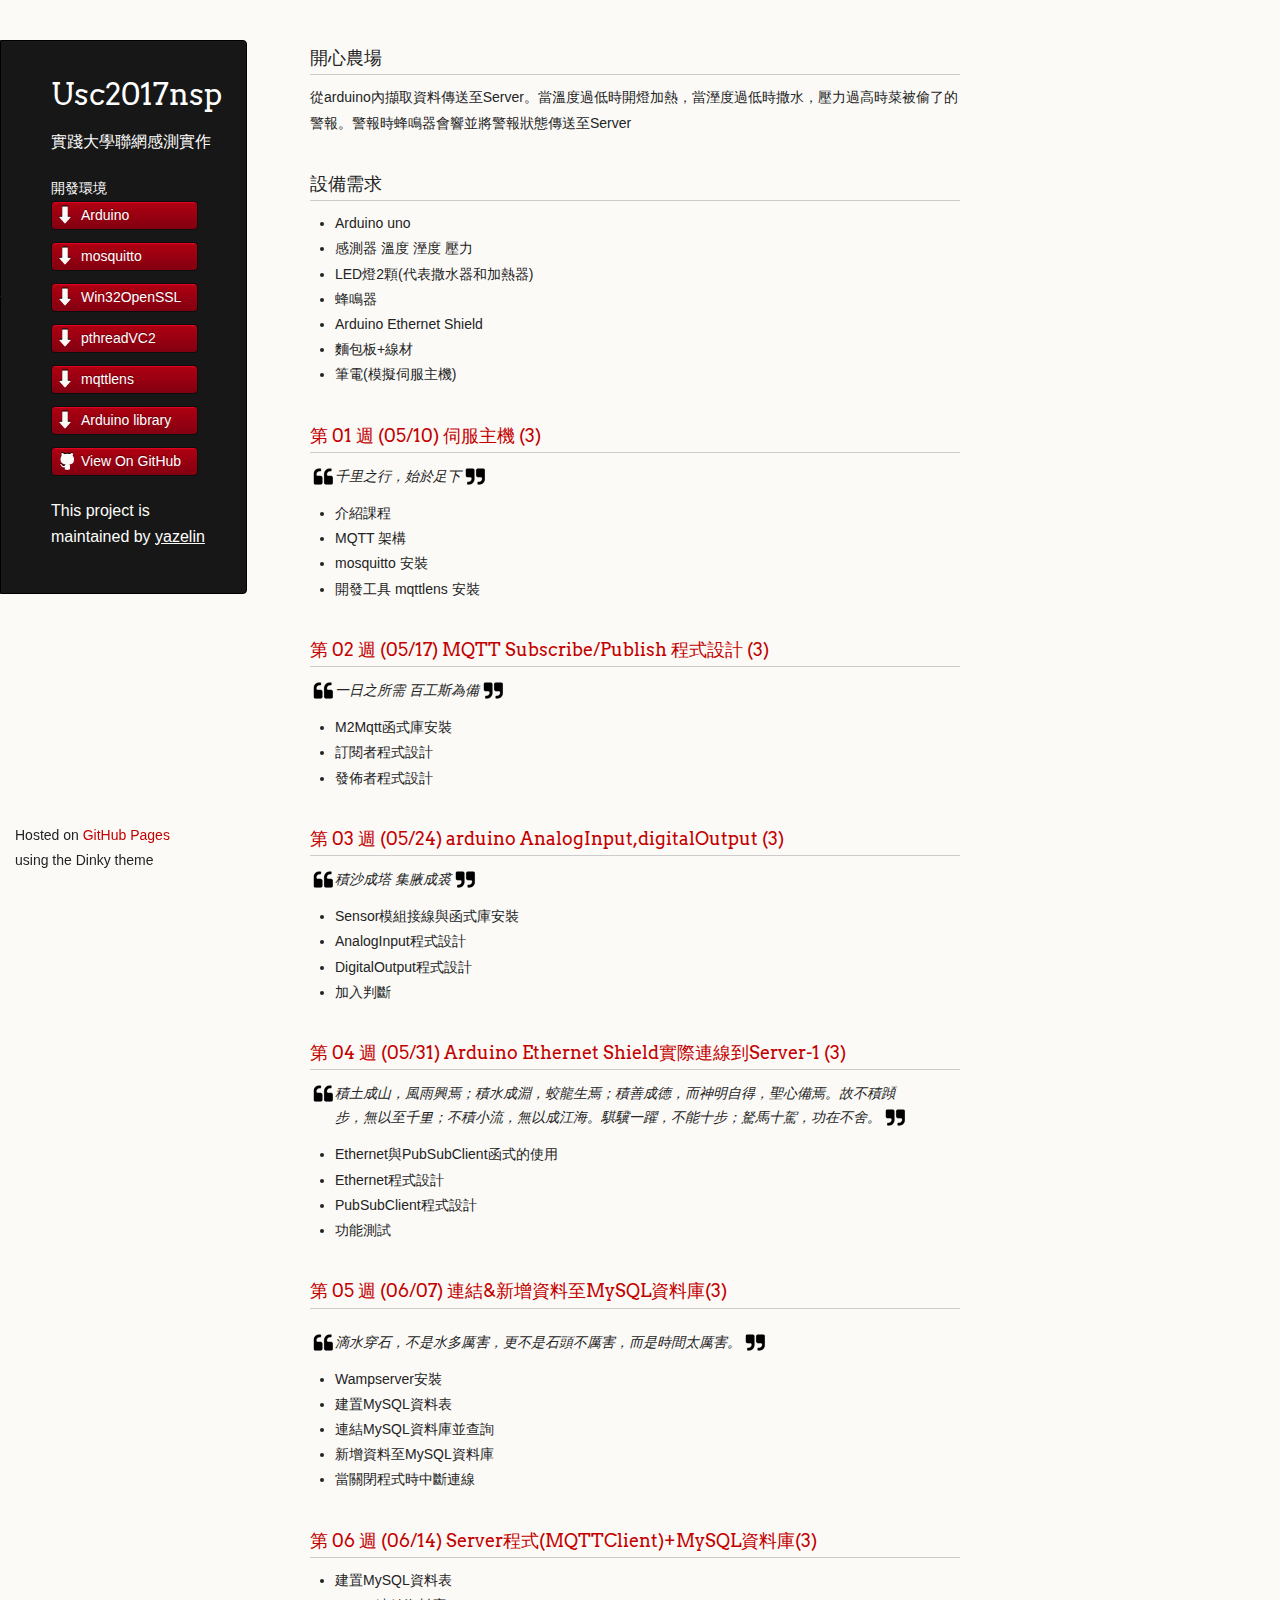
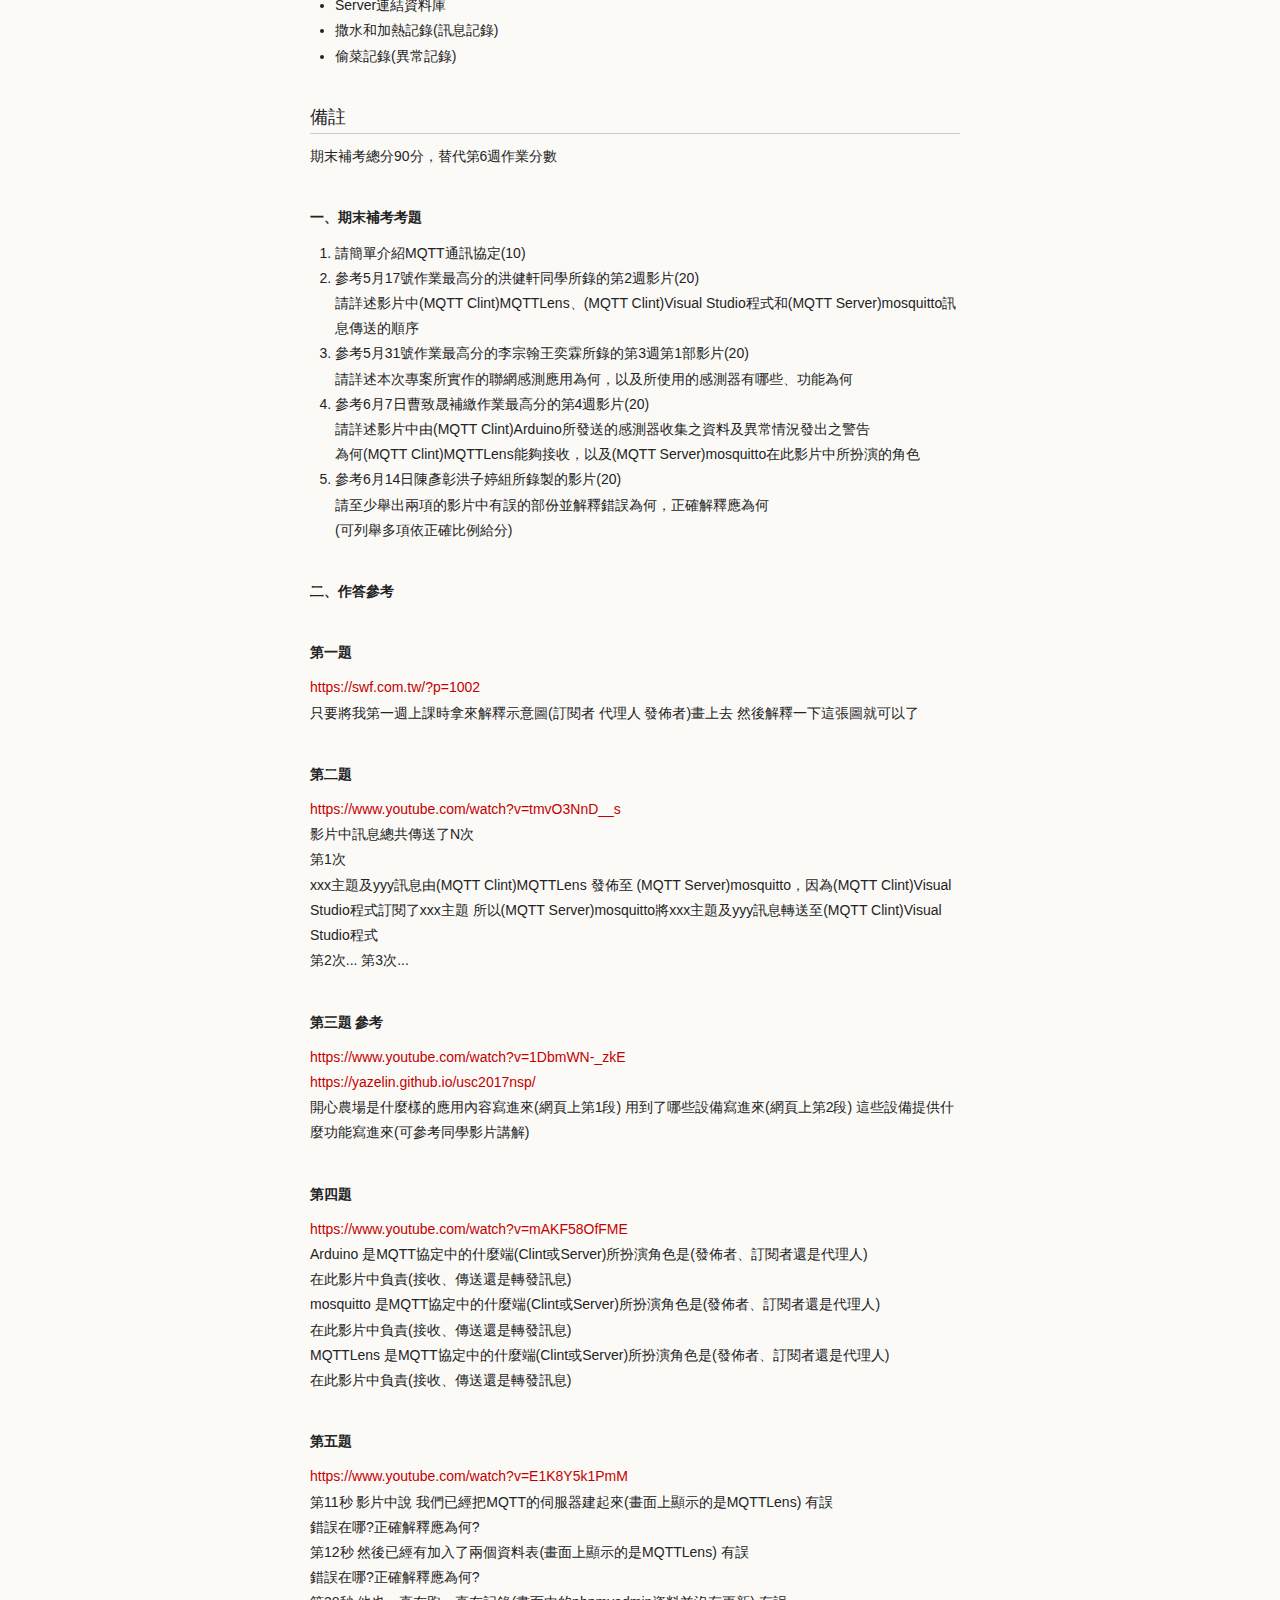
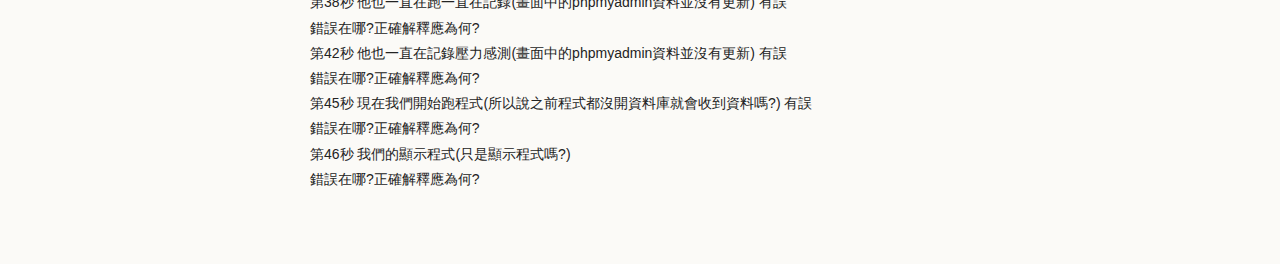
<file: index.html>
<!doctype html>
<html>
	<head>
		<meta charset="utf-8">
		<meta http-equiv="X-UA-Compatible" content="chrome=1">
		<title>Usc2017nsp by yazelin</title>

		<link rel="stylesheet" href="stylesheets/styles.css">
		<link rel="stylesheet" href="stylesheets/github-light.css">
		<link rel="stylesheet" href="stylesheets/usc2017nsp.css">
		<script src="javascripts/scale.fix.js"></script>
		<meta name="viewport" content="width=device-width, initial-scale=1, user-scalable=no">
		<!--[if lt IE 9]>
		<script src="//html5shiv.googlecode.com/svn/trunk/html5.js"></script>
		<![endif]-->
	</head>
	<body>
		<div class="wrapper">
			<header>
				<h1 class="header">Usc2017nsp</h1>
				<p class="header">實踐大學聯網感測實作</p>

				開發環境
				<ul>
					<li class="download"><a class="buttons" href="https://www.arduino.cc/en/main/software">Arduino</a></li>
					<li class="download"><a class="buttons" href="https://mosquitto.org/download/">mosquitto</a></li>
					<li class="download"><a class="buttons" href="http://slproweb.com/download/Win32OpenSSL_Light-1_0_2k.exe">Win32OpenSSL</a></li>
					<li class="download"><a class="buttons" href="ftp://sources.redhat.com/pub/pthreads-win32/dll-latest/dll/x86/pthreadVC2.dll">pthreadVC2</a></li>
					<li class="download"><a class="buttons" href="https://chrome.google.com/webstore/detail/mqttlens/hemojaaeigabkbcookmlgmdigohjobjm?hl=zh-TW">mqttlens</a></li>
					<li class="download"><a class="buttons" href="./share/library.zip">Arduino library</a></li>
					
					<li><a class="buttons github" href="https://github.com/yazelin/usc2017nsp">View On GitHub</a></li>
				</ul>

				<p class="header">This project is maintained by <a class="header name" href="https://github.com/yazelin">yazelin</a></p>
				
			</header>
			<section>
			
				<h3>開心農場</h3>
					<p>從arduino內擷取資料傳送至Server。當溫度過低時開燈加熱，當溼度過低時撒水，壓力過高時菜被偷了的警報。警報時蜂鳴器會響並將警報狀態傳送至Server</p>
				<h3>設備需求</h3>
				<ul>
					<li>Arduino uno</li>
					<li>感測器 溫度 溼度 壓力</li>
					<li>LED燈2顆(代表撒水器和加熱器)</li>
					<li>蜂鳴器</li>
					<li>Arduino Ethernet Shield</li>
					<li>麵包板+線材</li>
					<li>筆電(模擬伺服主機)</li>
				</ul>
					
				<h3><a href="./week1.html">第 01 週 (05/10) 伺服主機 (3)</a></h3>
					<blockquote class="blockquote">
					千里之行，始於足下
					</blockquote>
				<ul>
					<li>介紹課程</li>
					<li>MQTT 架構</li>
					<li>mosquitto 安裝</li>
					<li>開發工具 mqttlens 安裝</li>
				</ul>
				<h3><a href="./week2.html">第 02 週 (05/17) MQTT Subscribe/Publish 程式設計 (3)</a></h3>
				<blockquote class="blockquote">
					一日之所需 百工斯為備
				</blockquote>
				<ul>
					<li>M2Mqtt函式庫安裝</li>
					<li>訂閱者程式設計</li>
					<li>發佈者程式設計</li>
				</ul>
				<h3><a href="./week3.html">第 03 週 (05/24) arduino AnalogInput,digitalOutput (3)</a></h3>
				<blockquote class="blockquote">
					積沙成塔 集腋成裘
				</blockquote>
				<ul>
					<li>Sensor模組接線與函式庫安裝</li>
					<li>AnalogInput程式設計</li>
					<li>DigitalOutput程式設計</li>
					<li>加入判斷</li>
				</ul>
				<h3><a href="./week4.html">第 04 週 (05/31) Arduino Ethernet Shield實際連線到Server-1 (3)</a></h3>
				<blockquote class="blockquote">
					積土成山，風雨興焉；積水成淵，蛟龍生焉；積善成德，而神明自得，聖心備焉。故不積蹞步，無以至千里；不積小流，無以成江海。騏驥一躍，不能十步；駑馬十駕，功在不舍。
				</blockquote>
				<ul>
					<li>Ethernet與PubSubClient函式的使用</li>
					<li>Ethernet程式設計</li>
					<li>PubSubClient程式設計</li>
					<li>功能測試</li>
				</ul>
				<h3><a href="./week5.html">第 05 週 (06/07) 連結&新增資料至MySQL資料庫(3) </a></h3>
				<p>
				<blockquote class="blockquote">
					滴水穿石，不是水多厲害，更不是石頭不厲害，而是時間太厲害。
				</blockquote>				
				<ul>
					<li>Wampserver安裝</li>
					<li>建置MySQL資料表</li>
					<li>連結MySQL資料庫並查詢</li>
					<li>新增資料至MySQL資料庫</li>
					<li>當關閉程式時中斷連線</li>
				</ul>
				<h3><a href="./week6.html">第 06 週 (06/14) Server程式(MQTTClient)+MySQL資料庫(3)</a></h3>				
				<ul>
					<li>建置MySQL資料表 </li>
					<li>Server連結資料庫 </li>
					<li>撒水和加熱記錄(訊息記錄)</li>
					<li>偷菜記錄(異常記錄)</li>
				</ul>
				<h3>備註</h3>
				<p>期末補考總分90分，替代第6週作業分數
					<h4>一、期末補考考題</h4>
					<ol>
						<li>請簡單介紹MQTT通訊協定(10)</li>
						<li>參考5月17號作業最高分的洪健軒同學所錄的第2週影片(20)<br/>
							
							請詳述影片中(MQTT Clint)MQTTLens、(MQTT Clint)Visual Studio程式和(MQTT Server)mosquitto訊息傳送的順序</li>
						<li>參考5月31號作業最高分的李宗翰王奕霖所錄的第3週第1部影片(20)<br/>
							
							請詳述本次專案所實作的聯網感測應用為何，以及所使用的感測器有哪些、功能為何</li>
						<li>參考6月7日曹致晟補繳作業最高分的第4週影片(20)<br/>
							
							請詳述影片中由(MQTT Clint)Arduino所發送的感測器收集之資料及異常情況發出之警告<br/>
							為何(MQTT Clint)MQTTLens能夠接收，以及(MQTT Server)mosquitto在此影片中所扮演的角色</li>
						<li>參考6月14日陳彥彰洪子婷組所錄製的影片(20)<br/>
							
							請至少舉出兩項的影片中有誤的部份並解釋錯誤為何，正確解釋應為何<br/>
							(可列舉多項依正確比例給分)</li>
					</ol>
					<h4>二、作答參考</h4>
					<p>
						<h5>第一題</h5>
						<a href="https://swf.com.tw/?p=1002">https://swf.com.tw/?p=1002</a><br/>
						只要將我第一週上課時拿來解釋示意圖(訂閱者 代理人 發佈者)畫上去
						然後解釋一下這張圖就可以了
						

						<h5>第二題</h5>
						<a href="https://www.youtube.com/watch?v=tmvO3NnD__s">https://www.youtube.com/watch?v=tmvO3NnD__s</a><br/>
						影片中訊息總共傳送了N次<br/>
						第1次<br/>
						xxx主題及yyy訊息由(MQTT Clint)MQTTLens 發佈至 (MQTT Server)mosquitto，因為(MQTT Clint)Visual Studio程式訂閱了xxx主題 所以(MQTT Server)mosquitto將xxx主題及yyy訊息轉送至(MQTT Clint)Visual Studio程式<br/>
						第2次...
						第3次...

						<h5>第三題 參考</h5>
						<a href="https://www.youtube.com/watch?v=1DbmWN-_zkE">https://www.youtube.com/watch?v=1DbmWN-_zkE</a><br/>
						<a href="https://yazelin.github.io/usc2017nsp/">https://yazelin.github.io/usc2017nsp/</a><br/>
						開心農場是什麼樣的應用內容寫進來(網頁上第1段)
						用到了哪些設備寫進來(網頁上第2段)
						這些設備提供什麼功能寫進來(可參考同學影片講解)


						<h5>第四題</h5>
						<a href="https://www.youtube.com/watch?v=mAKF58OfFME">https://www.youtube.com/watch?v=mAKF58OfFME</a><br/>
						Arduino 是MQTT協定中的什麼端(Clint或Server)所扮演角色是(發佈者、訂閱者還是代理人)<br/>
						在此影片中負責(接收、傳送還是轉發訊息)<br/>
						mosquitto 是MQTT協定中的什麼端(Clint或Server)所扮演角色是(發佈者、訂閱者還是代理人)<br/>
						在此影片中負責(接收、傳送還是轉發訊息)<br/>
						MQTTLens 是MQTT協定中的什麼端(Clint或Server)所扮演角色是(發佈者、訂閱者還是代理人)<br/>
						在此影片中負責(接收、傳送還是轉發訊息)<br/>


						<h5>第五題</h5>
						<a href="https://www.youtube.com/watch?v=E1K8Y5k1PmM">https://www.youtube.com/watch?v=E1K8Y5k1PmM</a><br/>
						第11秒 影片中說 我們已經把MQTT的伺服器建起來(畫面上顯示的是MQTTLens) 有誤<br/>
						錯誤在哪?正確解釋應為何?<br/>
						第12秒 然後已經有加入了兩個資料表(畫面上顯示的是MQTTLens) 有誤<br/>
						錯誤在哪?正確解釋應為何?<br/>
						第38秒 他也一直在跑一直在記錄(畫面中的phpmyadmin資料並沒有更新) 有誤<br/>
						錯誤在哪?正確解釋應為何?<br/>
						第42秒 他也一直在記錄壓力感測(畫面中的phpmyadmin資料並沒有更新) 有誤<br/>
						錯誤在哪?正確解釋應為何?<br/>
						第45秒 現在我們開始跑程式(所以說之前程式都沒開資料庫就會收到資料嗎?) 有誤<br/>
						錯誤在哪?正確解釋應為何?<br/>
						第46秒 我們的顯示程式(只是顯示程式嗎?)<br/>
						錯誤在哪?正確解釋應為何?
					</p>
				</p>
				
			</section>
			<footer>
				<p><small>Hosted on <a href="https://pages.github.com">GitHub Pages</a> using the Dinky theme</small></ul>
			</footer>
		</div>
		<!--[if !IE]><script>fixScale(document);</script><![endif]-->
			
	</body>
</html>
</file>
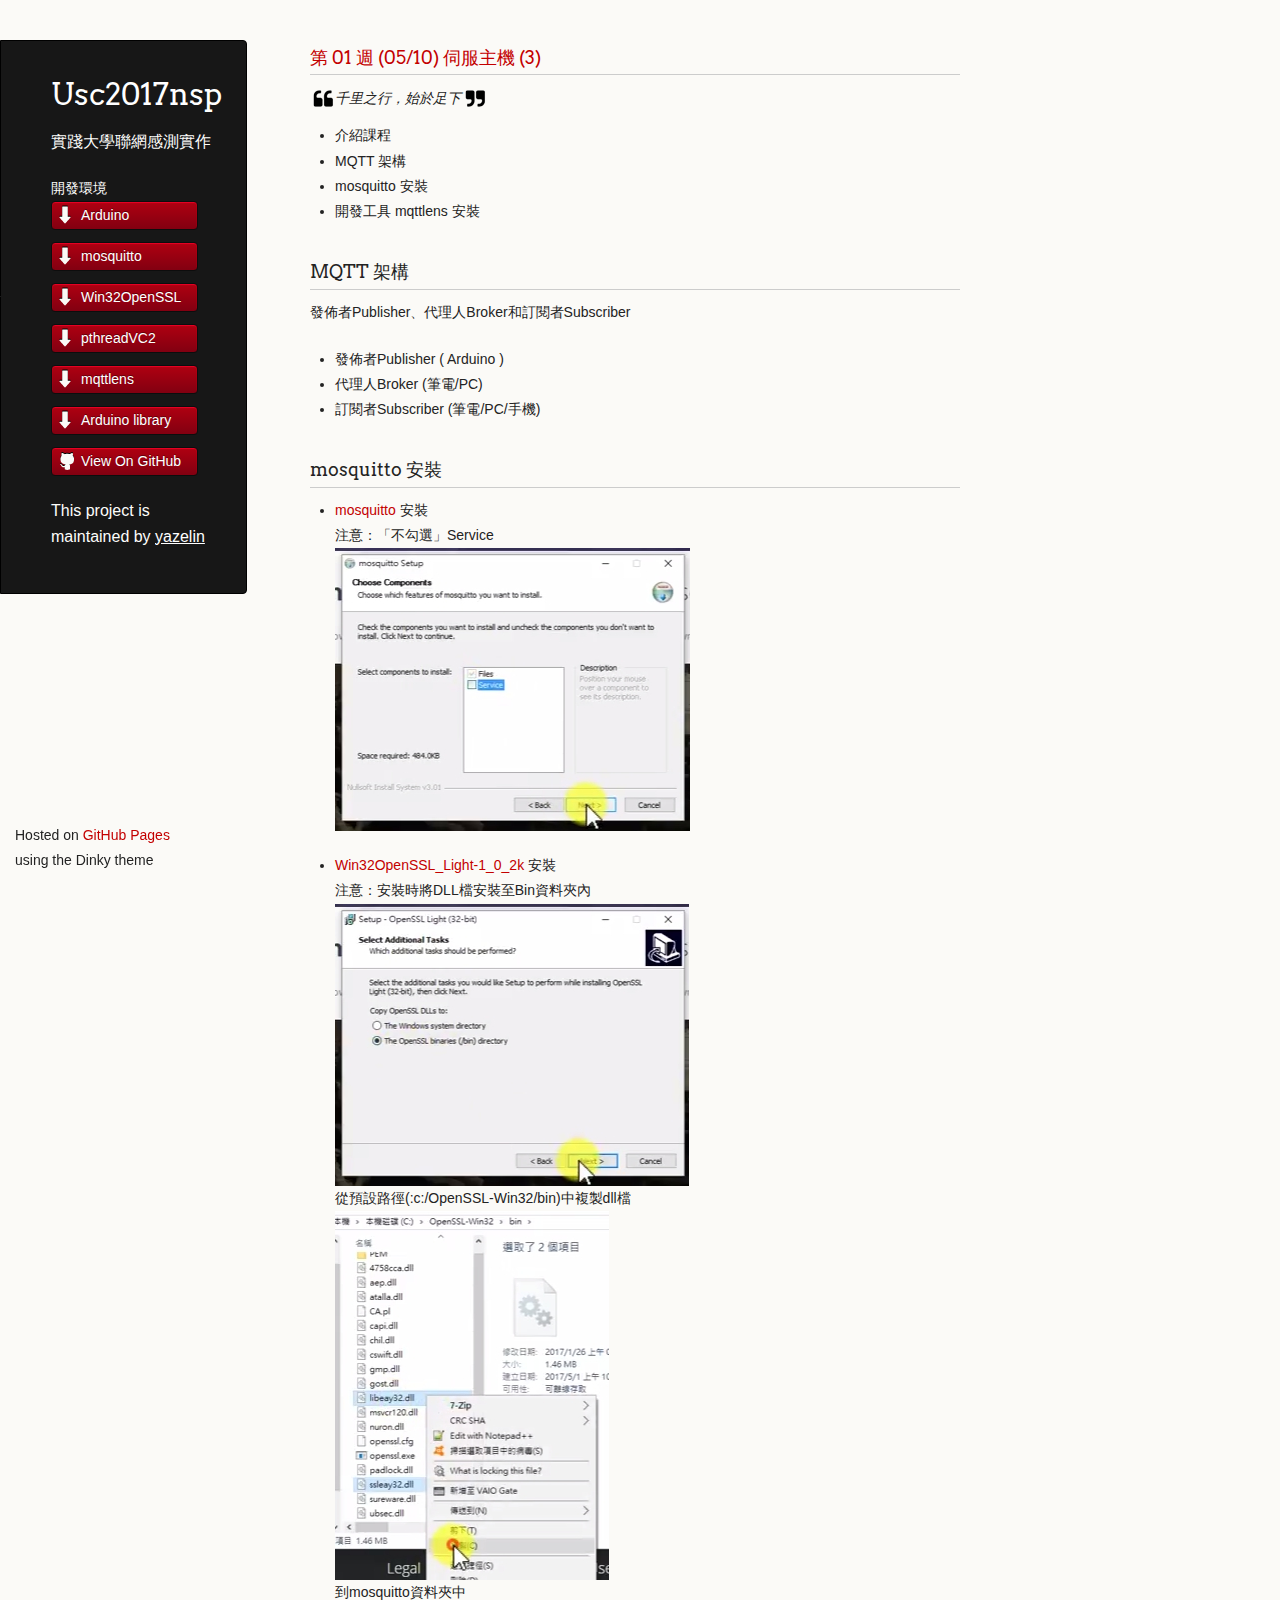
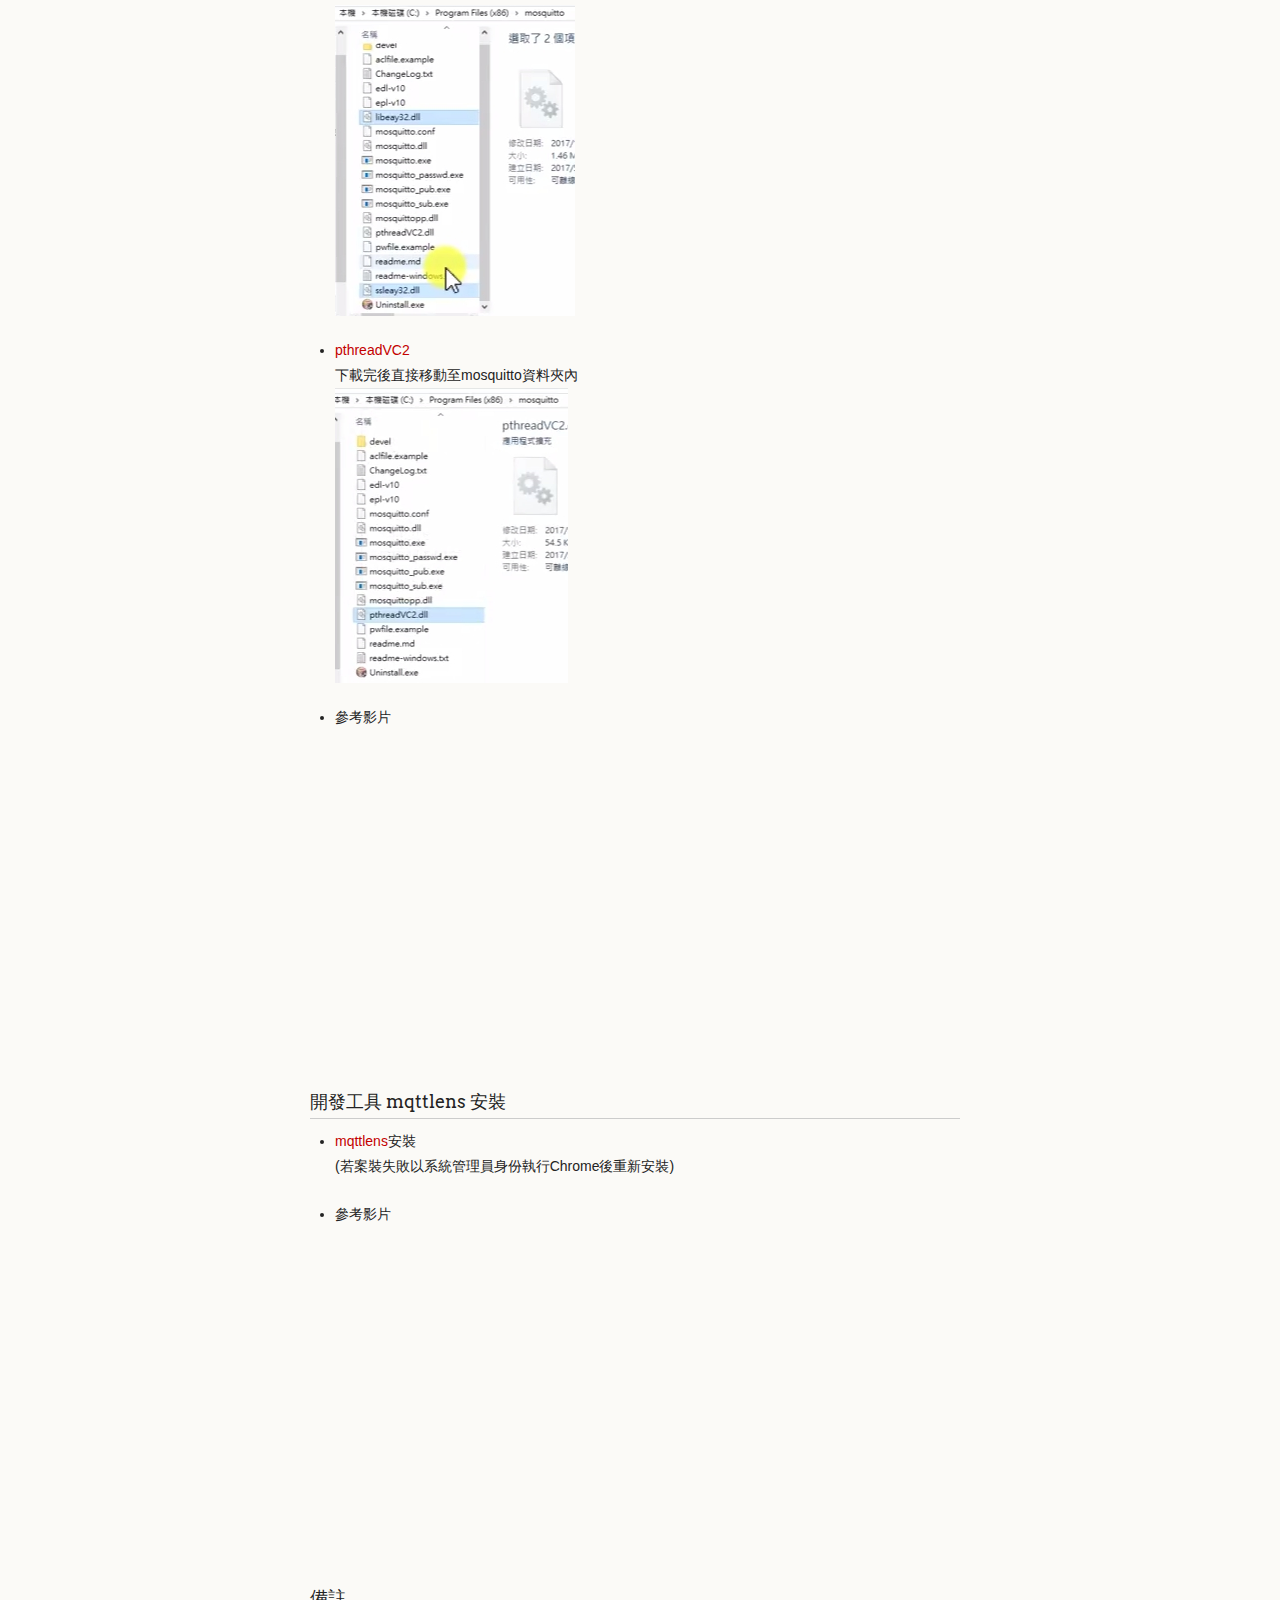
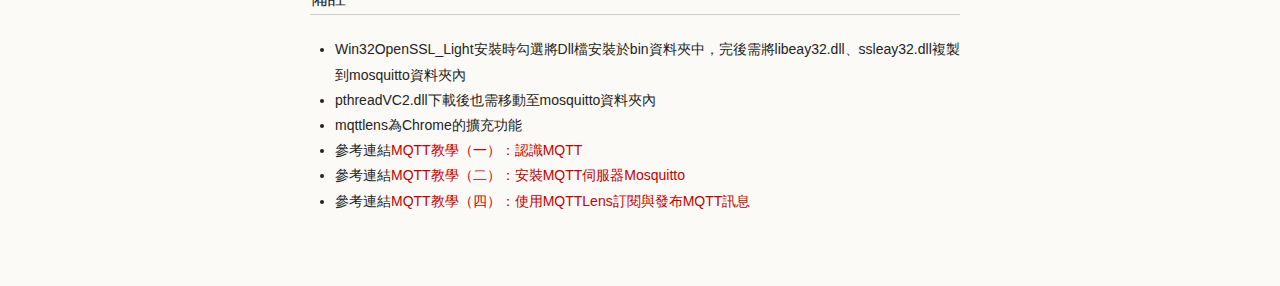
<file: week1.html>
<!doctype html>
<html>
	<head>
		<meta charset="utf-8">
		<meta http-equiv="X-UA-Compatible" content="chrome=1">
		<title>Usc2017nsp by yazelin</title>

		<link rel="stylesheet" href="stylesheets/styles.css">
		<link rel="stylesheet" href="stylesheets/github-light.css">
		<link rel="stylesheet" href="stylesheets/usc2017nsp.css">
		<script src="javascripts/scale.fix.js"></script>
		<meta name="viewport" content="width=device-width, initial-scale=1, user-scalable=no">
		<!--[if lt IE 9]>
		<script src="//html5shiv.googlecode.com/svn/trunk/html5.js"></script>
		<![endif]-->
	</head>
	<body>
		<div class="wrapper">
			<header>
				<h1 class="header"><a href="./index.html">Usc2017nsp</a></h1>
				<p class="header">實踐大學聯網感測實作</p>

				開發環境
				<ul>
					<li class="download"><a class="buttons" href="https://www.arduino.cc/en/main/software">Arduino</a></li>
					<li class="download"><a class="buttons" href="https://mosquitto.org/download/">mosquitto</a></li>
					<li class="download"><a class="buttons" href="http://slproweb.com/download/Win32OpenSSL_Light-1_0_2k.exe">Win32OpenSSL</a></li>
					<li class="download"><a class="buttons" href="ftp://sources.redhat.com/pub/pthreads-win32/dll-latest/dll/x86/pthreadVC2.dll">pthreadVC2</a></li>
					<li class="download"><a class="buttons" href="https://chrome.google.com/webstore/detail/mqttlens/hemojaaeigabkbcookmlgmdigohjobjm?hl=zh-TW">mqttlens</a></li>
					<li class="download"><a class="buttons" href="./share/library.zip">Arduino library</a></li>
					
					<li><a class="buttons github" href="https://github.com/yazelin/usc2017nsp">View On GitHub</a></li>
				</ul>

				<p class="header">This project is maintained by <a class="header name" href="https://github.com/yazelin">yazelin</a></p>
				
			</header>
			<section>
				<h3><a href="./week1.html">第 01 週 (05/10) 伺服主機 (3)</a></h3>
					<blockquote class="blockquote">
					千里之行，始於足下
					</blockquote>
				<ul>
					<li>介紹課程</li>
					<li>MQTT 架構</li>
					<li>mosquitto 安裝</li>
					<li>開發工具 mqttlens 安裝</li>
				</ul>
				
				<h3>MQTT 架構</h3>
				<p>發佈者Publisher、代理人Broker和訂閱者Subscriber</p>
				<ul>
					<li>發佈者Publisher ( Arduino )</li>
					<li>代理人Broker (筆電/PC) </li>
					<li>訂閱者Subscriber (筆電/PC/手機) </li>
				</ul>
				
				<h3>mosquitto 安裝</h3>
					<ul>
						<li><a href="https://mosquitto.org/download/">mosquitto</a> 安裝
						<p>注意：「不勾選」Service<br/><img src="./images/DisableService.jpg"></p></li>
						<li><a href="http://slproweb.com/download/Win32OpenSSL_Light-1_0_2k.exe">Win32OpenSSL_Light-1_0_2k</a> 安裝
						<p>注意：安裝時將DLL檔安裝至Bin資料夾內<br/><img src="./images/DLLtoBinFolder.jpg"><br/>
						從預設路徑(:c:/OpenSSL-Win32/bin)中複製dll檔<br/><img src="./images/copyOpenSSL-1.jpg"><br/>
						到mosquitto資料夾中<br/><img src="./images/copyOpenSSL-2.jpg"></p></li>
						<li><a href="ftp://sources.redhat.com/pub/pthreads-win32/dll-latest/dll/x86/pthreadVC2.dll">pthreadVC2</a>
						<p>下載完後直接移動至mosquitto資料夾內<br/><img src="./images/copyPThead.jpg"></p></li>
						<li>參考影片<br/>
						<iframe width="560" height="315" src="https://www.youtube.com/embed/QTpAAPk679Y" frameborder="0" allowfullscreen></iframe></li>
					</ul>
				
				<h3>開發工具 mqttlens 安裝</h3>				
					<ul>
						<li><a href="https://chrome.google.com/webstore/detail/mqttlens/hemojaaeigabkbcookmlgmdigohjobjm?hl=zh-TW">mqttlens</a>安裝
						<p>(若案裝失敗以系統管理員身份執行Chrome後重新安裝)</p></li>
						<li>參考影片<br/>
						<iframe width="560" height="315" src="https://www.youtube.com/embed/fVAQbiBO9jc" frameborder="0" allowfullscreen></iframe>
						</li>
					</ul>
				<h3>備註</h3>
				<p>
					<ul>
						<li>Win32OpenSSL_Light安裝時勾選將Dll檔安裝於bin資料夾中，完後需將libeay32.dll、ssleay32.dll複製到mosquitto資料夾內</li>
						<li>pthreadVC2.dll下載後也需移動至mosquitto資料夾內</li>
						<li>mqttlens為Chrome的擴充功能</li>
						<li>參考連結<a href="https://swf.com.tw/?p=1002">MQTT教學（一）：認識MQTT</a></li>
						<li>參考連結<a href="https://swf.com.tw/?p=1005">MQTT教學（二）：安裝MQTT伺服器Mosquitto</a></li>
						<li>參考連結<a href="https://swf.com.tw/?p=1009">MQTT教學（四）：使用MQTTLens訂閱與發布MQTT訊息</a></li>
					</ul>
				</p>
			</section>
			<footer>
				<p><small>Hosted on <a href="https://pages.github.com">GitHub Pages</a> using the Dinky theme</small></ul>
			</footer>
		</div>
		<!--[if !IE]><script>fixScale(document);</script><![endif]-->
			
	</body>
</html>
</file>
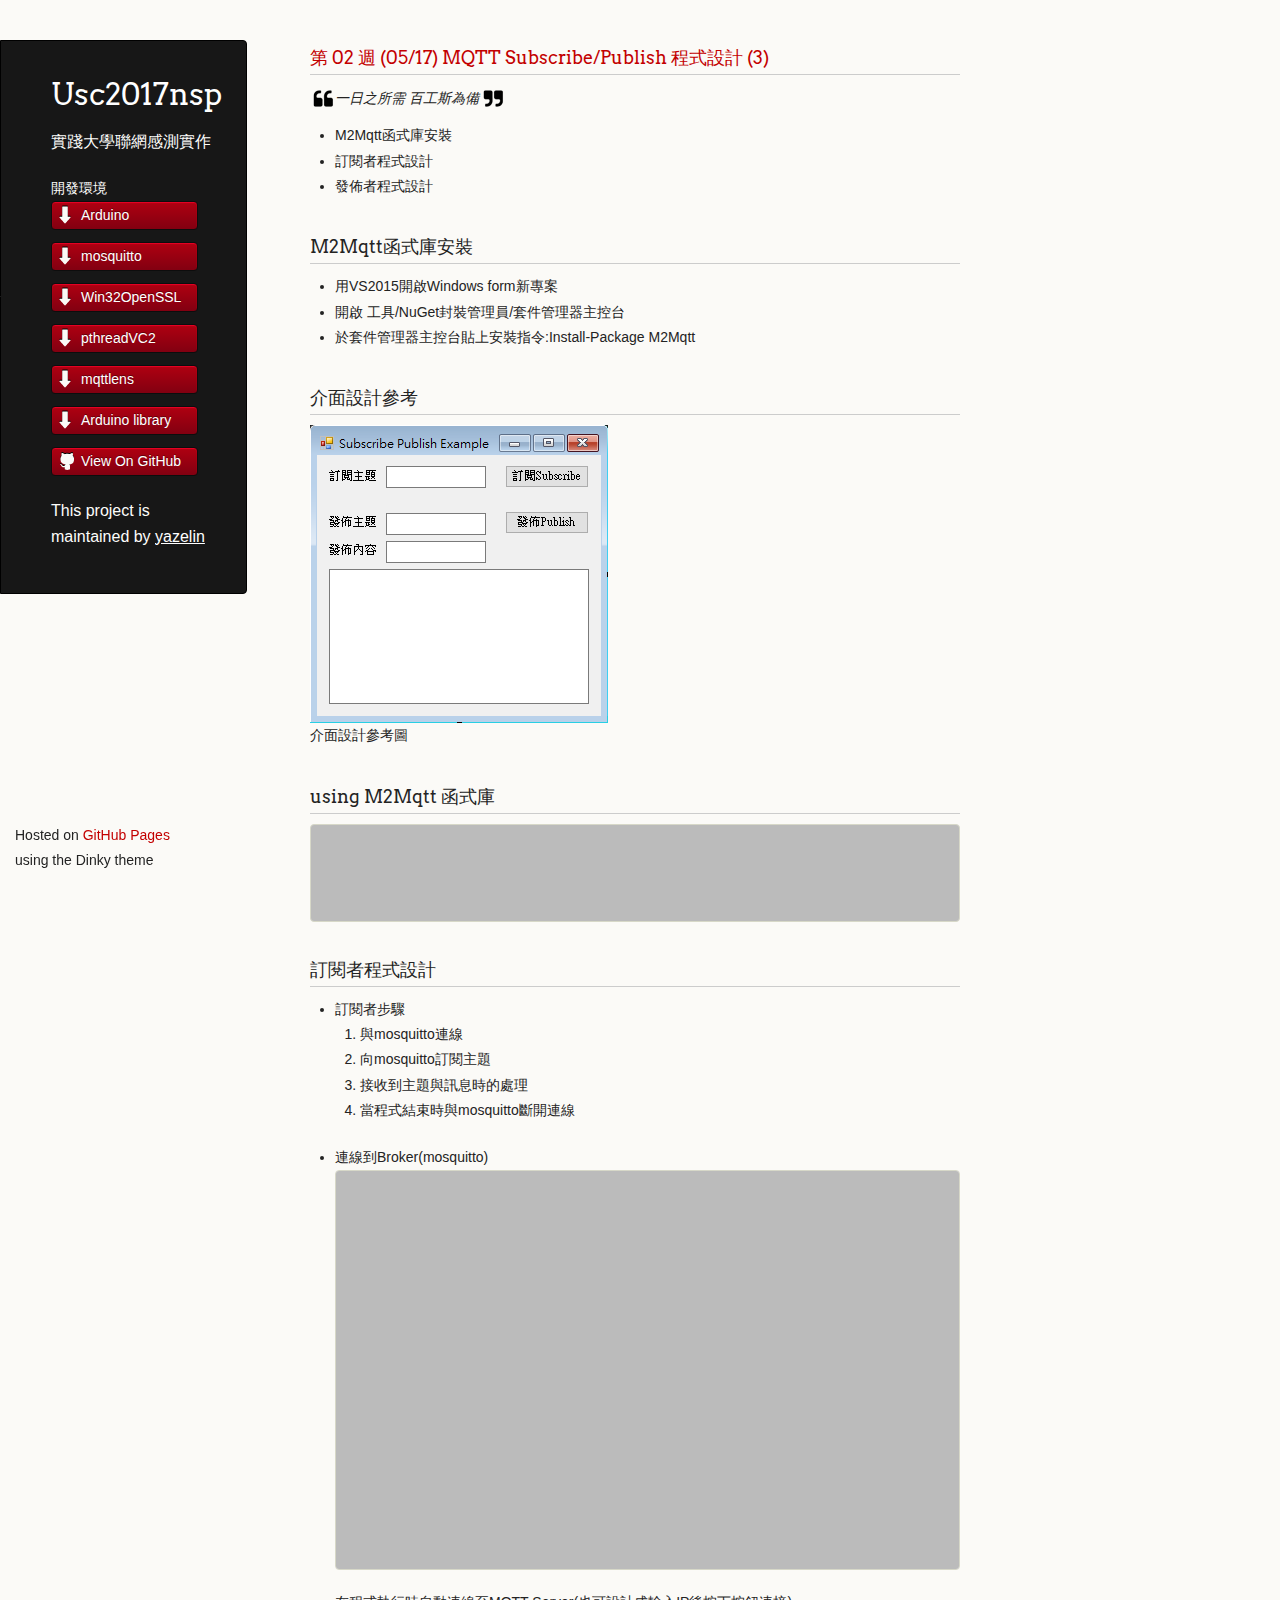
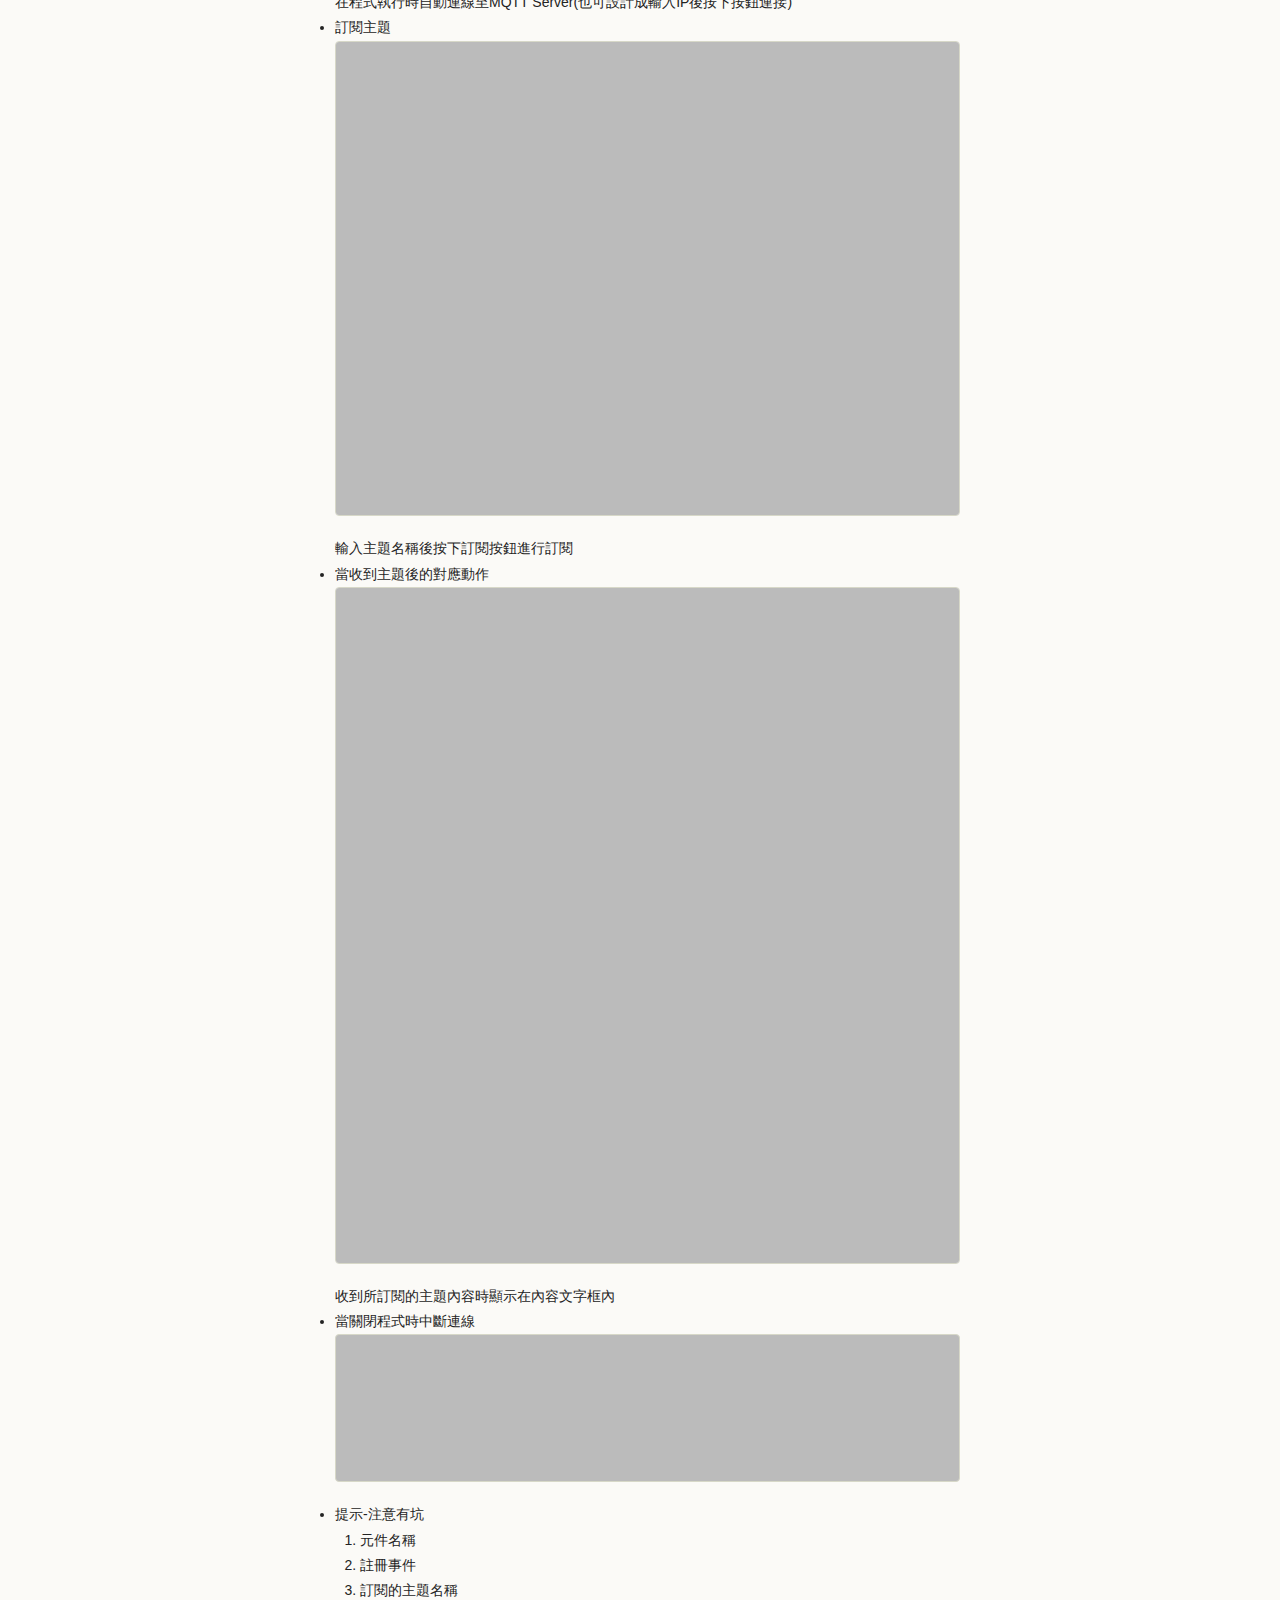
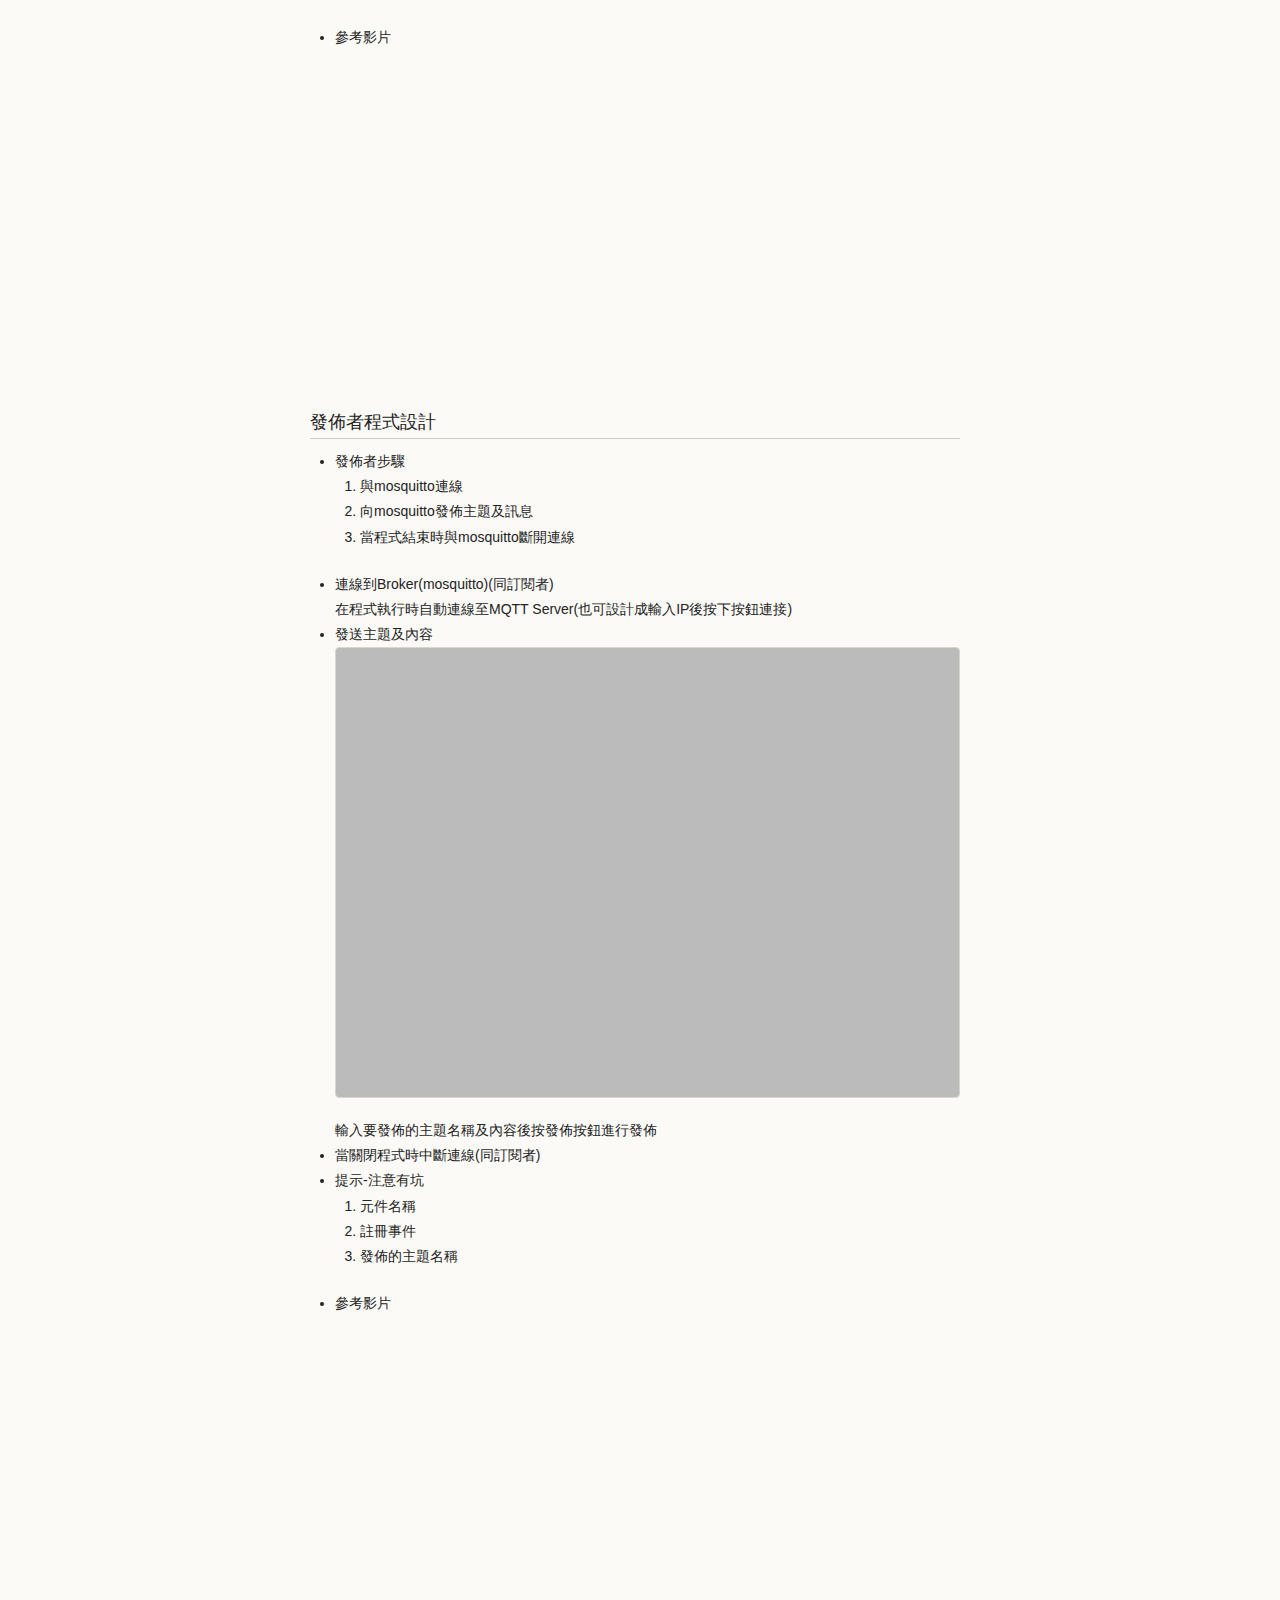
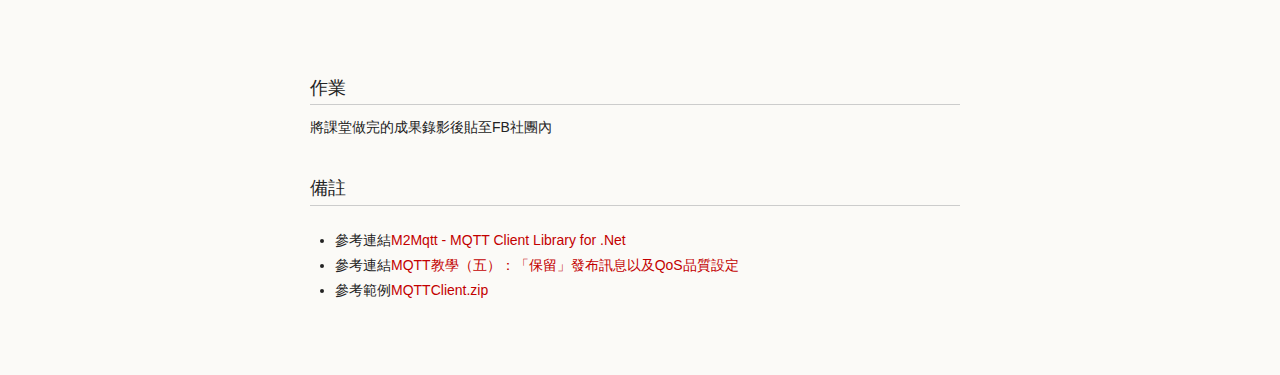
<file: week2.html>
<!doctype html>
<html>
	<head>
		<meta charset="utf-8">
		<meta http-equiv="X-UA-Compatible" content="chrome=1">
		<title>Usc2017nsp by yazelin</title>

		<link rel="stylesheet" href="stylesheets/styles.css">
		<link rel="stylesheet" href="stylesheets/github-light.css">
		<script src="javascripts/scale.fix.js"></script>
		
		<link rel="stylesheet" type="text/css" href="stylesheets/monokai.css" media="screen">
		<script src="javascripts/rainbow-custom.min.js"></script>
		<script src="javascripts/csharp.js"></script>

		<link rel="stylesheet" href="stylesheets/usc2017nsp.css">
		<meta name="viewport" content="width=device-width, initial-scale=1, user-scalable=no">
		<!--[if lt IE 9]>
		<script src="//html5shiv.googlecode.com/svn/trunk/html5.js"></script>
		<![endif]-->
	</head>
	<body>
		<div class="wrapper">
			<header>
				<h1 class="header"><a href="./index.html">Usc2017nsp</a></h1>
				<p class="header">實踐大學聯網感測實作</p>

				開發環境
				<ul>
					<li class="download"><a class="buttons" href="https://www.arduino.cc/en/main/software">Arduino</a></li>
					<li class="download"><a class="buttons" href="https://mosquitto.org/download/">mosquitto</a></li>
					<li class="download"><a class="buttons" href="http://slproweb.com/download/Win32OpenSSL_Light-1_0_2k.exe">Win32OpenSSL</a></li>
					<li class="download"><a class="buttons" href="ftp://sources.redhat.com/pub/pthreads-win32/dll-latest/dll/x86/pthreadVC2.dll">pthreadVC2</a></li>
					<li class="download"><a class="buttons" href="https://chrome.google.com/webstore/detail/mqttlens/hemojaaeigabkbcookmlgmdigohjobjm?hl=zh-TW">mqttlens</a></li>
					<li class="download"><a class="buttons" href="./share/library.zip">Arduino library</a></li>
					
					<li><a class="buttons github" href="https://github.com/yazelin/usc2017nsp">View On GitHub</a></li>
				</ul>

				<p class="header">This project is maintained by <a class="header name" href="https://github.com/yazelin">yazelin</a></p>
				
			</header>
			<section>
				<h3><a href="./week2.html">第 02 週 (05/17) MQTT Subscribe/Publish 程式設計 (3)</a></h3>
					<blockquote class="blockquote">
					一日之所需 百工斯為備
					</blockquote>				
				<ul>
					<li>M2Mqtt函式庫安裝</li>
					<li>訂閱者程式設計</li>
					<li>發佈者程式設計</li>
				</ul>
				
				<h3>M2Mqtt函式庫安裝</h3>
				<ul>
					<li>用VS2015開啟Windows form新專案</li>
					<li>開啟 工具/NuGet封裝管理員/套件管理器主控台</li>
					<li>於套件管理器主控台貼上安裝指令:Install-Package M2Mqtt</li>
				</ul>
				<h3>介面設計參考</h3>
				<p><img src="./images/formExample.png"><br/>
				介面設計參考圖</p>
				<h3>using M2Mqtt 函式庫</h3>
<pre><code data-language="csharp">// including the M2Mqtt Library
using uPLibrary.Networking.M2Mqtt;
using uPLibrary.Networking.M2Mqtt.Messages;</code></pre>
				<h3>訂閱者程式設計</h3>
				<ul>
					<li>訂閱者步驟
						<ol>
							<li>與mosquitto連線</li>
							<li>向mosquitto訂閱主題</li>
							<li>接收到主題與訊息時的處理</li>
							<li>當程式結束時與mosquitto斷開連線</li>
						</ol>
					</li>
					<li>連線到Broker(mosquitto)<br/>
<pre><code data-language="csharp">//在public partial class Form1 : Form { } 中加入下面3個宣告
delegate void SetTextCallback(string text);//用來更新UIText 的Callback

MqttClient client;//MqttClient
string clientId;//連線時所用的ClientID


//當視窗載入時觸發
private void Form1_Load(object sender, EventArgs e)
{
	client = new MqttClient("localhost");//MQTTServer在本機
	client.MqttMsgPublishReceived += client_MqttMsgPublishReceived;//當接收到訊息時處理函式
	clientId = Guid.NewGuid().ToString();//取得唯一碼
	client.Connect(clientId);//建立連線
}</code></pre>
					在程式執行時自動連線至MQTT Server(也可設計成輸入IP後按下按鈕連接)</li>
					<li>訂閱主題<br/>
<pre><code data-language="csharp">//按下訂閱按鈕時觸發
private void btnSubscribe_Click(object sender, EventArgs e)
{	//若有輸入訂閱主題
	if (txtTopicSubscribe.Text != "")
	{
		//自訂完整主題名稱
		string Topic = "IoT/" + txtTopicSubscribe.Text + "/test";

		//設定主題及傳送品質 0 ( 0, 1, 2 )
		client.Subscribe(new string[] { Topic }, new byte[] { 0 });   // we need arrays as parameters because we can subscribe to different topics with one call
		//清空接收文字框
		SetText("");
	}
	else
	{
		MessageBox.Show("必需輸入訂閱主題!");
	}
}</code></pre>
					輸入主題名稱後按下訂閱按鈕進行訂閱</li>
					<li>當收到主題後的對應動作<br/>
<pre><code data-language="csharp">// this code runs when a message was received
void client_MqttMsgPublishReceived(object sender, MqttMsgPublishEventArgs e)
{
	//收到的訊息內容以UTF8編碼
	string ReceivedMessage = Encoding.UTF8.GetString(e.Message);

	// we need this construction because the receiving code in the library and the UI with textbox run on different threads
	//將訊息寫進接收訊息框內，但因為MQTT接收的執行緒與UI執行緒不同，我們需要呼叫自訂的SetText函式做些處理
	SetText(ReceivedMessage);
}
//當不同執行緒在UI執行緒上需要更新數值時的處理
private void SetText(string text)
{
	// we need this construction because the receiving code in the library and the UI with textbox run on different threads
	if (this.RecText.InvokeRequired)
	{	//如果需要Invoke
		//設定CallBack,Invoke
		SetTextCallback d = new SetTextCallback(SetText);
		this.Invoke(d, new object[] { text });
	}
	else
	{
		//若不需要Invoke直接設定其值
		this.RecText.Text = text;
	}
}</code></pre>
					收到所訂閱的主題內容時顯示在內容文字框內</li>
					<li>當關閉程式時中斷連線
<pre><code data-language="csharp">//當視窗關閉時
private void Form1_FormClosing(object sender, FormClosingEventArgs e)
{
	client.Disconnect();//中斷連線
}</code></pre></li>
				<li>提示-注意有坑
					<ol>
						<li>元件名稱</li>
						<li>註冊事件</li>
						<li>訂閱的主題名稱</li>
					</ol>
				</li>
				<li>參考影片<br/>
				<iframe width="560" height="315" src="https://www.youtube.com/embed/b6ft5D7-XFw?list=PLYLTPJkULAAbEhyG4vmFtshd7Dat9NOBU" frameborder="0" allowfullscreen></iframe></li>
				</ul>
				<h3>發佈者程式設計</h3>	
				<ul>
					<li>發佈者步驟
						<ol>
							<li>與mosquitto連線</li>
							<li>向mosquitto發佈主題及訊息</li>
							<li>當程式結束時與mosquitto斷開連線</li>
						</ol>
					</li>
					<li>連線到Broker(mosquitto)(同訂閱者)<br/>
					在程式執行時自動連線至MQTT Server(也可設計成輸入IP後按下按鈕連接)</li>
					<li>發送主題及內容<br/>
<pre><code data-language="csharp">//按下發佈按鈕時觸發
private void btnPublish_Click(object sender, EventArgs e)
{
	//若有輸入發佈主題
	if (txtTopicPublish.Text != "")
	{
		//設定完整的發佈路徑
		string Topic = "IoT/" + txtTopicPublish.Text + "/test";

		//發佈主題、內容及設定傳送品質 QoS 0 ( 0, 1, 2 )
		client.Publish(Topic, Encoding.UTF8.GetBytes(txtPublish.Text), MqttMsgBase.QOS_LEVEL_AT_MOST_ONCE, true);
	}
	else
	{
		MessageBox.Show("必需輸入發佈主題!");
	}
}</code></pre>
					輸入要發佈的主題名稱及內容後按發佈按鈕進行發佈</li>
					<li>當關閉程式時中斷連線(同訂閱者)</li>
					<li>提示-注意有坑
						<ol>
							<li>元件名稱</li>
							<li>註冊事件</li>
							<li>發佈的主題名稱</li>
						</ol>
					</li>
					<li>參考影片<br/>
					<iframe width="560" height="315" src="https://www.youtube.com/embed/Smso7pxytow?list=PLYLTPJkULAAbEhyG4vmFtshd7Dat9NOBU" frameborder="0" allowfullscreen></iframe>
					</li>
				</ul>
				<h3>作業</h3>
				<p>將課堂做完的成果錄影後貼至FB社團內</p>
				<h3>備註</h3>
				<p>
					<ul>
						<li>參考連結<a href="https://www.nuget.org/packages/M2Mqtt/">M2Mqtt - MQTT Client Library for .Net</a></li>
						<li>參考連結<a href="https://swf.com.tw/?p=1015">MQTT教學（五）：「保留」發布訊息以及QoS品質設定</a></li>
						<li>參考範例<a href="./share/MQTTClient.zip">MQTTClient.zip</a></li>
					</ul>
				</p>
			</section>
			<footer>
				<p><small>Hosted on <a href="https://pages.github.com">GitHub Pages</a> using the Dinky theme</small></ul>
			</footer>
		</div>
		<!--[if !IE]><script>fixScale(document);</script><![endif]-->
			
	</body>
</html>
</file>
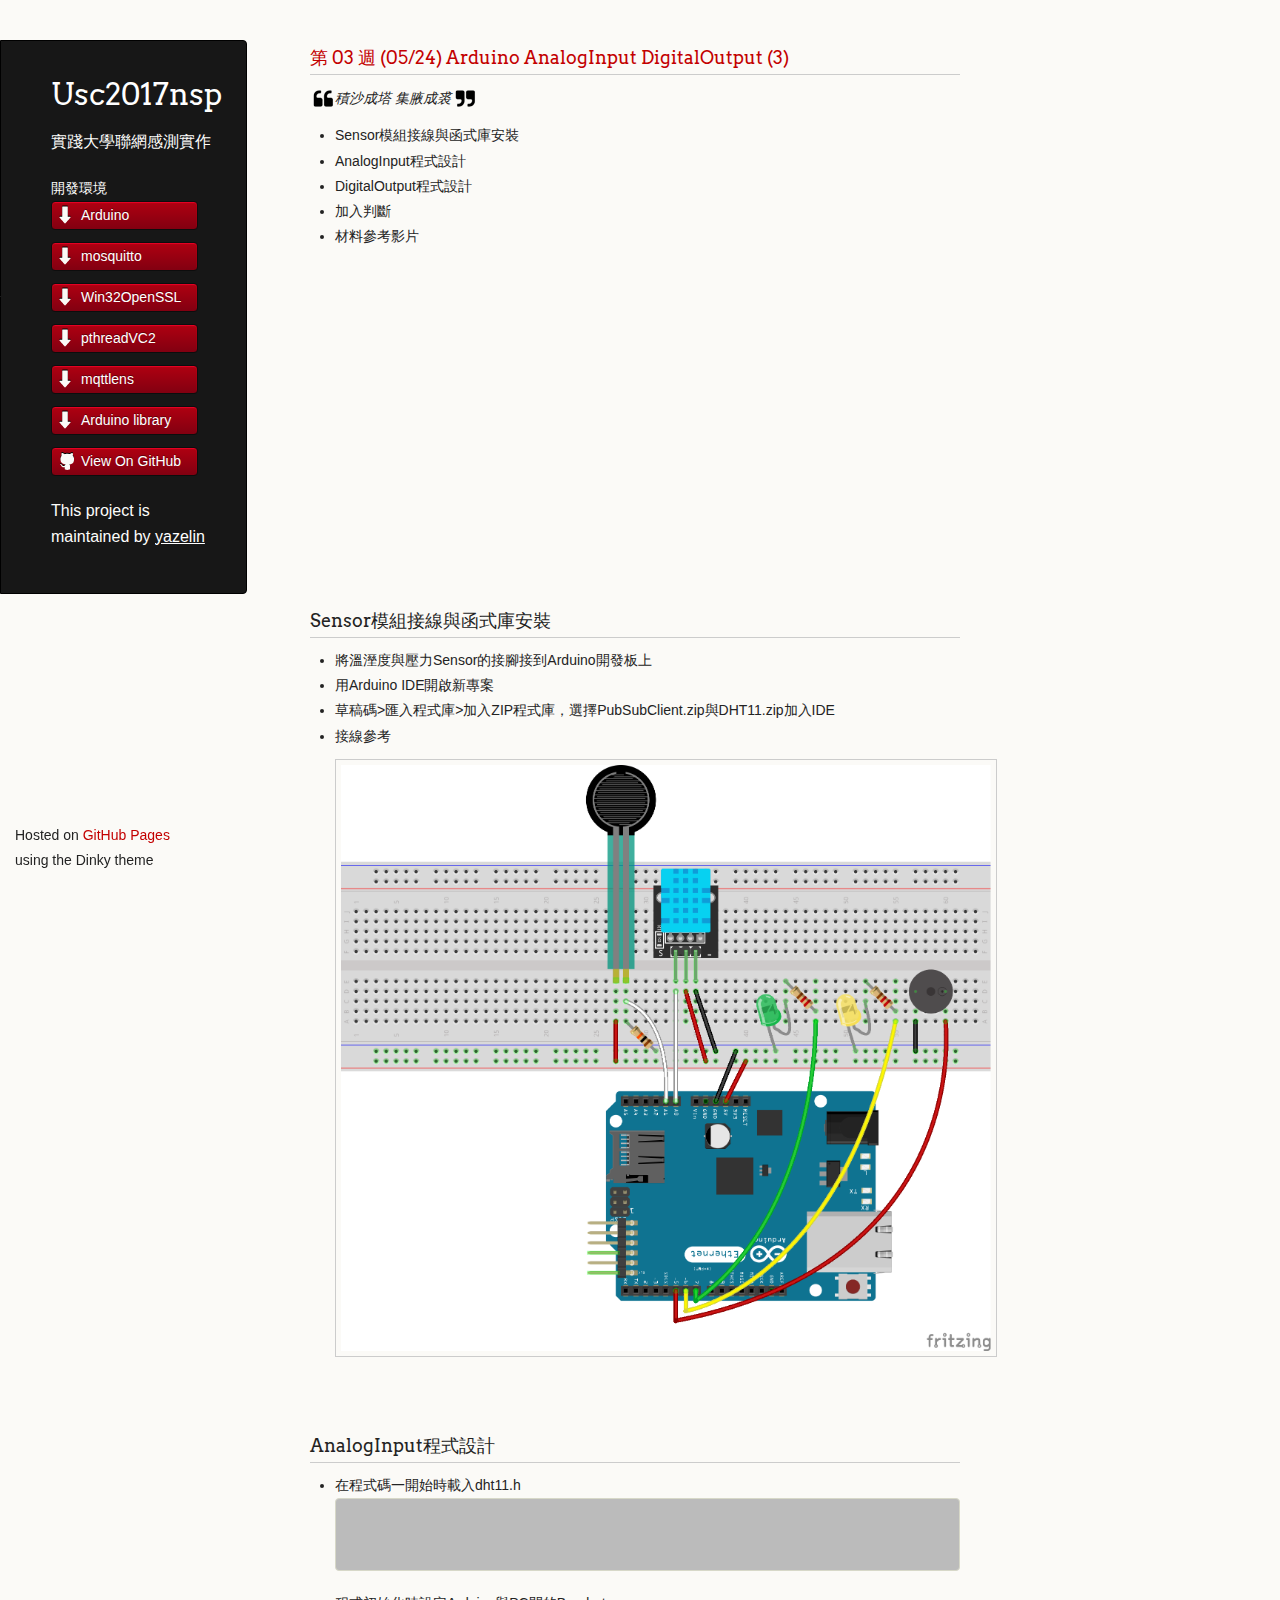
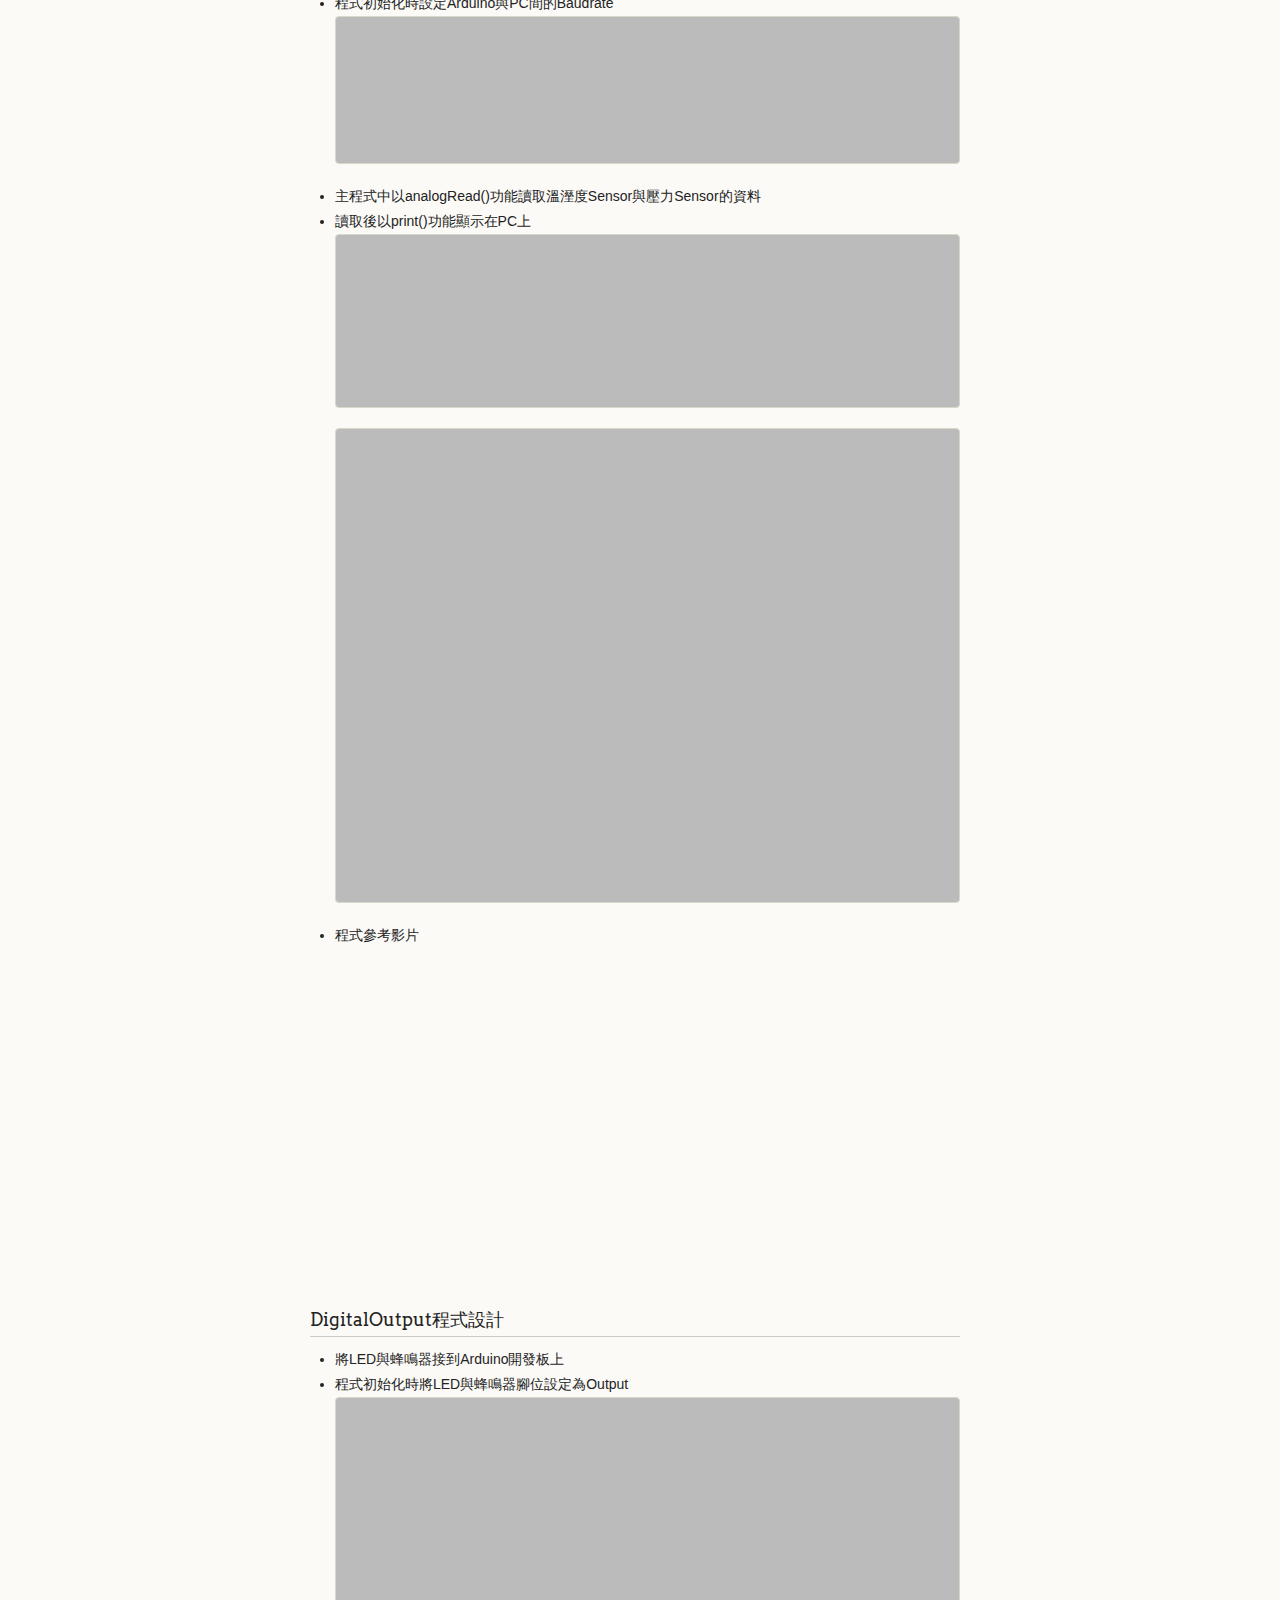
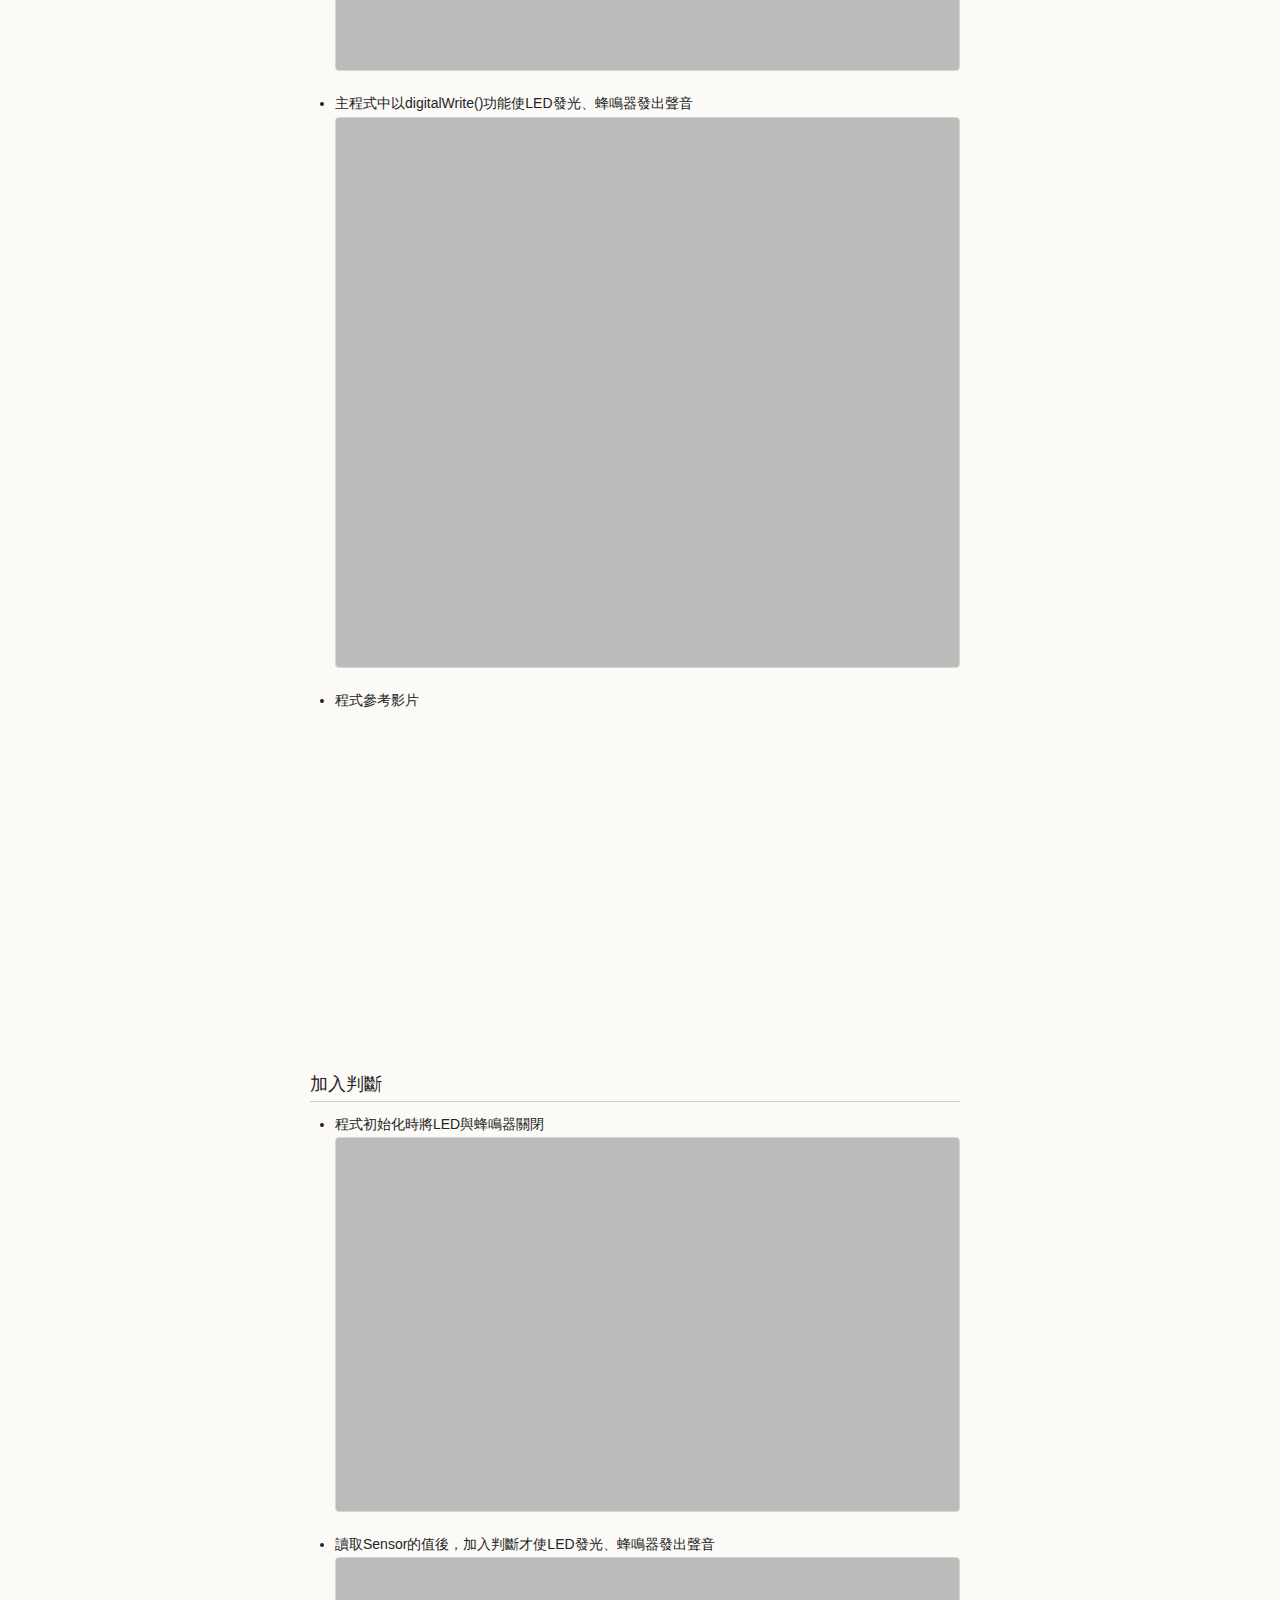
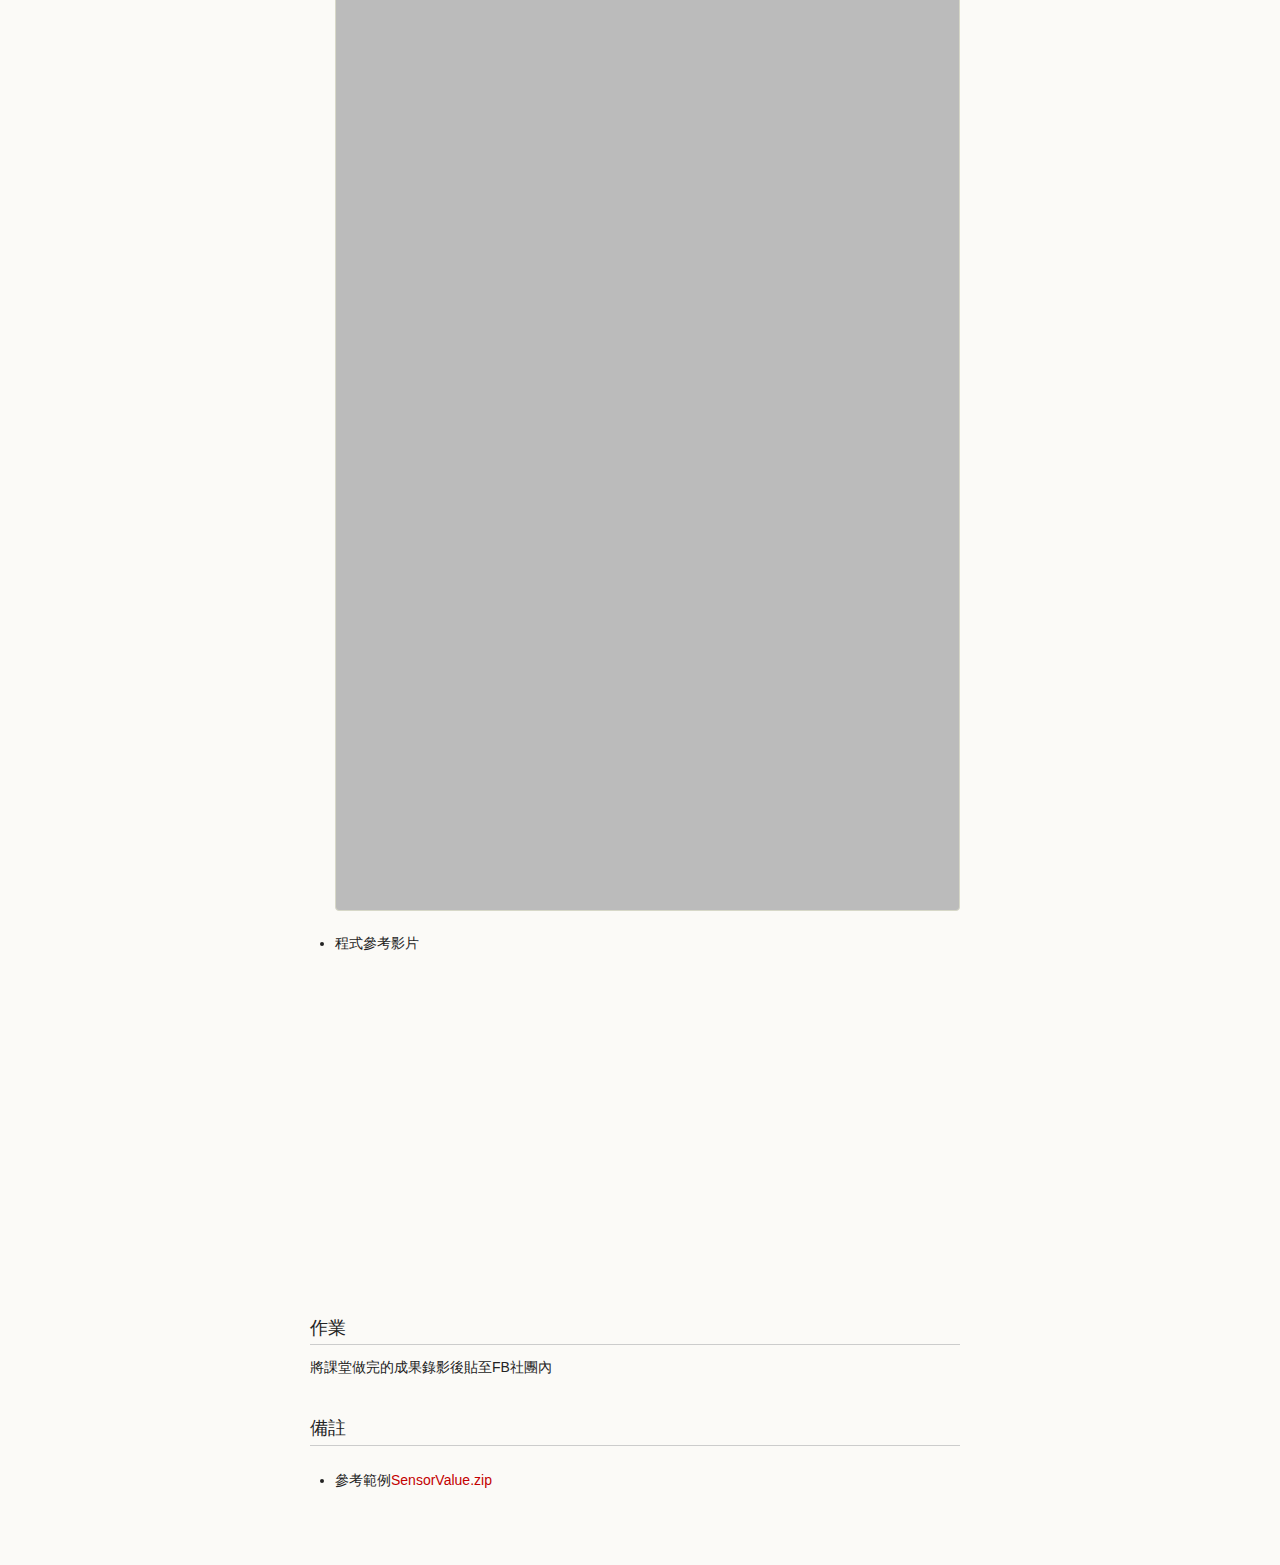
<file: week3.html>
<!doctype html>
<html>
	<head>
		<meta charset="utf-8">
		<meta http-equiv="X-UA-Compatible" content="chrome=1">
		<title>Usc2017nsp by yazelin</title>

		<link rel="stylesheet" href="stylesheets/styles.css">
		<link rel="stylesheet" href="stylesheets/github-light.css">
		<script src="javascripts/scale.fix.js"></script>
		
		<link rel="stylesheet" type="text/css" href="stylesheets/monokai.css" media="screen">
		<script src="javascripts/rainbow-custom.min.js"></script>
		<script src="javascripts/csharp.js"></script>

		<link rel="stylesheet" href="stylesheets/usc2017nsp.css">
		<meta name="viewport" content="width=device-width, initial-scale=1, user-scalable=no">
		<!--[if lt IE 9]>
		<script src="//html5shiv.googlecode.com/svn/trunk/html5.js"></script>
		<![endif]-->
	</head>
	<body>
		<div class="wrapper">
			<header>
				<h1 class="header"><a href="./index.html">Usc2017nsp</a></h1>
				<p class="header">實踐大學聯網感測實作</p>

				開發環境
				<ul>
					<li class="download"><a class="buttons" href="https://www.arduino.cc/en/main/software">Arduino</a></li>
					<li class="download"><a class="buttons" href="https://mosquitto.org/download/">mosquitto</a></li>
					<li class="download"><a class="buttons" href="http://slproweb.com/download/Win32OpenSSL_Light-1_0_2k.exe">Win32OpenSSL</a></li>
					<li class="download"><a class="buttons" href="ftp://sources.redhat.com/pub/pthreads-win32/dll-latest/dll/x86/pthreadVC2.dll">pthreadVC2</a></li>
					<li class="download"><a class="buttons" href="https://chrome.google.com/webstore/detail/mqttlens/hemojaaeigabkbcookmlgmdigohjobjm?hl=zh-TW">mqttlens</a></li>
					<li class="download"><a class="buttons" href="./share/library.zip">Arduino library</a></li>
					
					<li><a class="buttons github" href="https://github.com/yazelin/usc2017nsp">View On GitHub</a></li>
				</ul>

				<p class="header">This project is maintained by <a class="header name" href="https://github.com/yazelin">yazelin</a></p>
				
			</header>
			<section>
				<h3><a href="./week3.html">第 03 週 (05/24) Arduino AnalogInput DigitalOutput (3)</a></h3>
					<blockquote class="blockquote">
					積沙成塔 集腋成裘
					</blockquote>				
				<ul>
					<li>Sensor模組接線與函式庫安裝</li>
					<li>AnalogInput程式設計</li>
					<li>DigitalOutput程式設計</li>
					<li>加入判斷</li>
					<li>材料參考影片<br/>
					<iframe width="560" height="315" src="https://www.youtube.com/embed/vhENwXMp-mg?list=PLYLTPJkULAAbEhyG4vmFtshd7Dat9NOBU" frameborder="0" allowfullscreen></iframe>
					</li>
				</ul>
				
				<h3>Sensor模組接線與函式庫安裝</h3>
				<ul>
					<li>將溫溼度與壓力Sensor的接腳接到Arduino開發板上</li>
					<li>用Arduino IDE開啟新專案</li>
					<li>草稿碼>匯入程式庫>加入ZIP程式庫，選擇PubSubClient.zip與DHT11.zip加入IDE</li>
					
					<li>接線參考<br/>
					<img src="./images/usc_bb.png">
					</li>
				</ul>
				<h3>AnalogInput程式設計</h3>
				<ul>
					<li>在程式碼一開始時載入dht11.h</li>
					<pre><code data-language="csharp">// including the library
#include&lt;dht11.h&gt;</code></pre>
					<li>程式初始化時設定Arduino與PC間的Baudrate</li>
					<pre><code data-language="csharp">// initial
void setup(){
	//	Serial Baudrate
	Serial.begin(115200);
}</code></pre>
					<li>主程式中以analogRead()功能讀取溫溼度Sensor與壓力Sensor的資料</li>
					<li>讀取後以print()功能顯示在PC上</li>
					<pre><code data-language="csharp">// including the library
#include&lt;dht11.h&gt;

//	Module variable
dht11	DhtSensor;
int	PsSensor;</code></pre>
					<pre><code data-language="csharp">// main loop
void loop(){
	//	Read sensor data
	DhtSensor.read(A0);
	PsSensor = analogRead(A1);
	
	//  Show value
	Serial.print("Humidity : ");
	Serial.println(DhtSensor.humidity);
  
	Serial.print("Temperature : ");
	Serial.println(DhtSensor.temperature);
  
	Serial.print("Pressure : ");
	Serial.println(PsSensor);
	
	delay(1000);
}</code></pre>
				<li>程式參考影片<br/>
					<iframe width="560" height="315" src="https://www.youtube.com/embed/te3WkrTM5e8?list=PLYLTPJkULAAbEhyG4vmFtshd7Dat9NOBU" frameborder="0" allowfullscreen></iframe>
				</li>
				</ul>
				<h3>DigitalOutput程式設計</h3>	
				<ul>
					<li>將LED與蜂鳴器接到Arduino開發板上</li>
					<li>程式初始化時將LED與蜂鳴器腳位設定為Output</li>
					<pre><code data-language="csharp">// initial
void setup(){
	//	Serial Baudrate
	Serial.begin(115200);
	
	//	Setting I/O mode
	pinMode(5 ,OUTPUT);
	pinMode(6 ,OUTPUT);
	pinMode(7 ,OUTPUT);
}</code></pre>
					<li>主程式中以digitalWrite()功能使LED發光、蜂鳴器發出聲音</li>
					<pre><code data-language="csharp">// main loop
void loop(){
	//	Read sensor data
	DhtSensor.read(A0);
	PsSensor = analogRead(A1);
	
	//  Show value
	Serial.print("Humidity : ");
	Serial.println(DhtSensor.humidity);
  
	Serial.print("Temperature : ");
	Serial.println(DhtSensor.temperature);
  
	Serial.print("Pressure : ");
	Serial.println(PsSensor);
	
	//	Test output
	digitalWrite(5 ,HIGH);
	digitalWrite(6 ,HIGH);
	digitalWrite(7 ,HIGH);
}</code></pre>				
				<li>程式參考影片<br />
					<iframe width="560" height="315" src="https://www.youtube.com/embed/-ux57NJATu4?list=PLYLTPJkULAAbEhyG4vmFtshd7Dat9NOBU" frameborder="0" allowfullscreen></iframe>
				</li>
				
				</ul>
				<h3>加入判斷</h3>
				<ul>
					<li>程式初始化時將LED與蜂鳴器關閉</li>
					<pre><code data-language="csharp">// initial
void setup(){
	//	Serial Baudrate
	Serial.begin(115200);
	
	//	Setting I/O mode
	pinMode(5 ,OUTPUT);
	pinMode(6 ,OUTPUT);
	pinMode(7 ,OUTPUT);
	
	digitalWrite(5 ,LOW);
	digitalWrite(6 ,LOW);
	digitalWrite(7 ,LOW);
}</code></pre>

					<li>讀取Sensor的值後，加入判斷才使LED發光、蜂鳴器發出聲音</li>
					<pre><code data-language="csharp">// main loop
void loop(){
	//	Read sensor data
	DhtSensor.read(A0);
	PsSensor = analogRead(A1);
	
	//  Show value
	Serial.print("Humidity : ");
	Serial.println(DhtSensor.humidity);
  
	Serial.print("Temperature : ");
	Serial.println(DhtSensor.temperature);
  
	Serial.print("Pressure : ");
	Serial.println(PsSensor);
	
	//	Test output
	if(DhtSensor.humidity <= 30){
		digitalWrite(7 ,HIGH);
	}else{
		digitalWrite(7 ,LOW);	
	}
	
	if(DhtSensor.temperature <= 25){
		digitalWrite(6 ,HIGH);
	}else{
		digitalWrite(6 ,LOW);
	}

	if(PsSensor >= 10){
		digitalWrite(5 ,HIGH);
	}else{
		digitalWrite(5 ,LOW);
	}
	
	delay(1000);
}</code></pre>
				<li>程式參考影片<br />
					<iframe width="560" height="315" src="https://www.youtube.com/embed/G0Up8g7O8HM?list=PLYLTPJkULAAbEhyG4vmFtshd7Dat9NOBU" frameborder="0" allowfullscreen></iframe>
				</li>
				</ul>
				<h3>作業</h3>
				<p>將課堂做完的成果錄影後貼至FB社團內</p>
				<h3>備註</h3>
				<p>
					<ul>
						<li>參考範例<a href="./share/SensorValue.zip">SensorValue.zip</a></li>
					</ul>
				</p>
			</section>
			<footer>
				<p><small>Hosted on <a href="https://pages.github.com">GitHub Pages</a> using the Dinky theme</small></ul>
			</footer>
		</div>
		<!--[if !IE]><script>fixScale(document);</script><![endif]-->
			
	</body>
</html>
</file>
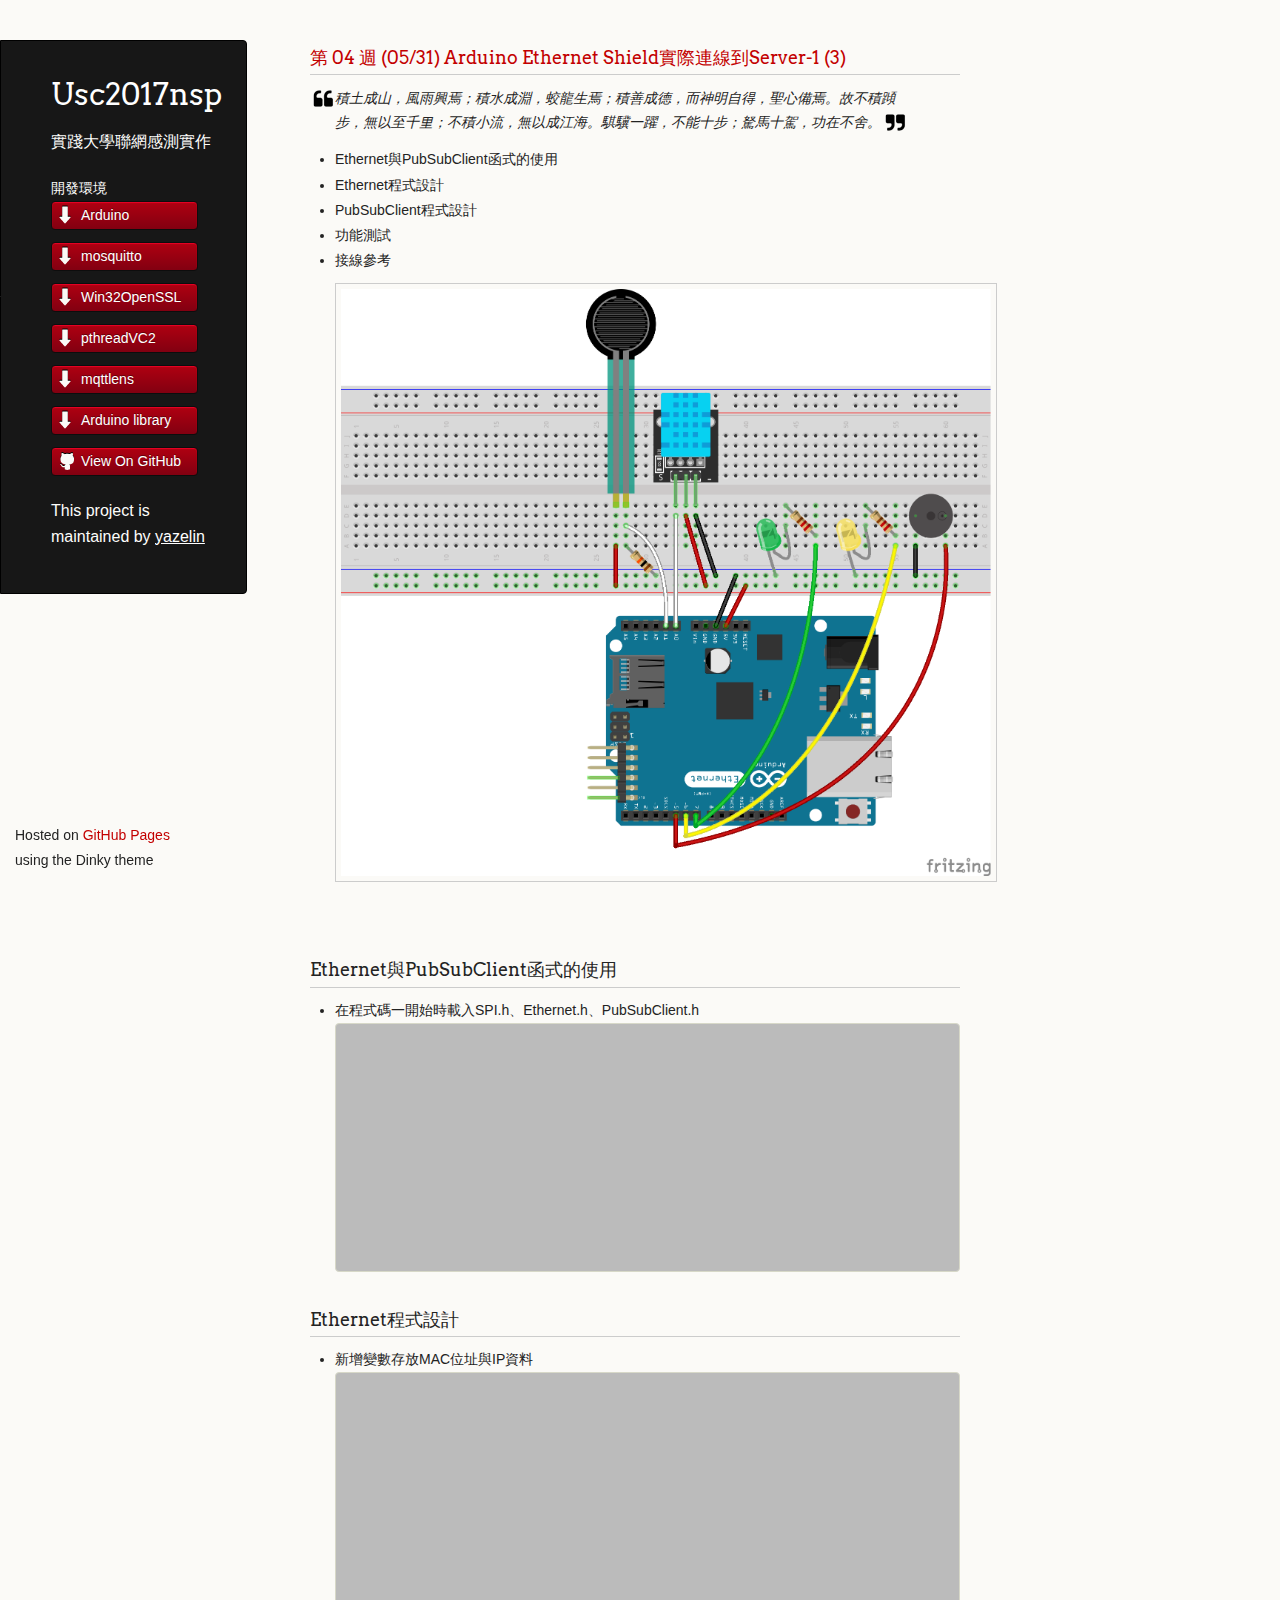
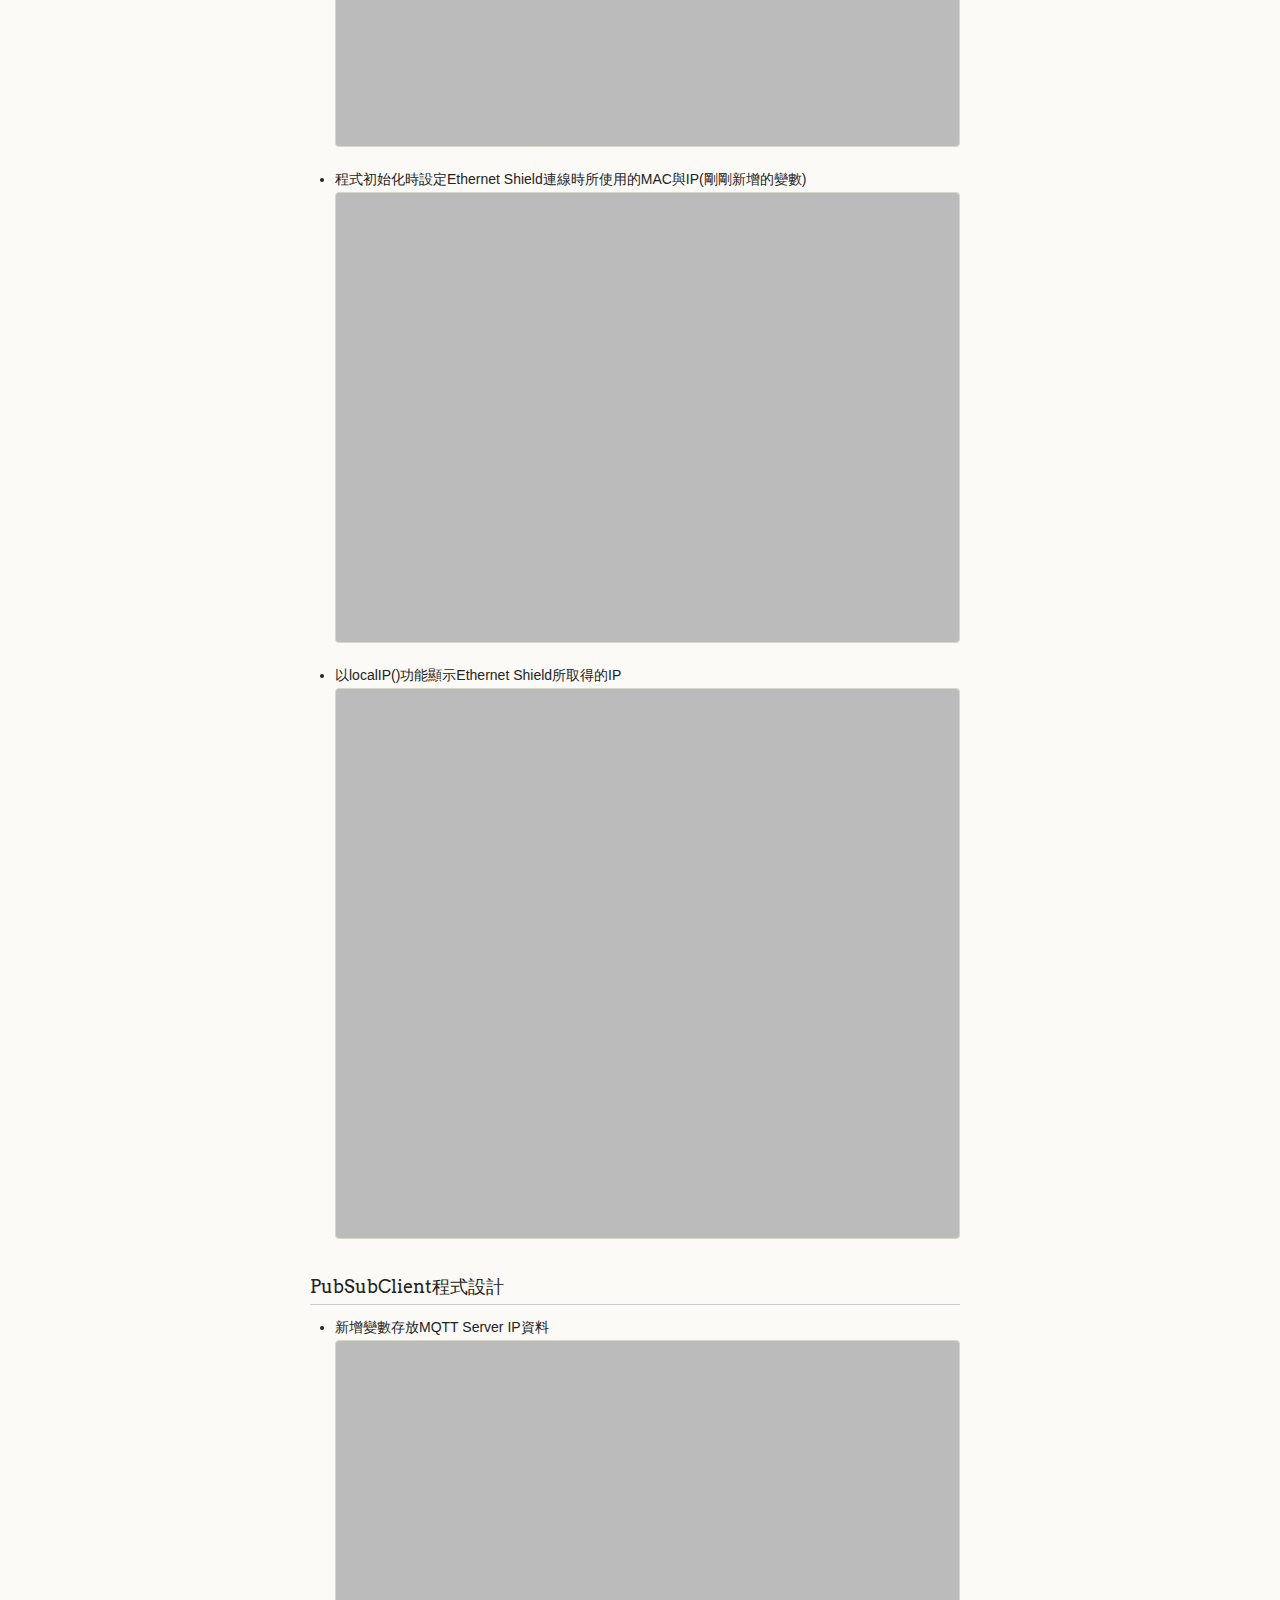
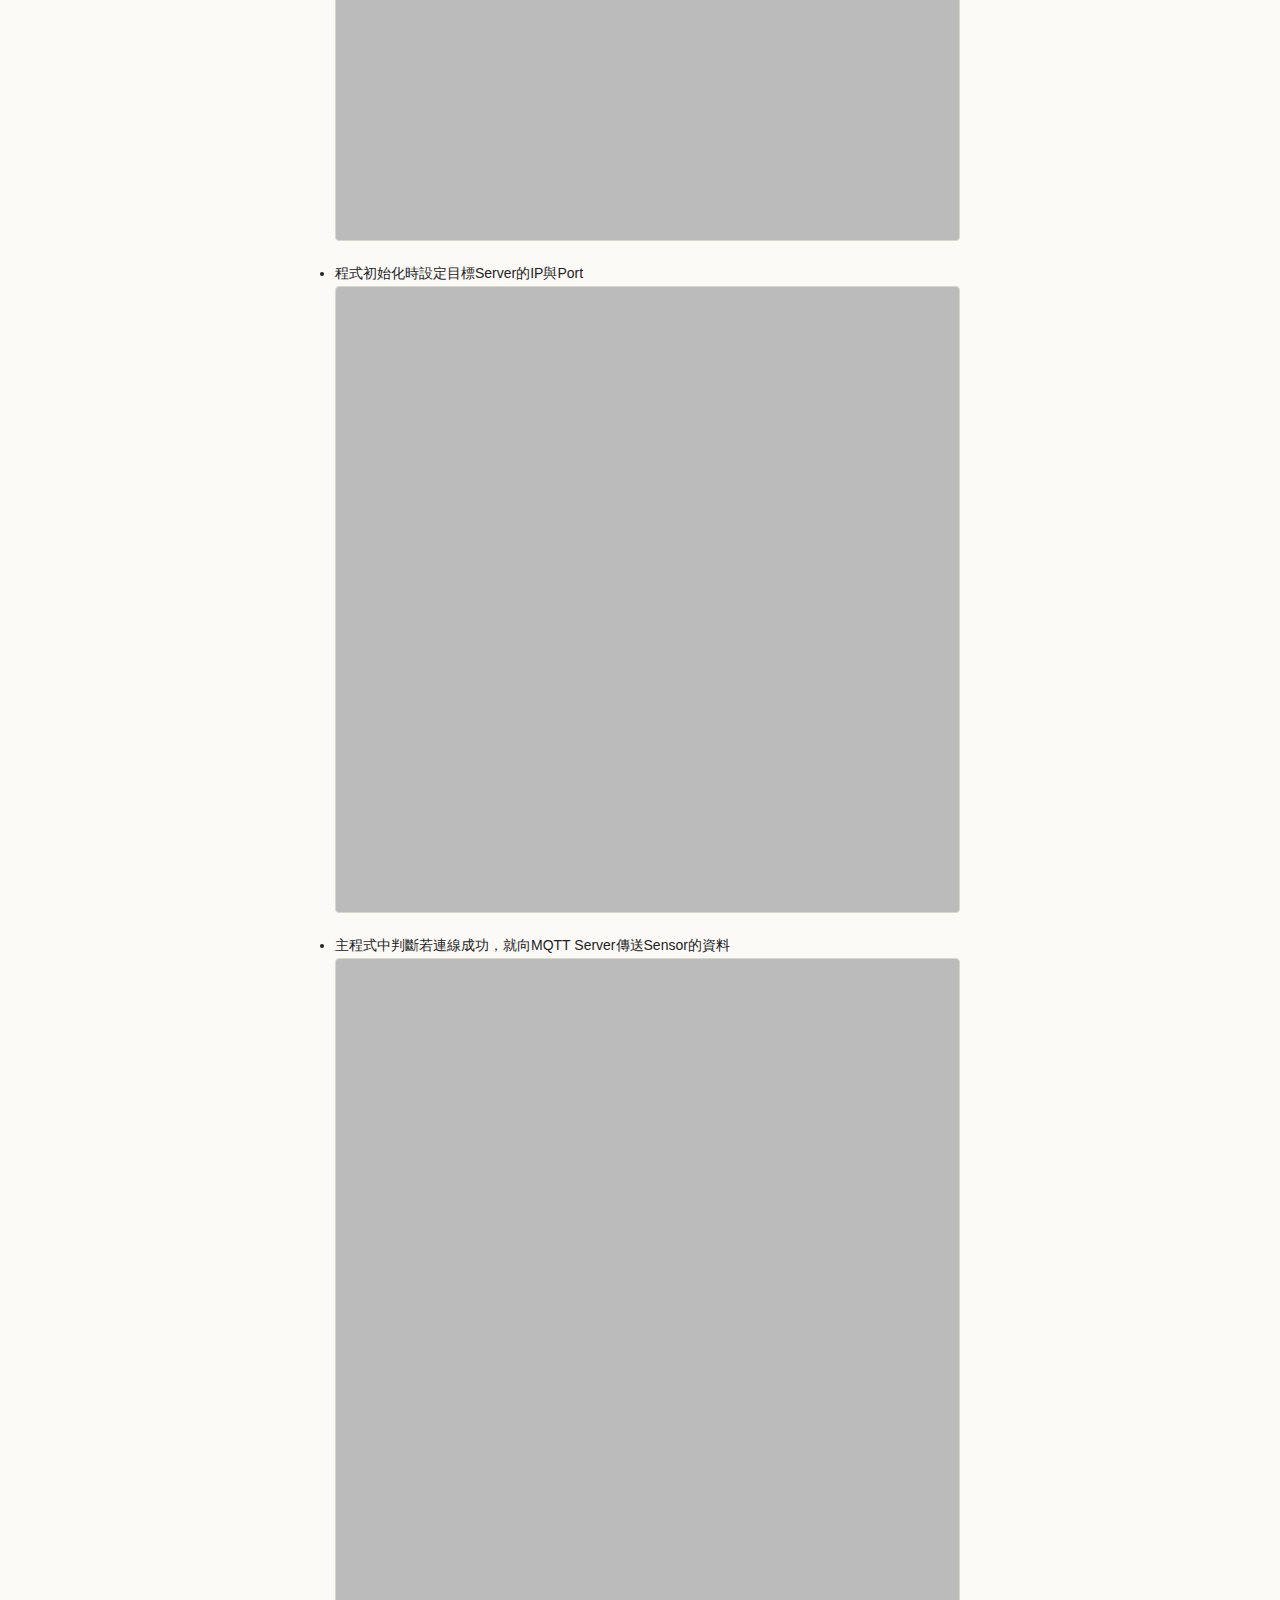
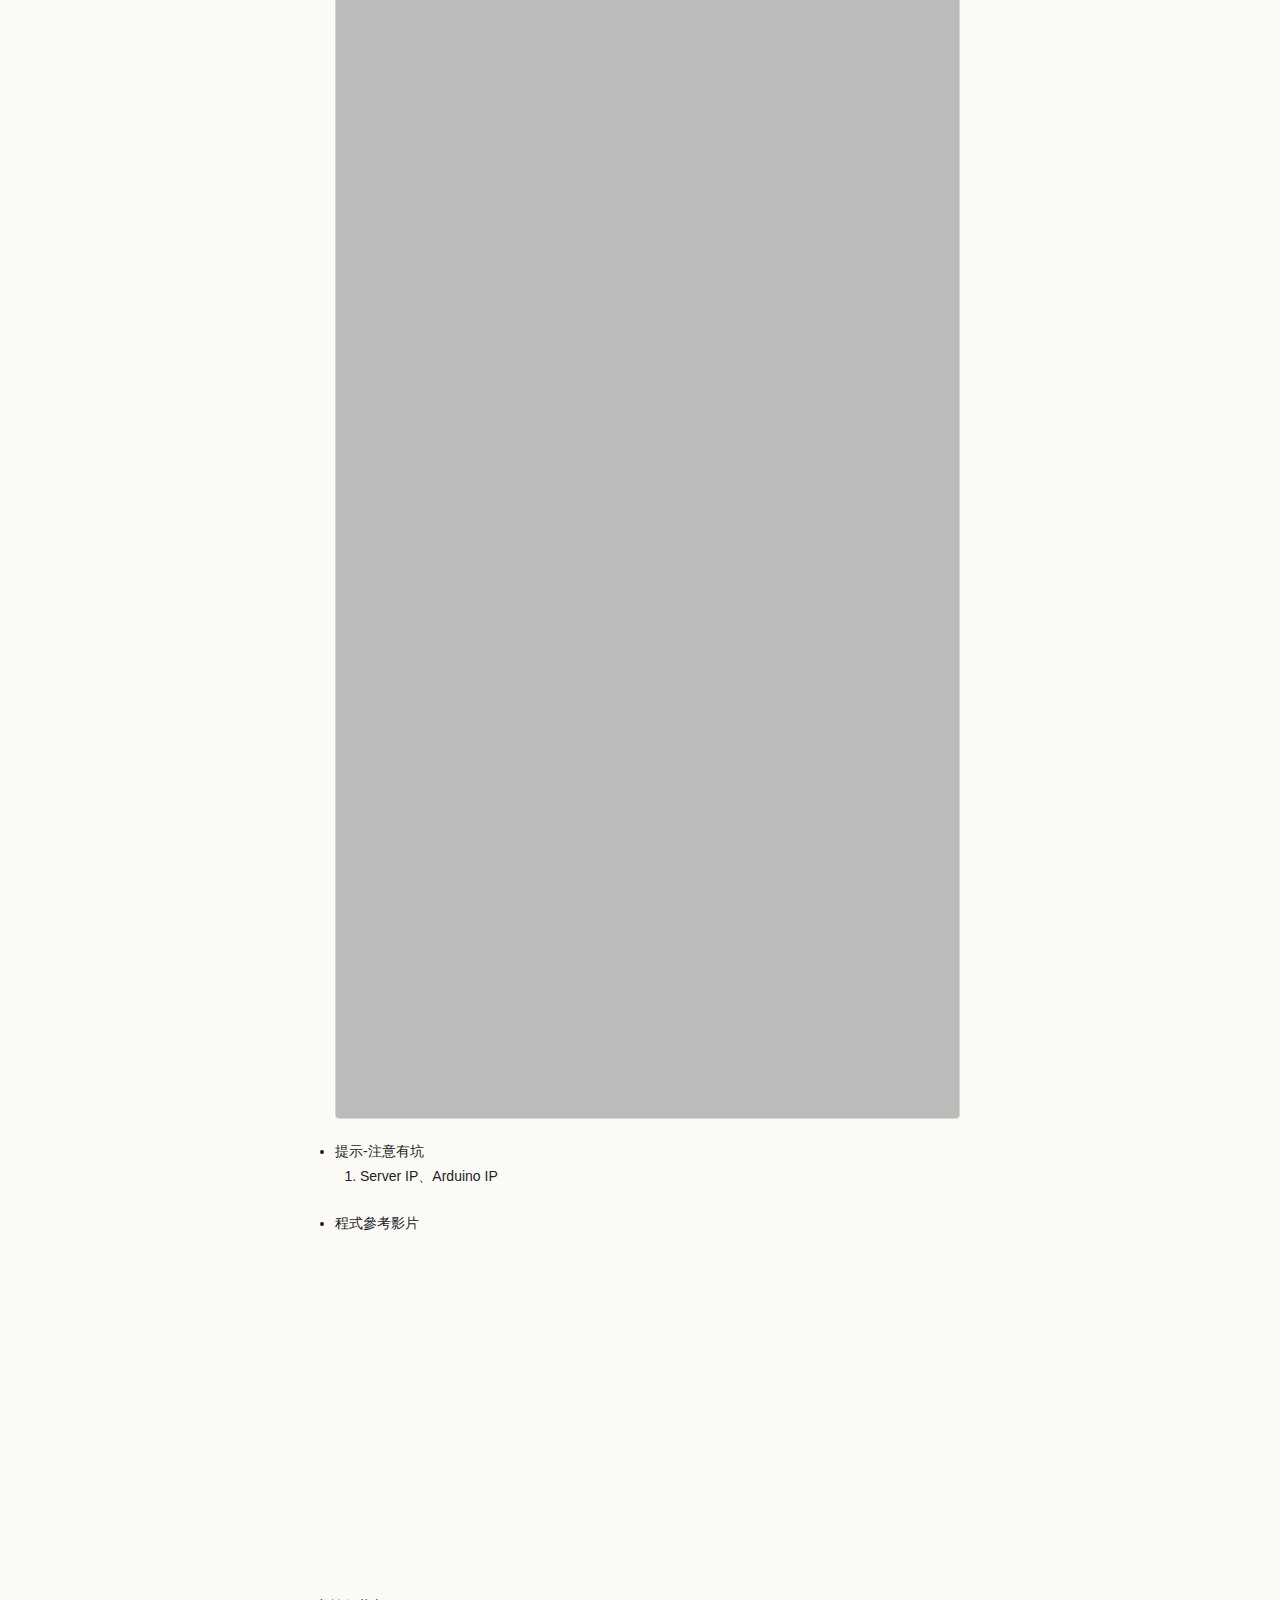
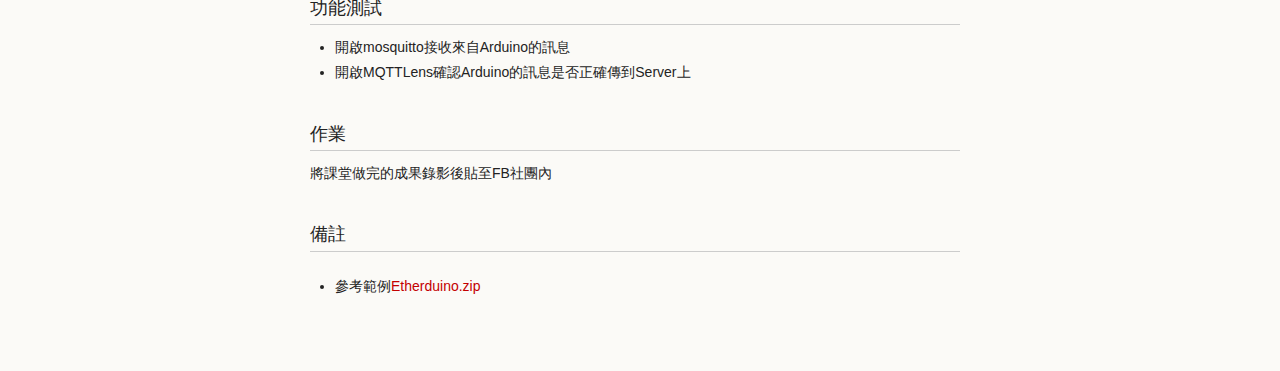
<file: week4.html>
<!doctype html>
<html>
	<head>
		<meta charset="utf-8">
		<meta http-equiv="X-UA-Compatible" content="chrome=1">
		<title>Usc2017nsp by yazelin</title>

		<link rel="stylesheet" href="stylesheets/styles.css">
		<link rel="stylesheet" href="stylesheets/github-light.css">
		<script src="javascripts/scale.fix.js"></script>
		
		<link rel="stylesheet" type="text/css" href="stylesheets/monokai.css" media="screen">
		<script src="javascripts/rainbow-custom.min.js"></script>
		<script src="javascripts/csharp.js"></script>

		<link rel="stylesheet" href="stylesheets/usc2017nsp.css">
		<meta name="viewport" content="width=device-width, initial-scale=1, user-scalable=no">
		<!--[if lt IE 9]>
		<script src="//html5shiv.googlecode.com/svn/trunk/html5.js"></script>
		<![endif]-->
	</head>
	<body>
		<div class="wrapper">
			<header>
				<h1 class="header"><a href="./index.html">Usc2017nsp</a></h1>
				<p class="header">實踐大學聯網感測實作</p>

				開發環境
				<ul>
					<li class="download"><a class="buttons" href="https://www.arduino.cc/en/main/software">Arduino</a></li>
					<li class="download"><a class="buttons" href="https://mosquitto.org/download/">mosquitto</a></li>
					<li class="download"><a class="buttons" href="http://slproweb.com/download/Win32OpenSSL_Light-1_0_2k.exe">Win32OpenSSL</a></li>
					<li class="download"><a class="buttons" href="ftp://sources.redhat.com/pub/pthreads-win32/dll-latest/dll/x86/pthreadVC2.dll">pthreadVC2</a></li>
					<li class="download"><a class="buttons" href="https://chrome.google.com/webstore/detail/mqttlens/hemojaaeigabkbcookmlgmdigohjobjm?hl=zh-TW">mqttlens</a></li>
					<li class="download"><a class="buttons" href="./share/library.zip">Arduino library</a></li>
					
					<li><a class="buttons github" href="https://github.com/yazelin/usc2017nsp">View On GitHub</a></li>
				</ul>

				<p class="header">This project is maintained by <a class="header name" href="https://github.com/yazelin">yazelin</a></p>
			</header>
			<section>
				<h3><a href="./week4.html">第 04 週 (05/31) Arduino Ethernet Shield實際連線到Server-1 (3)</a></h3>
					<blockquote class="blockquote">
					積土成山，風雨興焉；積水成淵，蛟龍生焉；積善成德，而神明自得，聖心備焉。故不積蹞步，無以至千里；不積小流，無以成江海。騏驥一躍，不能十步；駑馬十駕，功在不舍。
					</blockquote>				
				<ul>
					<li>Ethernet與PubSubClient函式的使用</li>
					<li>Ethernet程式設計</li>
					<li>PubSubClient程式設計</li>
					<li>功能測試</li>					
					<li>接線參考<br/>
					<img src="./images/usc_bb.png">
					</li>
				</ul>
				
				<h3>Ethernet與PubSubClient函式的使用</h3>
				<ul>
					<li>在程式碼一開始時載入SPI.h、Ethernet.h、PubSubClient.h</li>
					<pre><code data-language="csharp">// including the library
#include&lt;SPI.h&gt;
#include&lt;Ethernet.h&gt;
#include&lt;PubSubClient.h&gt;
#include&lt;dht11.h&gt;

//	Module variable
dht11	DhtSensor;
int	PsSensor;</code></pre>
				</ul>
				<h3>Ethernet程式設計</h3>
				<ul>
					<li>新增變數存放MAC位址與IP資料</li>
					<pre><code data-language="csharp">// including the library
#include&lt;SPI.h&gt;
#include&lt;Ethernet.h&gt;
#include&lt;PubSubClient.h&gt;
#include&lt;dht11.h&gt;

//	Ethernet variable
byte	Mac[] = {0xDE ,0xAD ,0xBE ,0xEF ,0xFE ,0xED};
byte	Ip[] = {192 ,168 ,1 ,200};
EthernetClient  client;

//	Module variable
dht11	DhtSensor;
int	PsSensor;</code></pre>
					<li>程式初始化時設定Ethernet Shield連線時所使用的MAC與IP(剛剛新增的變數)</li>
					<pre><code data-language="csharp">// initial
void setup(){
	//	Serial Baudrate
	Serial.begin(115200);
	
	//	Ethernet communication
	Ethernet.begin(Mac ,Ip);
	
	//	Setting I/O mode
	pinMode(5 ,OUTPUT);
	pinMode(6 ,OUTPUT);
	pinMode(7 ,OUTPUT);
	
	digitalWrite(5 ,LOW);
	digitalWrite(6 ,LOW);
	digitalWrite(7 ,LOW);
}</code></pre>
					<li>以localIP()功能顯示Ethernet Shield所取得的IP</li>
					<pre><code data-language="csharp">// initial
void setup(){
	//	Serial Baudrate
	Serial.begin(115200);
	
	//	Ethernet communication
	Ethernet.begin(Mac ,Ip);
	
	//	Setting I/O mode
	pinMode(5 ,OUTPUT);
	pinMode(6 ,OUTPUT);
	pinMode(7 ,OUTPUT);
	
	digitalWrite(5 ,LOW);
	digitalWrite(6 ,LOW);
	digitalWrite(7 ,LOW);
	
	//	Show local IP
	Serial.print("Local IP : ");
	Serial.println(Ethernet.localIP());
}</code></pre>
				</ul>
				<h3>PubSubClient程式設計</h3>	
				<ul>
					<li>新增變數存放MQTT Server IP資料</li>
					<pre><code data-language="csharp">// including the library
#include&lt;SPI.h&gt;
#include&lt;Ethernet.h&gt;
#include&lt;PubSubClient.h&gt;
#include&lt;dht11.h&gt;

//	Ethernet variable
byte	Mac[] = {0xDE ,0xAD ,0xBE ,0xEF ,0xFE ,0xED};
byte	Ip[] = {192 ,168 ,1 ,200};
EthernetClient  client;

//	MQTT variable
int	ServerPort = 1883;
byte	MqttServer[] = {192 ,168 ,1 ,252};
PubSubClient  MqttClient(client);

//	Module variable
dht11	DhtSensor;
int	PsSensor;</code></pre>
					<li>程式初始化時設定目標Server的IP與Port</li>
					<pre><code data-language="csharp">// initial
void setup(){
	//	Serial Baudrate
	Serial.begin(115200);
	
	//	Ethernet communication
	Ethernet.begin(Mac ,Ip);
	
	//	MQTT communication
	MqttClient.setServer(MqttServer ,ServerPort);
	
	//	Setting I/O mode
	pinMode(5 ,OUTPUT);
	pinMode(6 ,OUTPUT);
	pinMode(7 ,OUTPUT);
	
	digitalWrite(5 ,LOW);
	digitalWrite(6 ,LOW);
	digitalWrite(7 ,LOW);
	
	//	Show local IP
	Serial.print("Local IP : ");
	Serial.println(Ethernet.localIP());
}</code></pre>
					<li>主程式中判斷若連線成功，就向MQTT Server傳送Sensor的資料</li>
					<pre><code data-language="csharp">// main loop
void loop(){
	char	msg[100] = " ";

	//	Running at connect server
	if(MqttClient.connect("SensorClient")){
		//	Read sensor data
		DhtSensor.read(A0);
		PsSensor = analogRead(A1);
		
		//  Show value
		Serial.print("Humidity : ");
		Serial.println(DhtSensor.humidity);

		sprintf(msg ,"{\"Humidity\":%4d}" ,DhtSensor.humidity);
		MqttClient.publish("Sensor",msg);
	  
		Serial.print("Temperature : ");
		Serial.println(DhtSensor.temperature);
		
		sprintf(msg ,"{\"Temperature\":%4d}" ,DhtSensor.temperature);
		MqttClient.publish("Sensor",msg);
		
		Serial.print("Pressure : ");
		Serial.println(PsSensor);
		
		sprintf(msg ,"{\"Pressure\":%4d}" ,PsSensor);
		MqttClient.publish("Sensor",msg);
		
		//	Test output
		if(DhtSensor.humidity <= 30){
			digitalWrite(7 ,HIGH);
			//  Alarm msg
			Serial.println("Humidity Alarm. ");
			sprintf(msg ,"{\"Humidity\":%4d}" ,DhtSensor.humidity);
			MqttClient.publish("Alarm",msg);
			
		}else{
			digitalWrite(7 ,LOW);	
		}
		
		if(DhtSensor.temperature <= 25){
			digitalWrite(6 ,HIGH);
			//  Alarm msg
			Serial.println("Temperature Alarm. ");
			sprintf(msg ,"{\"Temperature\":%4d}" ,DhtSensor.temperature);
			MqttClient.publish("Alarm",msg);
			
		}else{
			digitalWrite(6 ,LOW);
		}

		if(PsSensor >= 10){
			digitalWrite(5 ,HIGH);
			//  Alarm msg
			Serial.println("Pressure Alarm. ");
			sprintf(msg ,"{\"Pressure\":%4d}" ,PsSensor);
			MqttClient.publish("Alarm",msg);
			
		}else{
			digitalWrite(5 ,LOW);
		}
	}
	
	Serial.println("");
	
	//	Every second run one turn
	delay(1000);
}</code></pre>
				<li>提示-注意有坑
					<ol>
						<li>Server IP、Arduino IP</li>
					</ol>
				</li>
				<li>程式參考影片<br/>
					<iframe width="560" height="315" src="https://www.youtube.com/embed/zel793ovqY8?list=PLYLTPJkULAAbEhyG4vmFtshd7Dat9NOBU" frameborder="0" allowfullscreen></iframe>
				</li>
				</ul>
				<h3>功能測試</h3>
				<ul>
					<li>開啟mosquitto接收來自Arduino的訊息</li>
					<li>開啟MQTTLens確認Arduino的訊息是否正確傳到Server上</li>
				</ul>
				<h3>作業</h3>
				<p>將課堂做完的成果錄影後貼至FB社團內</p>
				<h3>備註</h3>
				<p>
					<ul>
						<li>參考範例<a href="./share/Etherduino.zip">Etherduino.zip</a></li>
					</ul>
				</p>
			</section>
			<footer>
				<p><small>Hosted on <a href="https://pages.github.com">GitHub Pages</a> using the Dinky theme</small></ul>
			</footer>
		</div>
		<!--[if !IE]><script>fixScale(document);</script><![endif]-->
			
	</body>
</html>
</file>
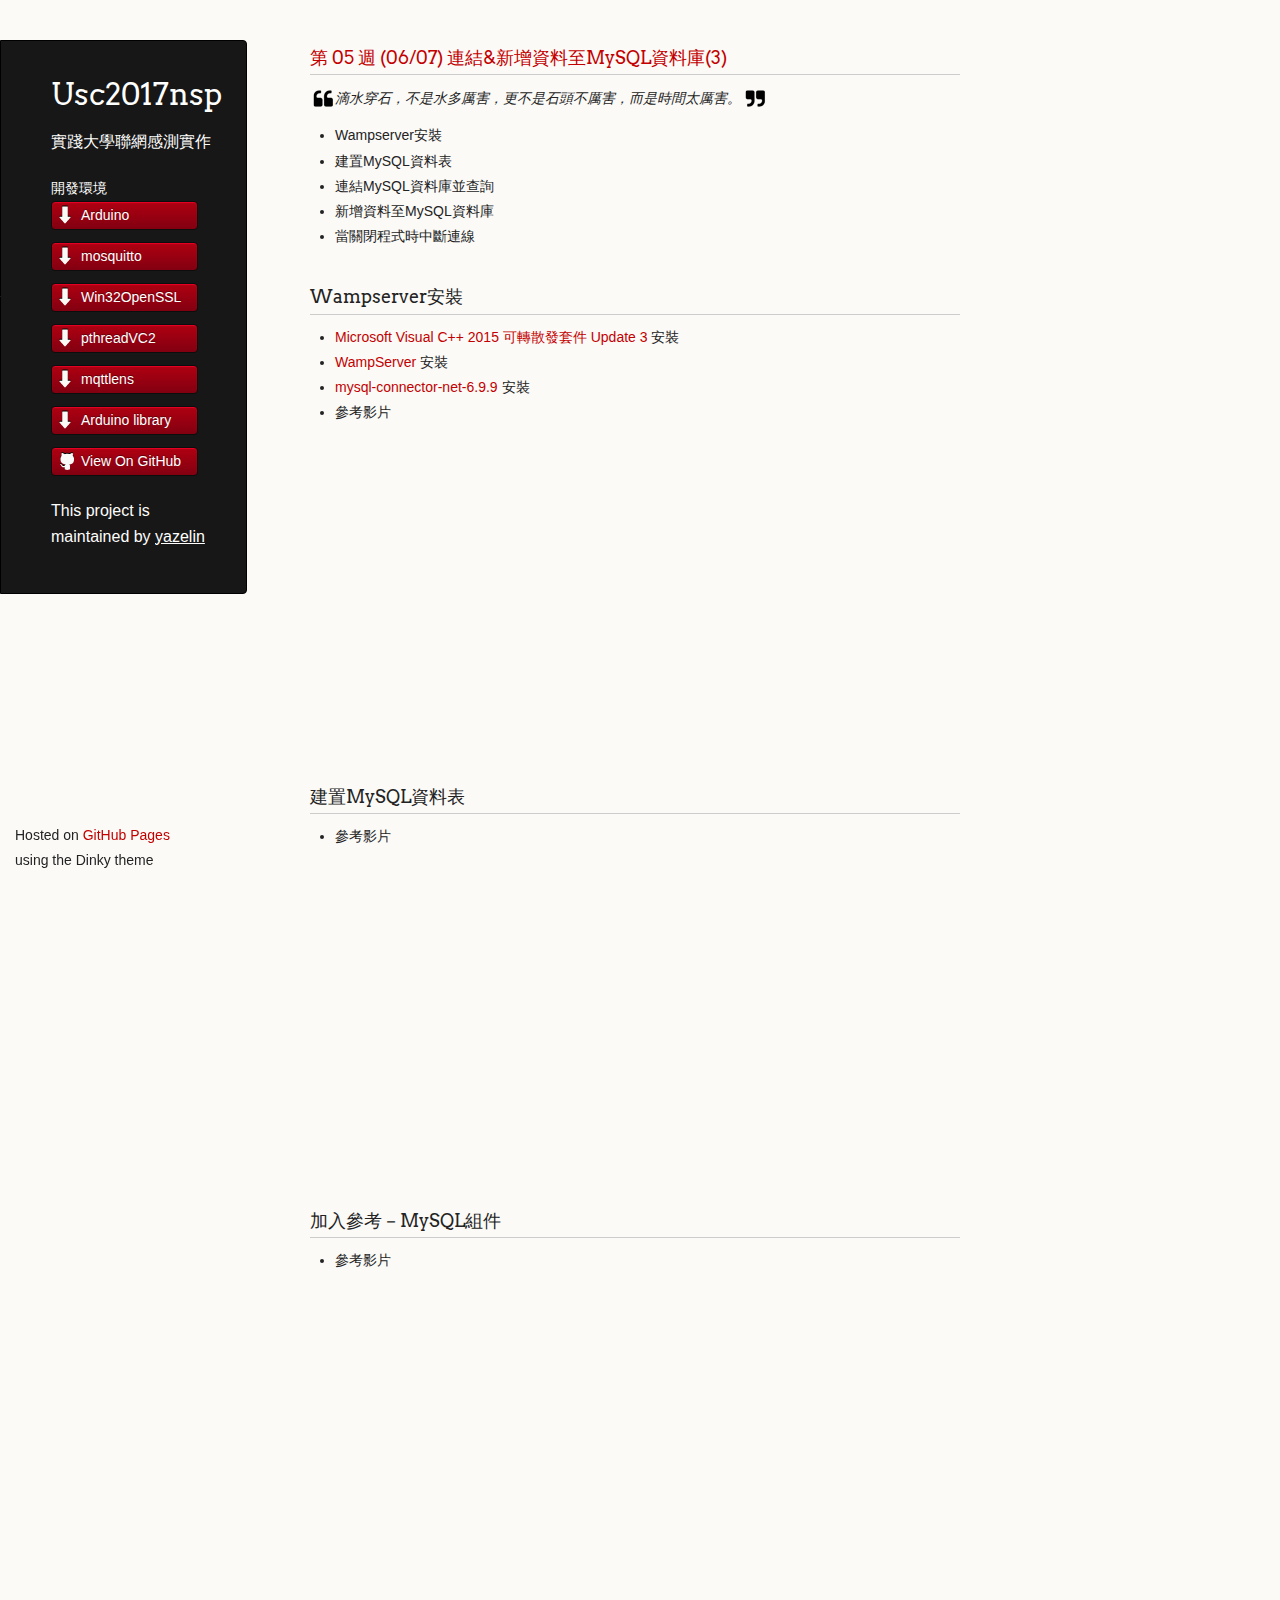
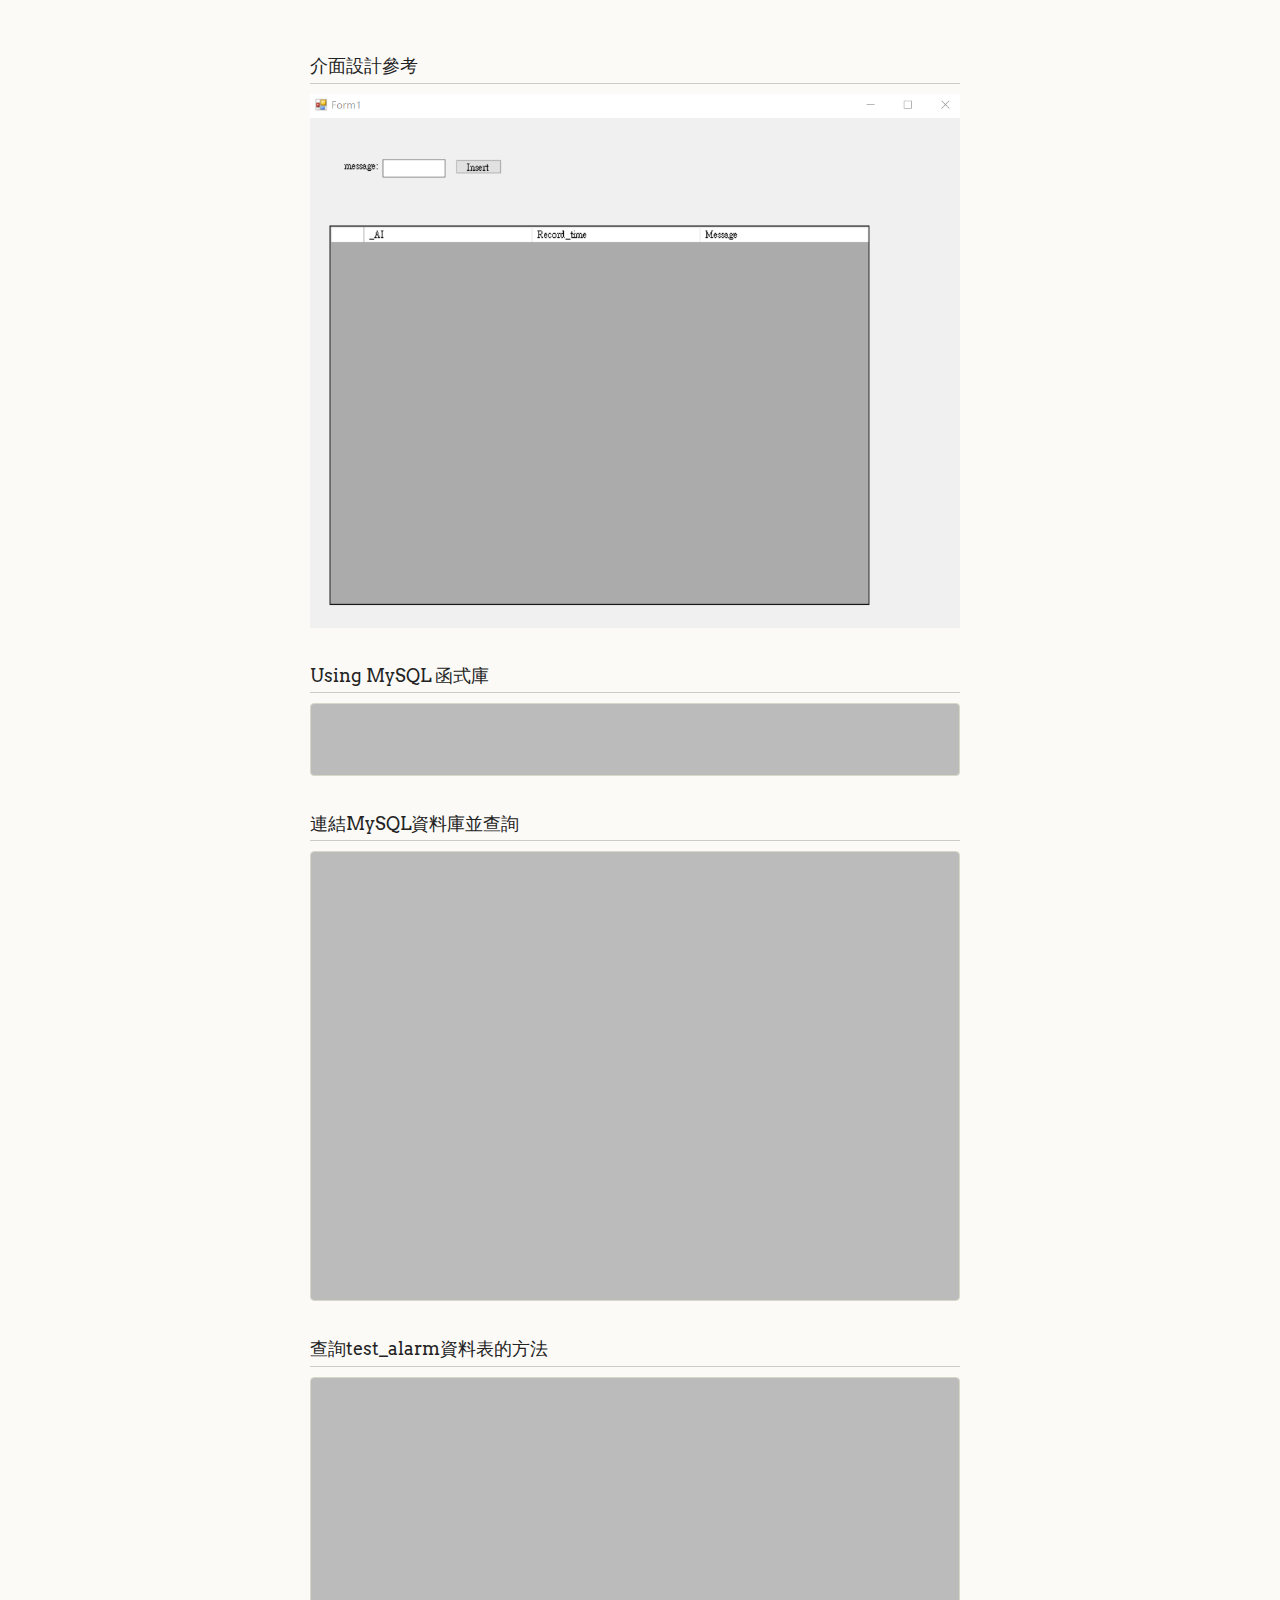
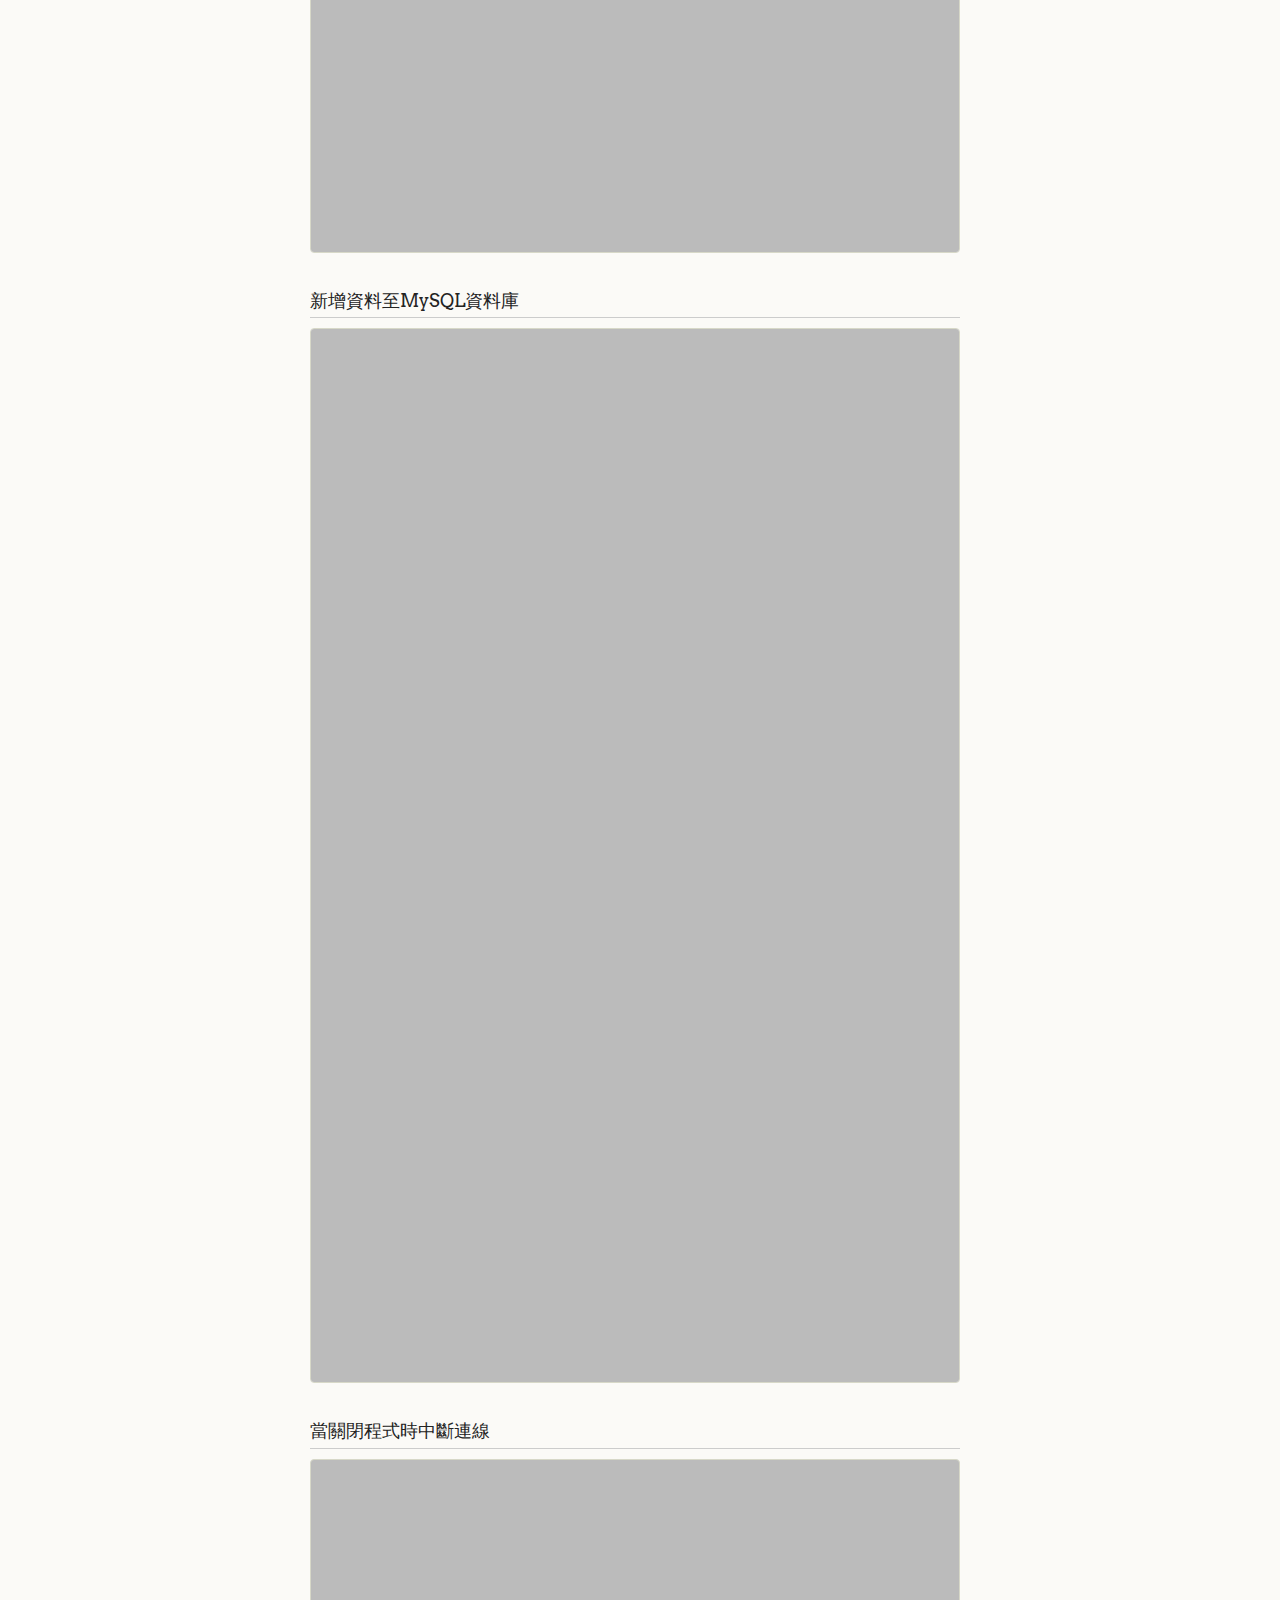
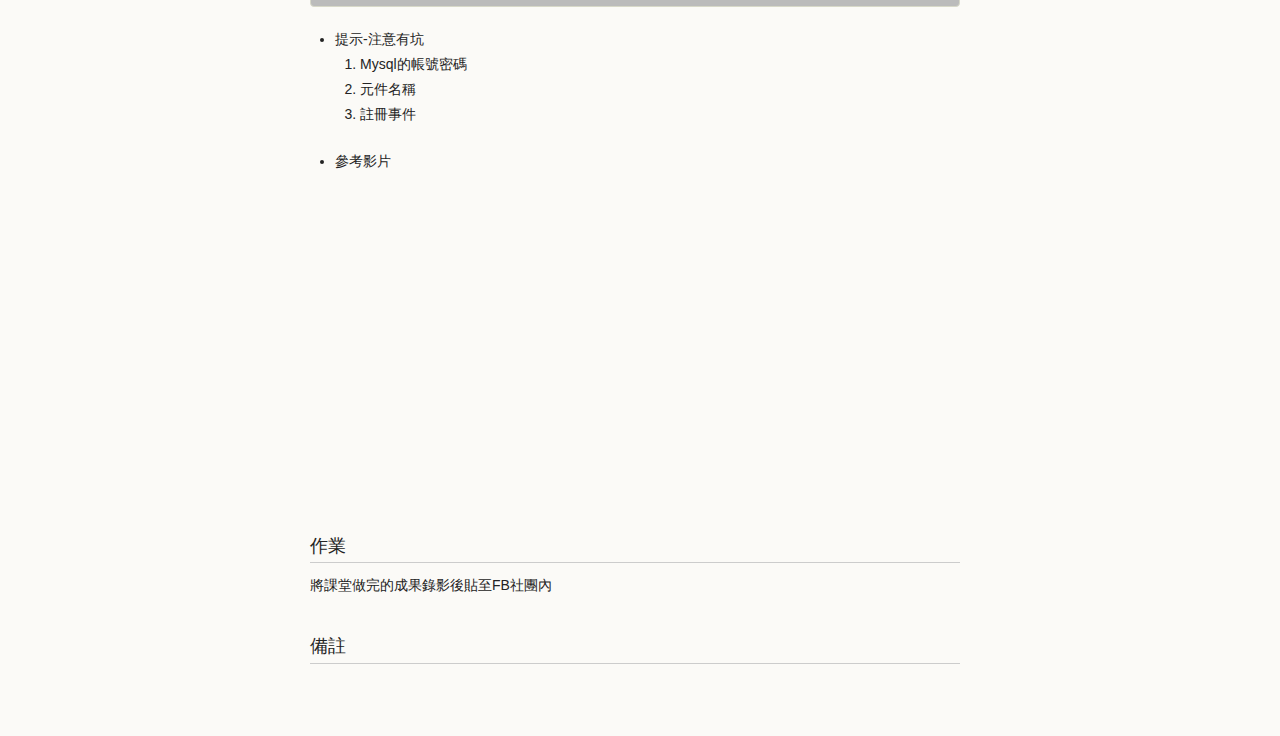
<file: week5.html>
<!doctype html>
<html>
	<head>
		<meta charset="utf-8">
		<meta http-equiv="X-UA-Compatible" content="chrome=1">
		<title>Usc2017nsp by yazelin</title>

		<link rel="stylesheet" href="stylesheets/styles.css">
		<link rel="stylesheet" href="stylesheets/github-light.css">
		<script src="javascripts/scale.fix.js"></script>
		
		<link rel="stylesheet" type="text/css" href="stylesheets/monokai.css" media="screen">
		<script src="javascripts/rainbow-custom.min.js"></script>
		<script src="javascripts/csharp.js"></script>

		<link rel="stylesheet" href="stylesheets/usc2017nsp.css">
		<meta name="viewport" content="width=device-width, initial-scale=1, user-scalable=no">
		<!--[if lt IE 9]>
		<script src="//html5shiv.googlecode.com/svn/trunk/html5.js"></script>
		<![endif]-->
	</head>
	<body>
		<div class="wrapper">
			<header>
				<h1 class="header"><a href="./index.html">Usc2017nsp</a></h1>
				<p class="header">實踐大學聯網感測實作</p>

				開發環境
				<ul>
					<li class="download"><a class="buttons" href="https://www.arduino.cc/en/main/software">Arduino</a></li>
					<li class="download"><a class="buttons" href="https://mosquitto.org/download/">mosquitto</a></li>
					<li class="download"><a class="buttons" href="http://slproweb.com/download/Win32OpenSSL_Light-1_0_2k.exe">Win32OpenSSL</a></li>
					<li class="download"><a class="buttons" href="ftp://sources.redhat.com/pub/pthreads-win32/dll-latest/dll/x86/pthreadVC2.dll">pthreadVC2</a></li>
					<li class="download"><a class="buttons" href="https://chrome.google.com/webstore/detail/mqttlens/hemojaaeigabkbcookmlgmdigohjobjm?hl=zh-TW">mqttlens</a></li>
					<li class="download"><a class="buttons" href="./share/library.zip">Arduino library</a></li>
					
					<li><a class="buttons github" href="https://github.com/yazelin/usc2017nsp">View On GitHub</a></li>
				</ul>

				<p class="header">This project is maintained by <a class="header name" href="https://github.com/yazelin">yazelin</a></p>
				
			</header>
			<section>
				<h3><a href="./week5.html">第 05 週 (06/07) 連結&新增資料至MySQL資料庫(3)</a></h3>
					<blockquote class="blockquote">
					滴水穿石，不是水多厲害，更不是石頭不厲害，而是時間太厲害。
					</blockquote>				
				<ul>
					<li>Wampserver安裝</li>
					<li>建置MySQL資料表</li>
					<li>連結MySQL資料庫並查詢</li>
					<li>新增資料至MySQL資料庫</li>
					<li>當關閉程式時中斷連線</li>
				</ul>
				
				<h3>Wampserver安裝</h3>
				<ul>
                    <li><a href="https://www.microsoft.com/zh-tw/download/details.aspx?id=53840">Microsoft Visual C++ 2015 可轉散發套件 Update 3</a> 安裝</li>
					<li><a href="https://sourceforge.net/projects/wampserver/files/WampServer%203/WampServer%203.0.0/wampserver3.0.6_x64_apache2.4.23_mysql5.7.14_php5.6.25-7.0.10.exe/download">WampServer</a> 安裝</li>
					<li><a href="https://dev.mysql.com/downloads/connector/net/">mysql-connector-net-6.9.9</a> 安裝</li>
				<li>參考影片<br/>
					<iframe width="560" height="315" src="https://www.youtube.com/embed/utoczaNEcM8?list=PLYLTPJkULAAbEhyG4vmFtshd7Dat9NOBU" frameborder="0" allowfullscreen></iframe>
				</li>
				</ul>
				
				<h3>建置MySQL資料表</h3>
				<ul>
				<li>參考影片<br/>
					<iframe width="560" height="315" src="https://www.youtube.com/embed/p-K1DOLIhnQ?list=PLYLTPJkULAAbEhyG4vmFtshd7Dat9NOBU" frameborder="0" allowfullscreen></iframe>
				</li>
				</ul>
				<h3>加入參考－MySQL組件</h3>
				<ul>
				<li>參考影片<br/>
				</li>
				</ul>
					<iframe width="560" height="315" src="https://www.youtube.com/embed/g9VlPSPFlQg?list=PLYLTPJkULAAbEhyG4vmFtshd7Dat9NOBU" frameborder="0" allowfullscreen></iframe>
				<h3>介面設計參考</h3>
				
				<p><img src="./images/mysqlformexample.png"><br/>
				<h3>Using MySQL 函式庫</h3>
<pre><code data-language="csharp">// including the MySQL Library
using MySql.Data.MySqlClient;
</code></pre>
				<h3>連結MySQL資料庫並查詢</h3>
			
					
<pre><code data-language="csharp">//在public partial class Form1 : Form { } 中加入下面2個宣告
String Record_time;//紀錄資料加入的時間
        
        //連線參數
        //資料來源:本機localhost
        //port:3306
        //選擇某個資料庫:test_log
        //使用者名稱:root，密碼：無
        //建立MySQL連結參數
        MySqlConnection connection = new MySqlConnection("datasource=localhost;port=3306;Initial Catalog='test_log';username=root;password="); 

//當視窗載入時觸發
private void Form1_Load(object sender, EventArgs e)
        {  //連結MySQL
            connection.Open();  
            Select_test_alarm_MySQL();//查詢test_alarm資料表的方法
       }     		</code></pre><h3>查詢test_alarm資料表的方法</h3>
			
					
<pre><code data-language="csharp">// 查詢test_alarm資料表的方法
private void Select_test_alarm_MySQL()
        {
            //load mysql data of test_alarm to dataGridView

            //查詢test_alarm資料表的select語法
            string select_test_alarm_Query = "SELECT * FROM test_alarm ORDER BY _AI DESC LIMIT 15";
            //在記憶體建立新的test_alarm_table空白表格
            DataTable test_alarm_table = new DataTable();
            //MySqlDataAdapter類別用connection去查詢MySQL的資料
            MySqlDataAdapter test_alarm_adapter = new MySqlDataAdapter(select_test_alarm_Query, connection);
            //查詢後的test_salarm_adapter填入test_alarm_table
            test_alarm_adapter.Fill(test_alarm_table);
            //test_alarm_table顯示在dataGridView.DataSource
            test_dataGridView.DataSource = test_alarm_table;
            //dataGridView欄位依照內容長短調整欄寬
            test_dataGridView.AutoSizeColumnsMode = DataGridViewAutoSizeColumnsMode.Fill;
        }     		</code></pre>
					
					
					<H3>新增資料至MySQL資料庫</H3>
<pre><code data-language="csharp">//按下Insert按鈕時觸發
private void insertbtn_Click(object sender, EventArgs e)
        {
            //將現在系統時間DateTime.Now傳回Record_time紀錄
            Record_time = String.Format("{0:yyyy/MM/dd HH:mm:ss}", DateTime.Now);
            //新增語法:新增"現在時間"與"message_textBox"至test_log資料庫的test_sensor資料表
            string insertQuery = "INSERT INTO test_log.test_alarm(Record_time,Message) VALUES('" + Record_time+"','" + message_textBox.Text+"')";
            //MySqlCommand類別用connection去新增至command
            MySqlCommand command = new MySqlCommand(insertQuery, connection);

            try
            {    //ExecuteNonQuery()用來創建或修改資料庫的結構,如建立資料表,成功回1,失敗回0
                if (command.ExecuteNonQuery() == 1)
                {
                    MessageBox.Show("Data Inserted");
                }
                else
                {
                    MessageBox.Show("Data Not Inserted");
                }
            }
            catch(Exception ex)
            {
                MessageBox.Show(ex.Message);
            }

            //load mysql data of test_sensor to dataGridView

            //查詢test_sensor資料表的select語法
            string select_test_sensor_Query = "SELECT * FROM test_alarm ORDER BY _AI DESC LIMIT 15";
            //在記憶體建立新的test_sensor_table空白表格
            DataTable test_sensor_table = new DataTable();
            //MySqlDataAdapter類別用connection去查詢MySQL的資料
            MySqlDataAdapter test_sensor_adapter = new MySqlDataAdapter(select_test_sensor_Query, connection);
            //查詢後的test_sensor_adapter填入test_sensor_table
            test_sensor_adapter.Fill(test_sensor_table);
            //test_sensor_table顯示在dataGridView.DataSource
            test_dataGridView.DataSource = test_sensor_table;
            //dataGridView欄位依照內容長短調整欄寬
            test_dataGridView.AutoSizeColumnsMode = DataGridViewAutoSizeColumnsMode.Fill;
        }
</code></pre>
					</li>
					<H3>當關閉程式時中斷連線</H3>
<pre><code data-language="csharp">//當視窗關閉時
private void Form1_FormClosing(object sender, FormClosingEventArgs e)
{
	connection.Close(); //與MySQL斷線
}</code></pre>
				</ul>
			<ul>
				<li>提示-注意有坑
					<ol>
						<li>Mysql的帳號密碼</li>
						<li>元件名稱</li>
						<li>註冊事件</li>
					</ol>
				</li>
				<li>參考影片<br/>
					<iframe width="560" height="315" src="https://www.youtube.com/embed/OPHbNR8faZc?list=PLYLTPJkULAAbEhyG4vmFtshd7Dat9NOBU" frameborder="0" allowfullscreen></iframe>
				</li>
				</ul>
				
				
				<h3>作業</h3>
				<p>將課堂做完的成果錄影後貼至FB社團內</p>
				<h3>備註</h3>
				<p>
					
				</p>
			</section>
			<footer>
				<p><small>Hosted on <a href="https://pages.github.com">GitHub Pages</a> using the Dinky theme</small></ul>
			</footer>
		</div>
		<!--[if !IE]><script>fixScale(document);</script><![endif]-->
			
	</body>
</html>
</file>
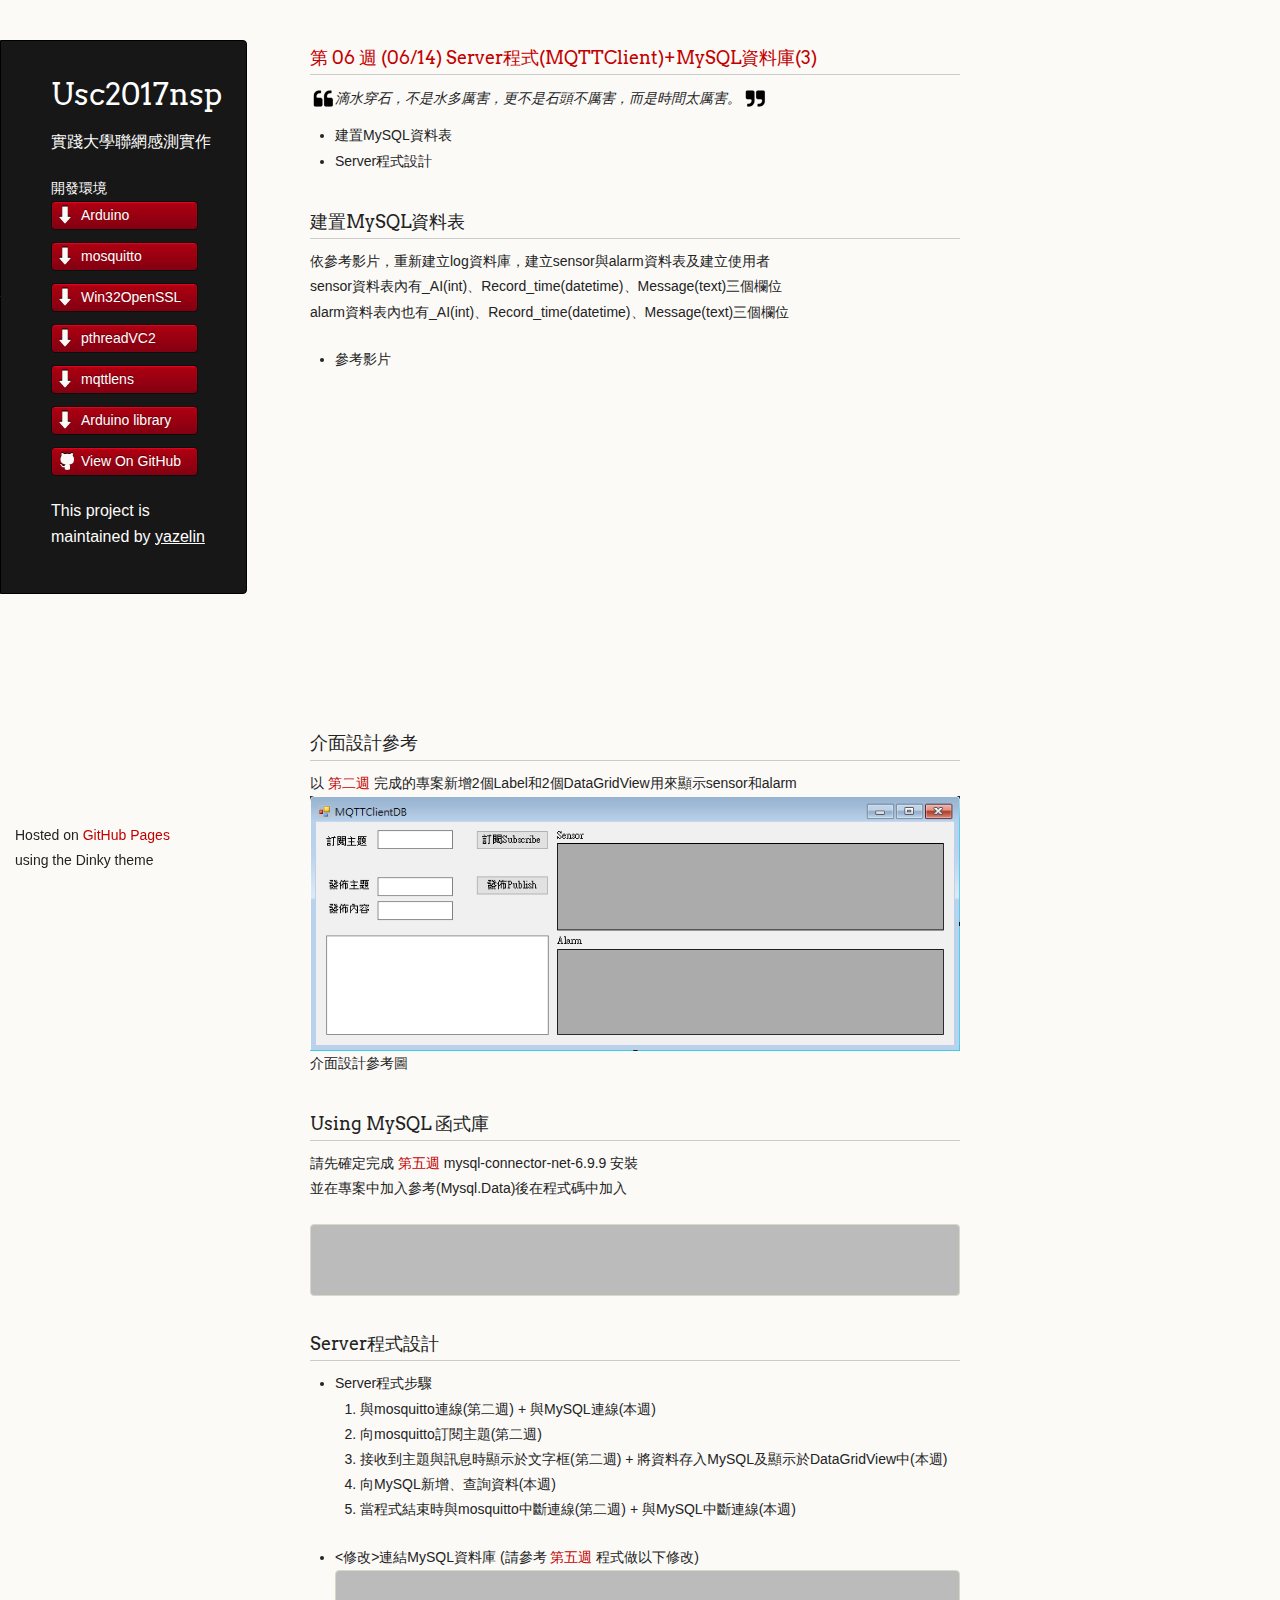
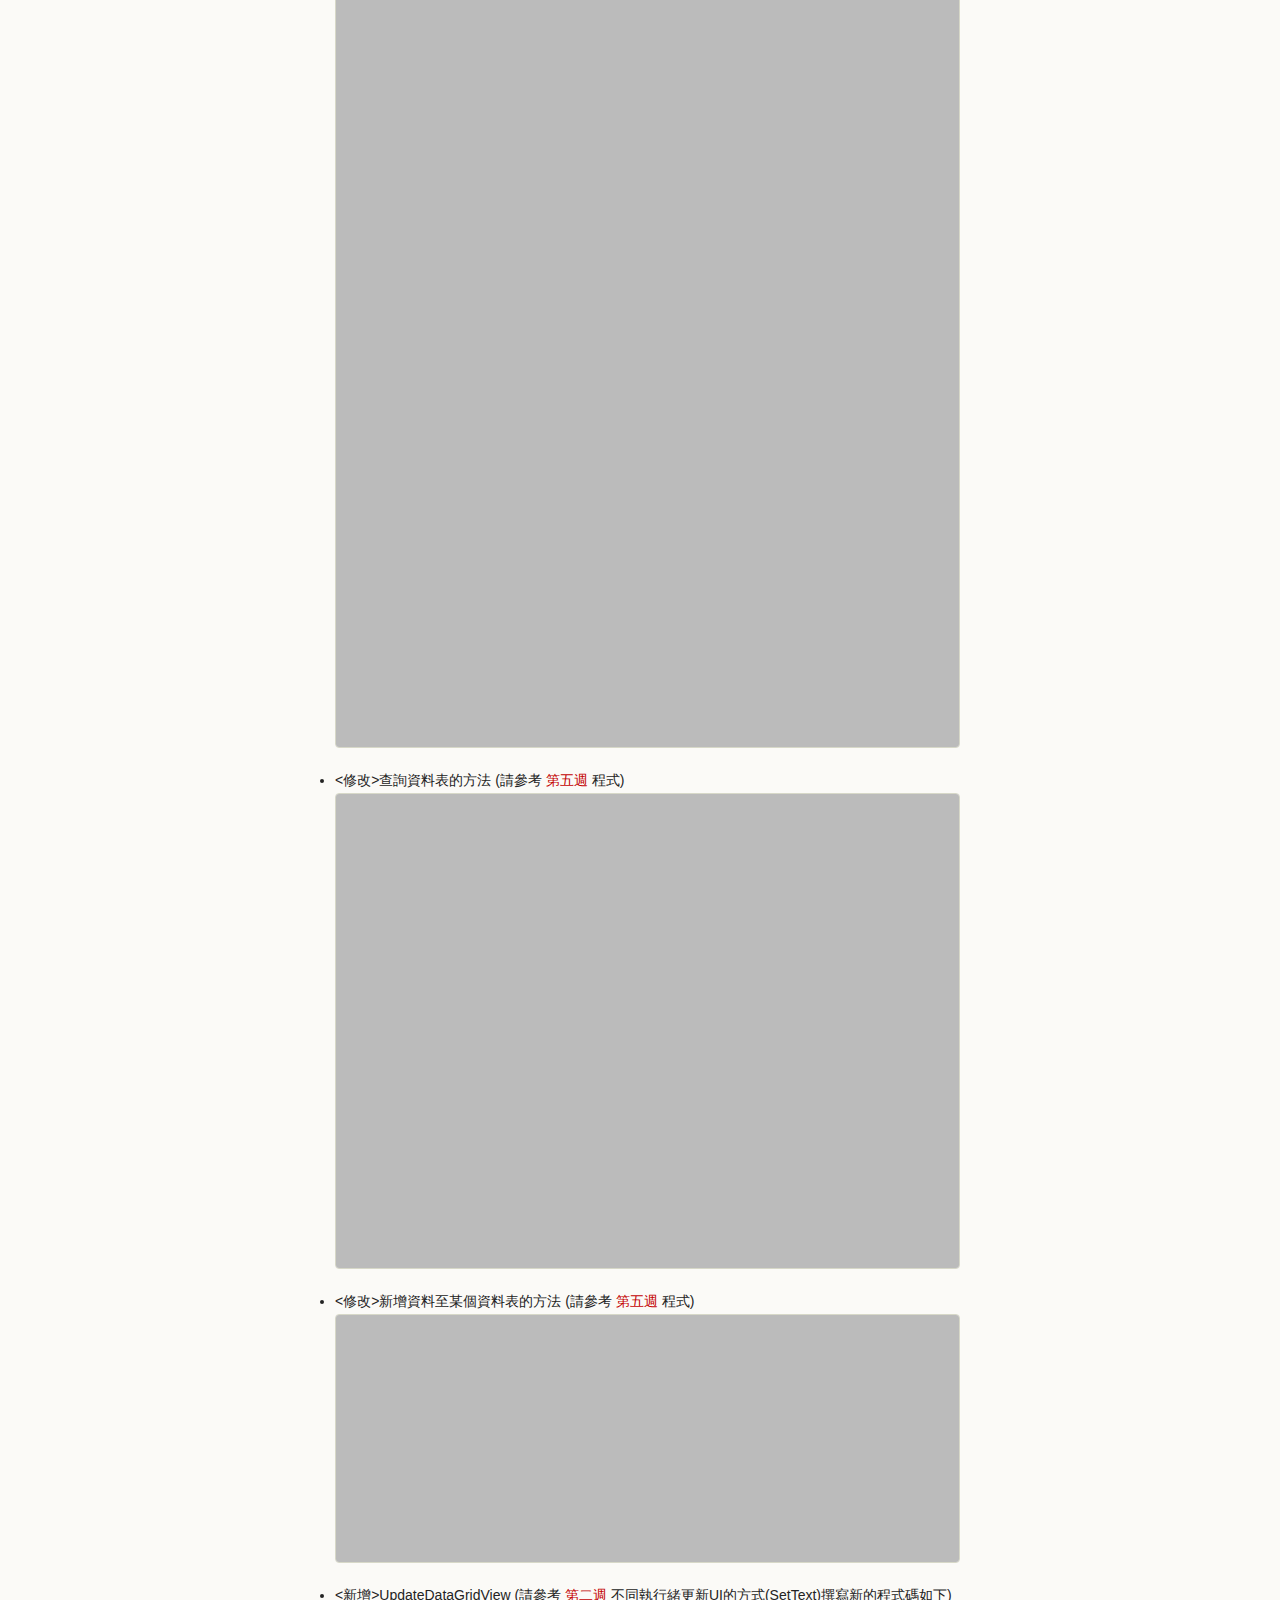
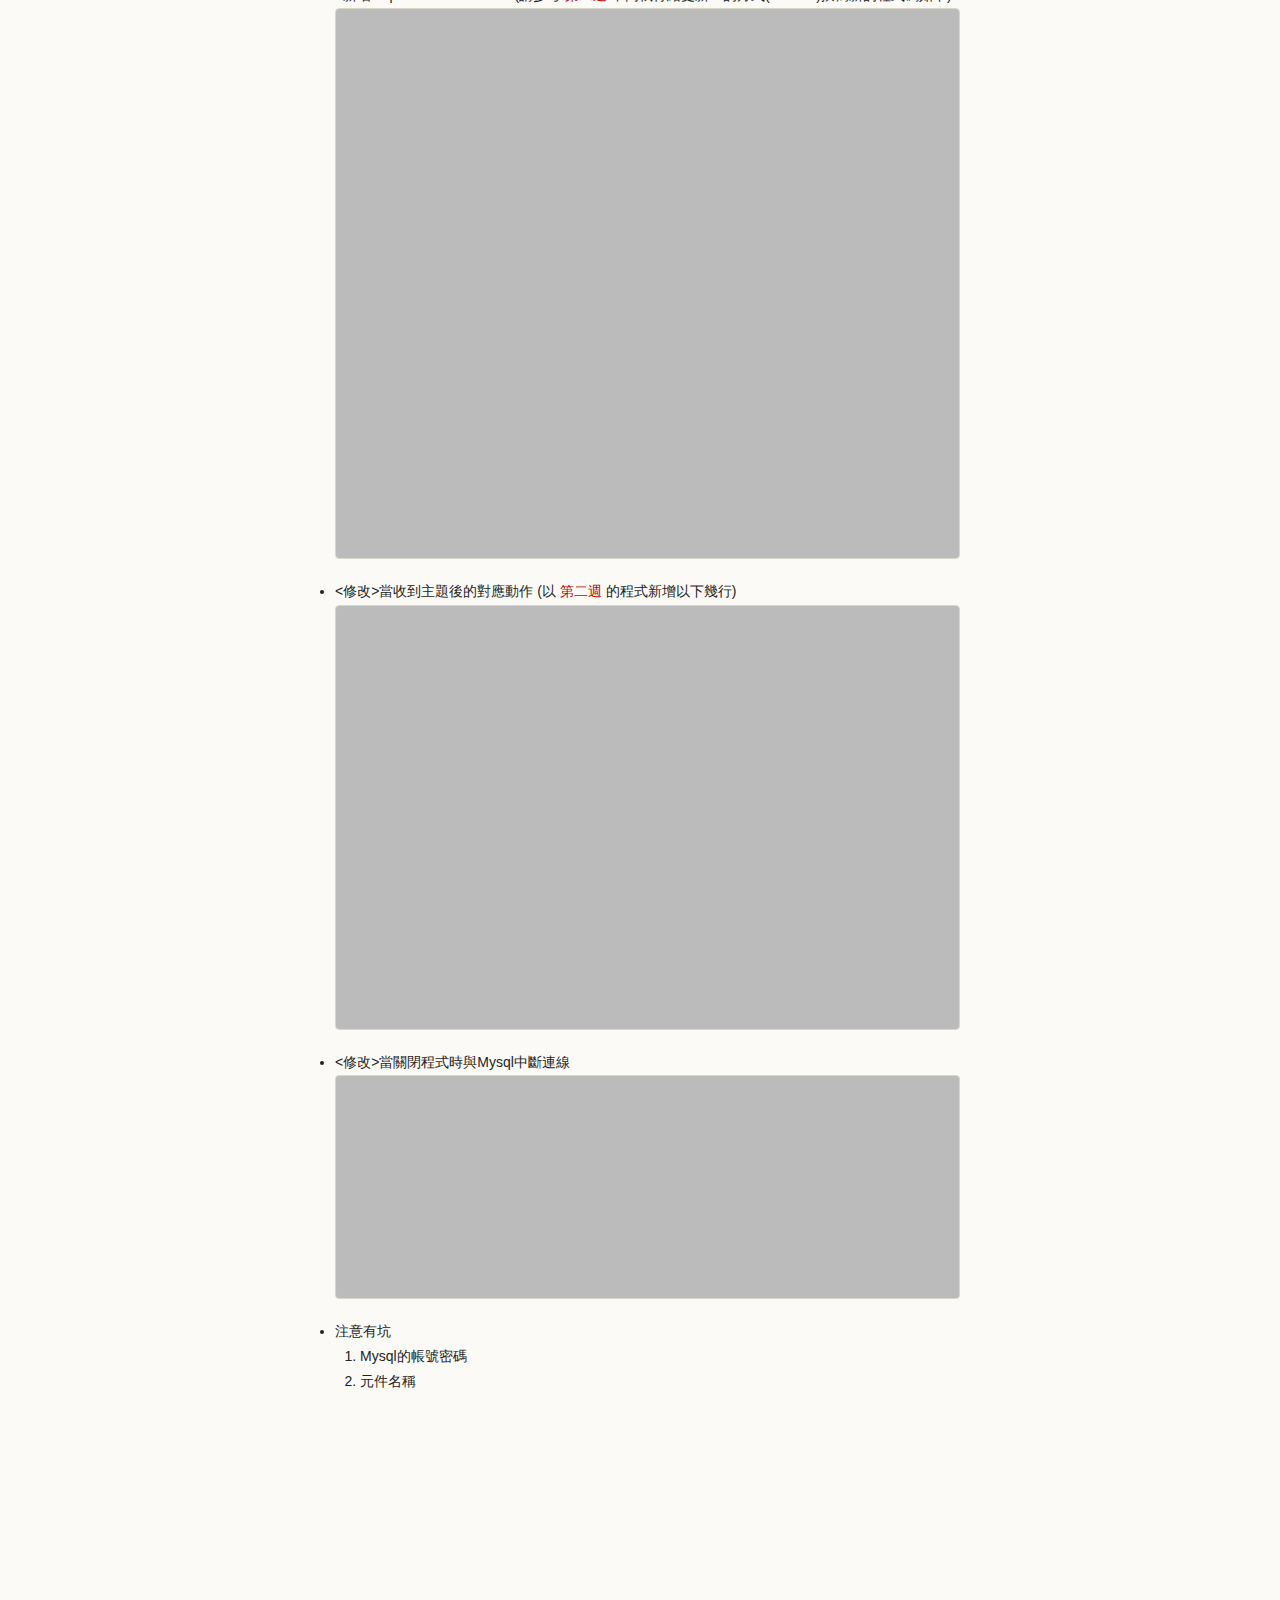
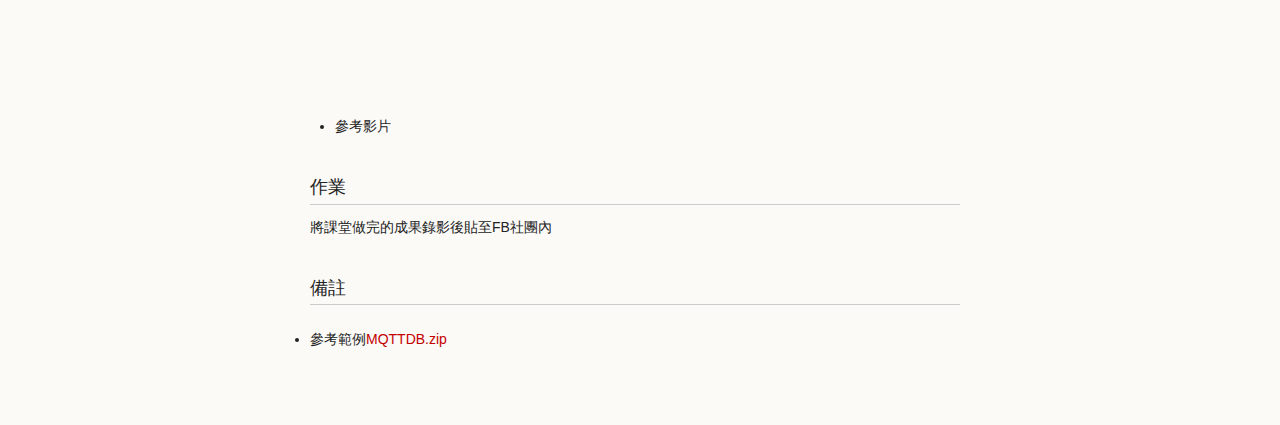
<file: week6.html>
<!doctype html>
<html>
	<head>
		<meta charset="utf-8">
		<meta http-equiv="X-UA-Compatible" content="chrome=1">
		<title>Usc2017nsp by yazelin</title>

		<link rel="stylesheet" href="stylesheets/styles.css">
		<link rel="stylesheet" href="stylesheets/github-light.css">
		<script src="javascripts/scale.fix.js"></script>
		
		<link rel="stylesheet" type="text/css" href="stylesheets/monokai.css" media="screen">
		<script src="javascripts/rainbow-custom.min.js"></script>
		<script src="javascripts/csharp.js"></script>

		<link rel="stylesheet" href="stylesheets/usc2017nsp.css">
		<meta name="viewport" content="width=device-width, initial-scale=1, user-scalable=no">
		<!--[if lt IE 9]>
		<script src="//html5shiv.googlecode.com/svn/trunk/html5.js"></script>
		<![endif]-->
	</head>
	<body>
		<div class="wrapper">
			<header>
				<h1 class="header"><a href="./index.html">Usc2017nsp</a></h1>
				<p class="header">實踐大學聯網感測實作</p>
				開發環境
				<ul>
					<li class="download"><a class="buttons" href="https://www.arduino.cc/en/main/software">Arduino</a></li>
					<li class="download"><a class="buttons" href="http://www.eclipse.org/downloads/download.php?file=/mosquitto/binary/win32/mosquitto-1.4.11-install-win32.exe">mosquitto</a></li>
					<li class="download"><a class="buttons" href="http://slproweb.com/download/Win32OpenSSL_Light-1_0_2k.exe">Win32OpenSSL</a></li>
					<li class="download"><a class="buttons" href="ftp://sources.redhat.com/pub/pthreads-win32/dll-latest/dll/x86/pthreadVC2.dll">pthreadVC2</a></li>
					<li class="download"><a class="buttons" href="https://chrome.google.com/webstore/detail/mqttlens/hemojaaeigabkbcookmlgmdigohjobjm?hl=zh-TW">mqttlens</a></li>
					<li class="download"><a class="buttons" href="./share/library.zip">Arduino library</a></li>
					
					<li><a class="buttons github" href="https://github.com/yazelin/usc2017nsp">View On GitHub</a></li>
				</ul>

				<p class="header">This project is maintained by <a class="header name" href="https://github.com/yazelin">yazelin</a></p>
				
			</header>
			<section>
				<h3><a href="./week6.html">第 06 週 (06/14) Server程式(MQTTClient)+MySQL資料庫(3)</a></h3>
					<blockquote class="blockquote">
					滴水穿石，不是水多厲害，更不是石頭不厲害，而是時間太厲害。
					</blockquote>				
				<ul>
					<li>建置MySQL資料表</li>
					<li>Server程式設計</li>
				</ul>
				<h3>建置MySQL資料表</h3>
					<p>依參考影片，重新建立log資料庫，建立sensor與alarm資料表及建立使用者<br>
					sensor資料表內有_AI(int)、Record_time(datetime)、Message(text)三個欄位<br>
					alarm資料表內也有_AI(int)、Record_time(datetime)、Message(text)三個欄位</p>
				<ul>
					<li>參考影片<br/>
						<iframe width="560" height="315" src="https://www.youtube.com/embed/4asZkGUBS74?list=PLYLTPJkULAAbEhyG4vmFtshd7Dat9NOBU" frameborder="0" allowfullscreen></iframe>
					</li>
				</ul>
				
				<h3>介面設計參考</h3>
				<p>
				以 <a href="./week2.html">第二週</a> 完成的專案新增2個Label和2個DataGridView用來顯示sensor和alarm
				<img src="./images/MQTTClient_Connection_MySQL.png"><br/>
				介面設計參考圖
				</p>
				<h3>Using MySQL 函式庫</h3>				
				<p>請先確定完成 <a href="./week5.html">第五週</a> mysql-connector-net-6.9.9 安裝<br/>並在專案中加入參考(Mysql.Data)後在程式碼中加入</p>
<pre><code data-language="csharp">// including the MySQL Library
using MySql.Data.MySqlClient;
</code></pre>
				
				<h3>Server程式設計</h3>
				<ul>
					<li>Server程式步驟
						<ol>
							<li>與mosquitto連線(第二週) + 與MySQL連線(本週)</li>
							<li>向mosquitto訂閱主題(第二週)</li>
							<li>接收到主題與訊息時顯示於文字框(第二週) + 將資料存入MySQL及顯示於DataGridView中(本週)</li>
							<li>向MySQL新增、查詢資料(本週)</li>
							<li>當程式結束時與mosquitto中斷連線(第二週) + 與MySQL中斷連線(本週)</li>
						</ol>
					</li>
					<li><修改>連結MySQL資料庫 (請參考 <a href="./week5.html">第五週</a> 程式做以下修改)<br/>
<pre><code data-language="csharp">//在public partial class Form1 : Form { } 中加入下面2個宣告
delegate void UpdateDataGridViewCallback(string topic, string msg);//用來更新新增至MySQL的Callback

//連線參數   (請依實際Mysql設定自行修改)
//資料來源:本機localhost
//port:3306
//選擇某個資料庫:log
//使用者名稱:loguser，密碼：123
//建立MySQL連結參數
MySqlConnection connection = new MySqlConnection("datasource=localhost;port=3306;Initial Catalog='log';username=loguser;password=123");

//當視窗載入時觸發
private void Form1_Load(object sender, EventArgs e)
{
	client = new MqttClient("localhost");
	client.MqttMsgPublishReceived += client_MqttMsgPublishReceived;
	clientId = Guid.NewGuid().ToString();
	client.Connect(clientId);

	//===NEW=== 
	connection.Open(); //與MySQL建立連線並使用log資料庫

	SelectMySQL(connection, "sensor", dataGridView_sensor);// 查詢(log資料庫內的)sensor資料表
	SelectMySQL(connection, "alarm", dataGridView_alarm);// 查詢(log資料庫內的)alarm資料表

	//訂閱訊息主題與異常紀錄主題(在Load時就訂閱所以不必再用輸入文字框來訂閱(Sensor、Alarm)主題)
	client.Subscribe(new string[] { "Sensor", "Alarm" }, new byte[] { 0, 0 });   // we need arrays as parameters because we can subscribe to different topics with one call
	SetText("");//先將RecText.TextBox清空
	//===NEW===
}</code></pre>
					</li><li><修改>查詢資料表的方法 (請參考 <a href="./week5.html">第五週</a> 程式)<br/>
<pre><code data-language="csharp">//查詢某一個資料表的方法
private void SelectMySQL(MySqlConnection connection, string tablename, DataGridView datagrid)
{
	//從 MYSQL 中查詢資料並於 dataGridView 中顯示 

	//查詢資料表的select語法
	string sql = "SELECT * FROM " + tablename + " ORDER BY _AI DESC LIMIT 5";
	//在記憶體建立新的table空白表格
	DataTable table = new DataTable();
	//MySqlDataAdapter類別用connection去查詢MySQL的資料
	MySqlDataAdapter adapter = new MySqlDataAdapter(sql, connection);
	//查詢後的adapter填入table
	adapter.Fill(table);
	//table顯示在dataGridView的DataSource
	datagrid.DataSource = table;
	//dataGridView欄位依照內容長短調整欄寬
	datagrid.AutoSizeColumnsMode = DataGridViewAutoSizeColumnsMode.Fill;
}</code></pre>
					</li><li><修改>新增資料至某個資料表的方法 (請參考 <a href="./week5.html">第五週</a> 程式)<br/>
<pre><code data-language="csharp">//新增Message資料至某個資料表的方法
private void Insert(MySqlConnection connection, string tablename, string message)
{
	String Record_time;//紀錄資料加入的時間
	Record_time = String.Format("{0:yyyy/MM/dd HH:mm:ss}", DateTime.Now);
	string sql = "INSERT INTO " + tablename + "(Record_time,Message) VALUES('" + Record_time + "','" + message + "')";
	MySqlCommand command = new MySqlCommand(sql, connection);
	command.ExecuteNonQuery();//執行SQL
}
</code></pre>
					</li>
					<li><新增>UpdateDataGridView (請參考 <a href="./week2.html">第二週</a> 不同執行緒更新UI的方式(SetText)撰寫新的程式碼如下)				
<pre><code data-language="csharp">//當兩個不同執行緒上需要更新數值(UI執行緒)時的處理
private void UpdateDataGridView(string topic, string message)
{
	// we need this construction because the receiving code in the library and the UI with DataGridView run on different threads
	if (this.InvokeRequired)
	{
		//如果需要Invoke
		//設定CallBack,Invoke
		UpdateDataGridViewCallback d = new UpdateDataGridViewCallback(UpdateDataGridView);
		this.Invoke(d, new object[] { topic, message });
	}
	else
	{
		//若不需要Invoke直接新增至MySQL
		//新增資料至主題對應的資料表
		Insert(connection, topic, message);

		//查詢主題對應的資料表
		SelectMySQL(connection, topic, (DataGridView)this.Controls.Find("dataGridView_"+topic, true)[0]);
	}
}
</code></pre>
					</li>
					<li><修改>當收到主題後的對應動作 (以 <a href="./week2.html">第二週</a> 的程式新增以下幾行)<br/>
<pre><code data-language="csharp">// this code runs when a message was received
void client_MqttMsgPublishReceived(object sender, MqttMsgPublishEventArgs e)
{
	string ReceivedMessage = Encoding.UTF8.GetString(e.Message);

	// we need this construction because the receiving code in the library and the UI with textbox run on different threads
	SetText(ReceivedMessage);

	//===NEW===
	string ReceivedTopic = e.Topic.ToLower();//收到的主題轉成小寫
	// we need this construction because the receiving code in the library and the UI with DataGridView run on different threads
	//將主題與訊息寫進datagridview框內，但因為MQTT接收的執行緒與UI執行緒不同，我們需要呼叫自訂的UpdateDataGridView函式做些處理
	UpdateDataGridView(ReceivedTopic, ReceivedMessage);
	//===NEW===

}
</code></pre>
					</li>
					
					<li><修改>當關閉程式時與Mysql中斷連線
<pre><code data-language="csharp">//當視窗關閉時
private void Form1_FormClosing(object sender, FormClosingEventArgs e)
{
	client.Disconnect();//與MQTTServer(mosquitto) 中斷連線
	//===NEW===
	connection.Close(); //與MySQL 中斷連線
	//===NEW===
}</code></pre>
				</li>
				<li>注意有坑
					<ol>
						<li>Mysql的帳號密碼</li>
						<li>元件名稱</li>
					</ol>
				</li>
				<li>參考影片
					<iframe width="560" height="315" src="https://www.youtube.com/embed/q7ZzyLpqX5g?list=PLYLTPJkULAAbEhyG4vmFtshd7Dat9NOBU" frameborder="0" allowfullscreen></iframe>
				</li>
				</ul>
			
				
				<h3>作業</h3>
				<p>將課堂做完的成果錄影後貼至FB社團內</p>
				<h3>備註 </h3>
				<p>
					<li>參考範例<a href="./share/MQTTDB.zip">MQTTDB.zip</a></li>
				</p>
			</section>
			<footer>
				<p><small>Hosted on <a href="https://pages.github.com">GitHub Pages</a> using the Dinky theme</small></ul>
			</footer>
		</div>
		<!--[if !IE]><script>fixScale(document);</script><![endif]-->
			
	</body>
</html>
</file>
<file: stylesheets/github-light.css>
/*
   Copyright 2014 GitHub Inc.

   Licensed under the Apache License, Version 2.0 (the "License");
   you may not use this file except in compliance with the License.
   You may obtain a copy of the License at

       http://www.apache.org/licenses/LICENSE-2.0

   Unless required by applicable law or agreed to in writing, software
   distributed under the License is distributed on an "AS IS" BASIS,
   WITHOUT WARRANTIES OR CONDITIONS OF ANY KIND, either express or implied.
   See the License for the specific language governing permissions and
   limitations under the License.

*/

.pl-c /* comment */ {
  color: #969896;
}

.pl-c1      /* constant, markup.raw, meta.diff.header, meta.module-reference, meta.property-name, support, support.constant, support.variable, variable.other.constant */,
.pl-s .pl-v /* string variable */ {
  color: #0086b3;
}

.pl-e  /* entity */,
.pl-en /* entity.name */ {
  color: #795da3;
}

.pl-s .pl-s1 /* string source */,
.pl-smi      /* storage.modifier.import, storage.modifier.package, storage.type.java, variable.other, variable.parameter.function */ {
  color: #333;
}

.pl-ent /* entity.name.tag */ {
  color: #63a35c;
}

.pl-k /* keyword, storage, storage.type */ {
  color: #a71d5d;
}

.pl-pds              /* punctuation.definition.string, string.regexp.character-class */,
.pl-s                /* string */,
.pl-s .pl-pse .pl-s1 /* string punctuation.section.embedded source */,
.pl-sr               /* string.regexp */,
.pl-sr .pl-cce       /* string.regexp constant.character.escape */,
.pl-sr .pl-sra       /* string.regexp string.regexp.arbitrary-repitition */,
.pl-sr .pl-sre       /* string.regexp source.ruby.embedded */ {
  color: #183691;
}

.pl-v /* variable */ {
  color: #ed6a43;
}

.pl-id /* invalid.deprecated */ {
  color: #b52a1d;
}

.pl-ii /* invalid.illegal */ {
  background-color: #b52a1d;
  color: #f8f8f8;
}

.pl-sr .pl-cce /* string.regexp constant.character.escape */ {
  color: #63a35c;
  font-weight: bold;
}

.pl-ml /* markup.list */ {
  color: #693a17;
}

.pl-mh        /* markup.heading */,
.pl-mh .pl-en /* markup.heading entity.name */,
.pl-ms        /* meta.separator */ {
  color: #1d3e81;
  font-weight: bold;
}

.pl-mq /* markup.quote */ {
  color: #008080;
}

.pl-mi /* markup.italic */ {
  color: #333;
  font-style: italic;
}

.pl-mb /* markup.bold */ {
  color: #333;
  font-weight: bold;
}

.pl-md /* markup.deleted, meta.diff.header.from-file */ {
  background-color: #ffecec;
  color: #bd2c00;
}

.pl-mi1 /* markup.inserted, meta.diff.header.to-file */ {
  background-color: #eaffea;
  color: #55a532;
}

.pl-mdr /* meta.diff.range */ {
  color: #795da3;
  font-weight: bold;
}

.pl-mo /* meta.output */ {
  color: #1d3e81;
}
</file>
<file: stylesheets/usc2017nsp.css>
pre{
	background-color:#bbb;
}
.blockquote{
	font-family: Microsoft JhengHei;
	display:block;
	padding-left:25px;
	padding-right:50px;
	line-height:24px;
	margin-bottom:12px;
	margin-top:12px;
}
.blockquote::before {
	content:"";
	background-image:url("../images/lq.png");
	background-image:url("../images/slq.png");
	height: 48px;
	width: 48px;
	height: 24px;
	width: 24px;
	position: absolute;
	margin-left:-24px;
}
.blockquote::after {
	background-image:url("../images/rq.png");	
	background-image:url("../images/srq.png");	
    content: "";
	height: 48px;
	width: 48px;
	height: 24px;
	width: 24px;
	position: absolute;
	margin-left:2px;
}
</file>
<file: stylesheets/monokai.css>
@keyframes fade-in{0%{opacity:0}100%{opacity:1}}@keyframes fade{10%{transform:scale(1, 1)}35%{transform:scale(1, 1.7)}40%{transform:scale(1, 1.7)}50%{opacity:1}60%{transform:scale(1, 1)}100%{transform:scale(1, 1);opacity:0}}[data-language] code,[class^="lang"] code,pre [data-language],pre [class^="lang"]{opacity:0;-ms-filter:"progid:DXImageTransform.Microsoft.Alpha(Opacity=100)";animation:50ms ease-in-out 2s forwards fade-in}[data-language] code.rainbow,[class^="lang"] code.rainbow,pre [data-language].rainbow,pre [class^="lang"].rainbow{animation-delay:0s}[data-language] code.loading,[class^="lang"] code.loading,pre [data-language].loading,pre [class^="lang"].loading{animation-play-state:paused}pre{position:relative}pre.loading .preloader div{animation-play-state:running}pre.loading .preloader div:nth-of-type(1){background:#0081f5;animation:fade 1.5s 300ms linear infinite}pre.loading .preloader div:nth-of-type(2){background:#5000f5;animation:fade 1.5s 438ms linear infinite}pre.loading .preloader div:nth-of-type(3){background:#9000f5;animation:fade 1.5s 577ms linear infinite}pre.loading .preloader div:nth-of-type(4){background:#f50419;animation:fade 1.5s 715ms linear infinite}pre.loading .preloader div:nth-of-type(5){background:#f57900;animation:fade 1.5s 853ms linear infinite}pre.loading .preloader div:nth-of-type(6){background:#f5e600;animation:fade 1.5s 992ms linear infinite}pre.loading .preloader div:nth-of-type(7){background:#00f50c;animation:fade 1.5s 1130ms linear infinite}pre .preloader{position:absolute;top:12px;left:10px}pre .preloader div{width:12px;height:12px;border-radius:4px;display:inline-block;margin-right:4px;opacity:0;animation-play-state:paused;animation-fill-mode:forwards}pre{background-color:#000;word-wrap:break-word;margin:0px;padding:10px;color:#fff;font-size:14px;margin-bottom:20px}pre,code{font-family:'Monaco', 'Menlo', courier, monospace}pre{background:#272822}pre .comment{color:#75715E}pre .constant{color:#AE81FF}pre .storage{color:#66D9EF;font-style:italic}pre .string,pre .comment.docstring{color:#E6DB74}pre .support.tag{color:#fff}pre .keyword{color:#F92672}pre .selector,pre .storage.modifier.extends{color:#F92672}pre .inherited-class{font-style:italic}pre .operator,pre .support.tag-name,pre .entity.tag{color:#F92672}pre .entity,pre .support.attribute,pre .entity.attribute{color:#A6E22E}pre .entity.name.type,pre .entity.name.struct{color:#fff}pre .support,pre *[data-language="c"] .function.call{color:#66D9EF}pre .css-property,pre .storage.function{font-style:italic}pre .variable.global,pre .variable.class,pre .variable.instance{color:#A6E22E}[data-language="html"] .support.operator,.lang-html .support.operator,.language-html .support.operator{color:#fff}[data-language="javascript"] .variable.super,.lang-javascript .variable.super,.language-javascript .variable.super{color:#66D9EF}[data-language="js"] .variable.super,.lang-js .variable.super,.language-js .variable.super{color:#66D9EF}
</file>
<file: stylesheets/styles.css>
@import url(https://fonts.googleapis.com/css?family=Arvo:400,700,400italic);

/* MeyerWeb Reset */

html, body, div, span, applet, object, iframe,
h1, h2, h3, h4, h5, h6, p, blockquote, pre,
a, abbr, acronym, address, big, cite, code,
del, dfn, em, img, ins, kbd, q, s, samp,
small, strike, strong, sub, sup, tt, var,
b, u, i, center,
dl, dt, dd, ol, ul, li,
fieldset, form, label, legend,
table, caption, tbody, tfoot, thead, tr, th, td,
article, aside, canvas, details, embed,
figure, figcaption, footer, header, hgroup,
menu, nav, output, ruby, section, summary,
time, mark, audio, video {
  margin: 0;
  padding: 0;
  border: 0;
  font: inherit;
  vertical-align: baseline;
}


/* Base text styles */

body {
  padding:10px 50px 0 0;
  font-family:"Helvetica Neue", Helvetica, Arial, sans-serif;
	font-size: 14px;
	color: #232323;
	background-color: #FBFAF7;
	margin: 0;
	line-height: 1.8em;
	-webkit-font-smoothing: antialiased;

}

h1, h2, h3, h4, h5, h6 {
  color:#232323;
  margin:36px 0 10px;
}

p, ul, ol, table, dl {
  margin:0 0 22px;
}

h1, h2, h3 {
	font-family: Arvo, Monaco, serif;
  line-height:1.3;
	font-weight: normal;
}

h1,h2, h3 {
	display: block;
	border-bottom: 1px solid #ccc;
	padding-bottom: 5px;
}

h1 {
	font-size: 30px;
}

h2 {
	font-size: 24px;
}

h3 {
	font-size: 18px;
}

h4, h5, h6 {
	font-family: Arvo, Monaco, serif;
	font-weight: 700;
}

a {
  color:#C30000;
  font-weight:200;
  text-decoration:none;
}

a:hover {
	text-decoration: underline;
}

a small {
	font-size: 12px;
}

em {
	font-style: italic;
}

strong {
  font-weight:700;
}

ul {
  list-style-position: inside;
  list-style: disc;
  padding-left: 25px;
}

ol {
  list-style-position: inside;
  list-style: decimal;
  padding-left: 25px;
}

blockquote {
  margin: 0;
  padding: 0 0 0 20px;
  font-style: italic;
}

dl, dt, dd, dl p {
	font-color: #444;
}

dl dt {
  font-weight: bold;
}

dl dd {
  padding-left: 20px;
  font-style: italic;
}

dl p {
  padding-left: 20px;
  font-style: italic;
}

hr {
  border:0;
  background:#ccc;
  height:1px;
  margin:0 0 24px;
}

/* Images */

img {
  position: relative;
  margin: 0 auto;
  max-width: 650px;
  padding: 5px;
  margin: 10px 0 32px 0;
  border: 1px solid #ccc;
}

p img {
  display: inline;
  margin: 0;
  padding: 0;
  vertical-align: middle;
  text-align: center;
  border: none;
}

/* Code blocks */

code, pre {
	font-family: Monaco, "Bitstream Vera Sans Mono", "Lucida Console", Terminal, monospace;
  color:#000;
  font-size:14px;
}

pre {
	padding: 4px 12px;
  background: #FDFEFB;
  border-radius:4px;
  border:1px solid #D7D8C8;
  overflow: auto;
  overflow-y: hidden;
	margin-bottom: 32px;
}


/* Tables */

table {
  width:100%;
}

table {
  border: 1px solid #ccc;
  margin-bottom: 32px;
  text-align: left;
 }

th {
  font-family: 'Arvo', Helvetica, Arial, sans-serif;
	font-size: 18px;
	font-weight: normal;
  padding: 10px;
  background: #232323;
  color: #FDFEFB;
 }

td {
  padding: 10px;
	background: #ccc;
 }


/* Wrapper */
.wrapper {
  width:960px;
}


/* Header */

header {
	background-color: #171717;
	color: #FDFDFB;
  width:170px;
  float:left;
  position:fixed;
	border: 1px solid #000;
	-webkit-border-top-right-radius: 4px;
	-webkit-border-bottom-right-radius: 4px;
	-moz-border-radius-topright: 4px;
	-moz-border-radius-bottomright: 4px;
	border-top-right-radius: 4px;
	border-bottom-right-radius: 4px;
	padding: 34px 25px 22px 50px;
	margin: 30px 25px 0 0;
	-webkit-font-smoothing: antialiased;
}

p.header {
	font-size: 16px;
}

h1.header {
	font-family: Arvo, sans-serif;
	font-size: 30px;
	font-weight: 300;
	line-height: 1.3em;
	border-bottom: none;
	margin-top: 0;
}


h1.header, a.header, a.name, header a{
	color: #fff;
}

a.header {
	text-decoration: underline;
}

a.name {
	white-space: nowrap;
}

header ul {
  list-style:none;
  padding:0;
}

header li {
	list-style-type: none;
  width:132px;
  height:15px;
	margin-bottom: 12px;
	line-height: 1em;
	padding: 6px 6px 6px 7px;

	background: #AF0011;
	background: -moz-linear-gradient(top, #AF0011 0%, #820011 100%);
  background: -webkit-gradient(linear, left top, left bottom, color-stop(0%,#f8f8f8), color-stop(100%,#dddddd));
  background: -webkit-linear-gradient(top, #AF0011 0%,#820011 100%);
  background: -o-linear-gradient(top, #AF0011 0%,#820011 100%);
  background: -ms-linear-gradient(top, #AF0011 0%,#820011 100%);
  background: linear-gradient(top, #AF0011 0%,#820011 100%);

	border-radius:4px;
  border:1px solid #0D0D0D;

	-webkit-box-shadow: inset 0px 1px 1px 0 rgba(233,2,38, 1);
	box-shadow: inset 0px 1px 1px 0 rgba(233,2,38, 1);

}

header li:hover {
	background: #C3001D;
	background: -moz-linear-gradient(top, #C3001D 0%, #950119 100%);
  background: -webkit-gradient(linear, left top, left bottom, color-stop(0%,#f8f8f8), color-stop(100%,#dddddd));
  background: -webkit-linear-gradient(top, #C3001D 0%,#950119 100%);
  background: -o-linear-gradient(top, #C3001D 0%,#950119 100%);
  background: -ms-linear-gradient(top, #C3001D 0%,#950119 100%);
  background: linear-gradient(top, #C3001D 0%,#950119 100%);
}

a.buttons {
	-webkit-font-smoothing: antialiased;
	background: url(../images/arrow-down.png) no-repeat;
	font-weight: normal;
	text-shadow: rgba(0, 0, 0, 0.4) 0 -1px 0;
	padding: 2px 2px 2px 22px;
	height: 30px;
}

a.github {
	background: url(../images/octocat-small.png) no-repeat 1px;
}

a.buttons:hover {
	color: #fff;
	text-decoration: none;
}


/* Section - for main page content */

section {
  width:650px;
  float:right;
  padding-bottom:50px;
}


/* Footer */

footer {
  width:170px;
  float:left;
  position:fixed;
  bottom:5px;
	padding-left: 15px;
}

@media print, screen and (max-width: 960px) {

  div.wrapper {
    width:auto;
    margin:0;
  }

  header, section, footer {
    float:none;
    position:static;
    width:auto;
  }

	footer {
		border-top: 1px solid #ccc;
		margin:0 84px 0 50px;
		padding:0;
	}

  header {
    padding-right:320px;
	padding-bottom:100px;
  }

  section {
    padding:20px 84px 20px 50px;
    margin:0 0 20px;
  }

  header a small {
    display:inline;
  }

  header ul {
    position:absolute;
    right:130px;
    top:84px;
  }
}

@media print, screen and (max-width: 720px) {
  body {
    word-wrap:break-word;
  }

  header {
    padding:10px 20px 0;
		margin-right: 0;
  }

	section {
    padding:10px 0 10px 20px;
    margin:0 0 30px;
  }

	footer {
		margin: 0 0 0 30px;
	}

  header ul, header p.view {
    position:static;
  }
}

@media print, screen and (max-width: 480px) {

  header ul li.download {
    display:none;
  }

	footer {
		margin: 0 0 0 20px;
	}

	footer a{
		display:block;
	}

}

@media print {
  body {
    padding:0.4in;
    font-size:12pt;
    color:#444;
  }
}
</file>
